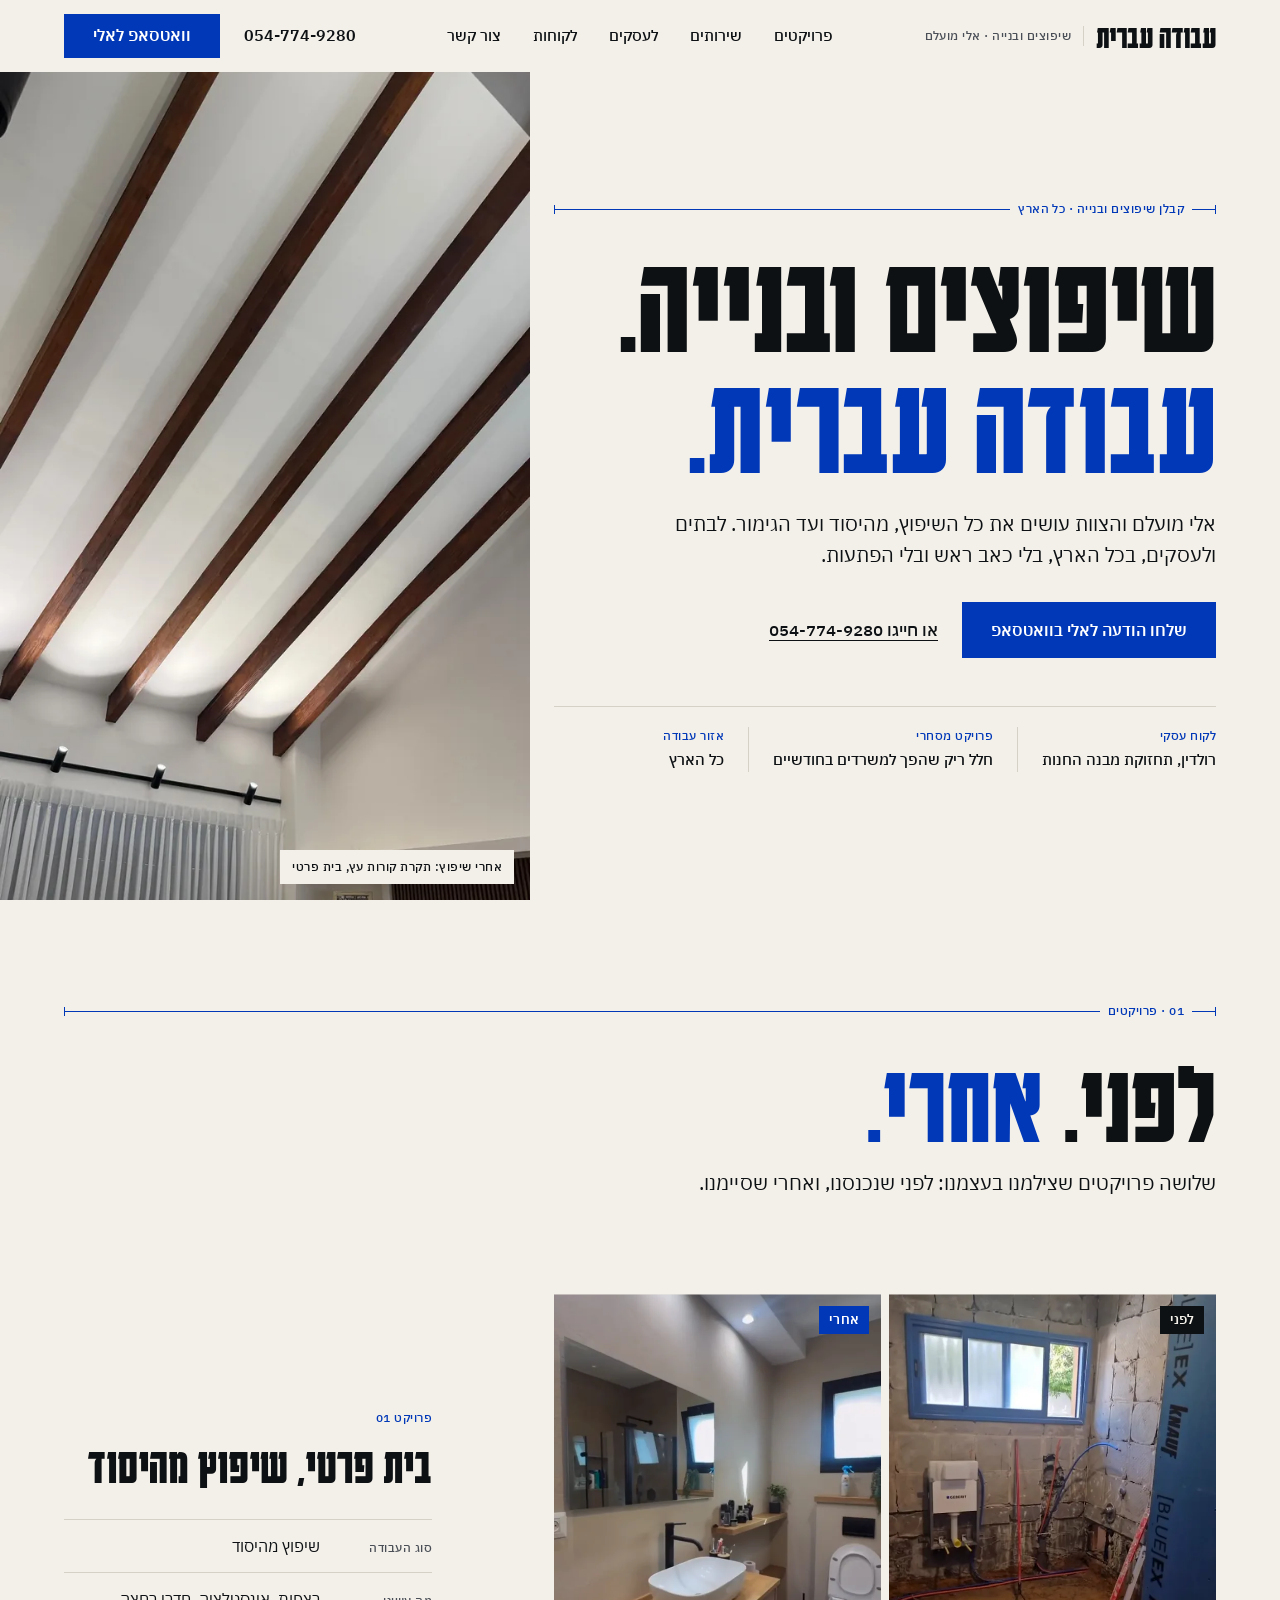
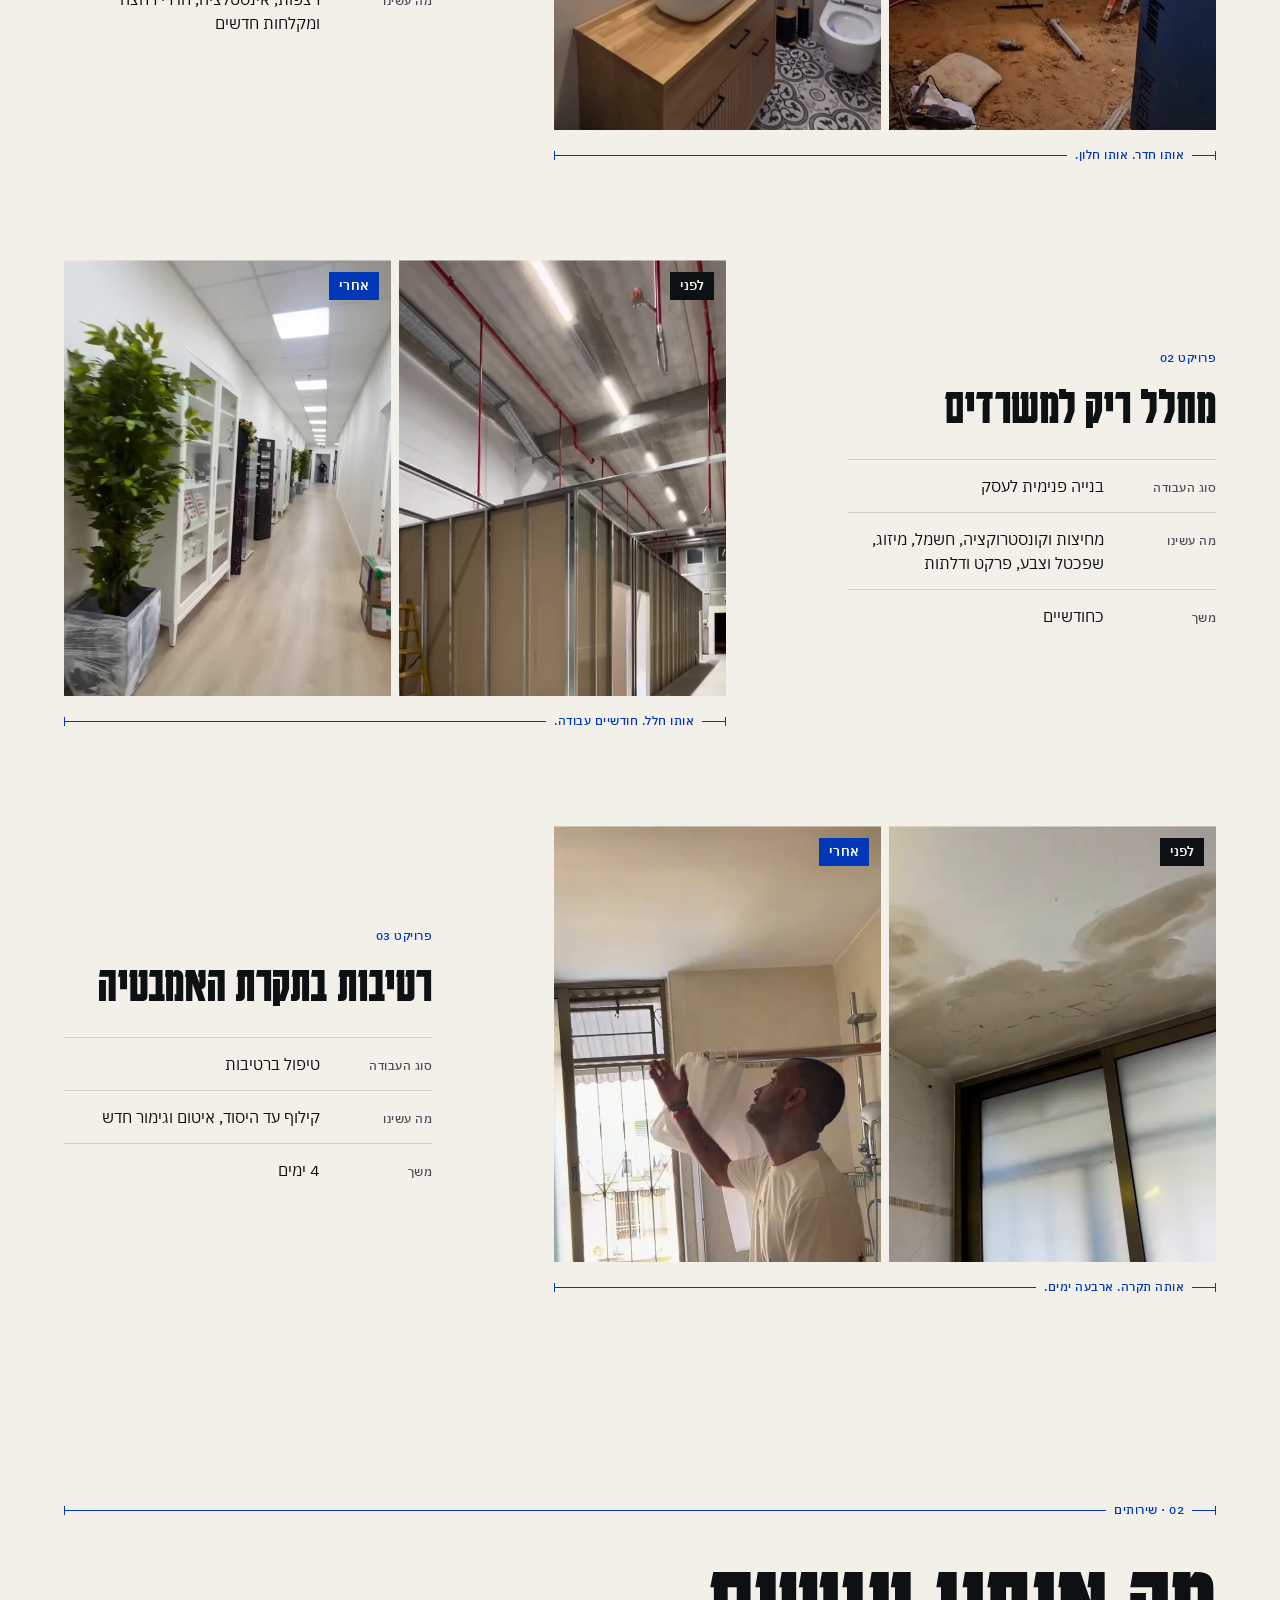
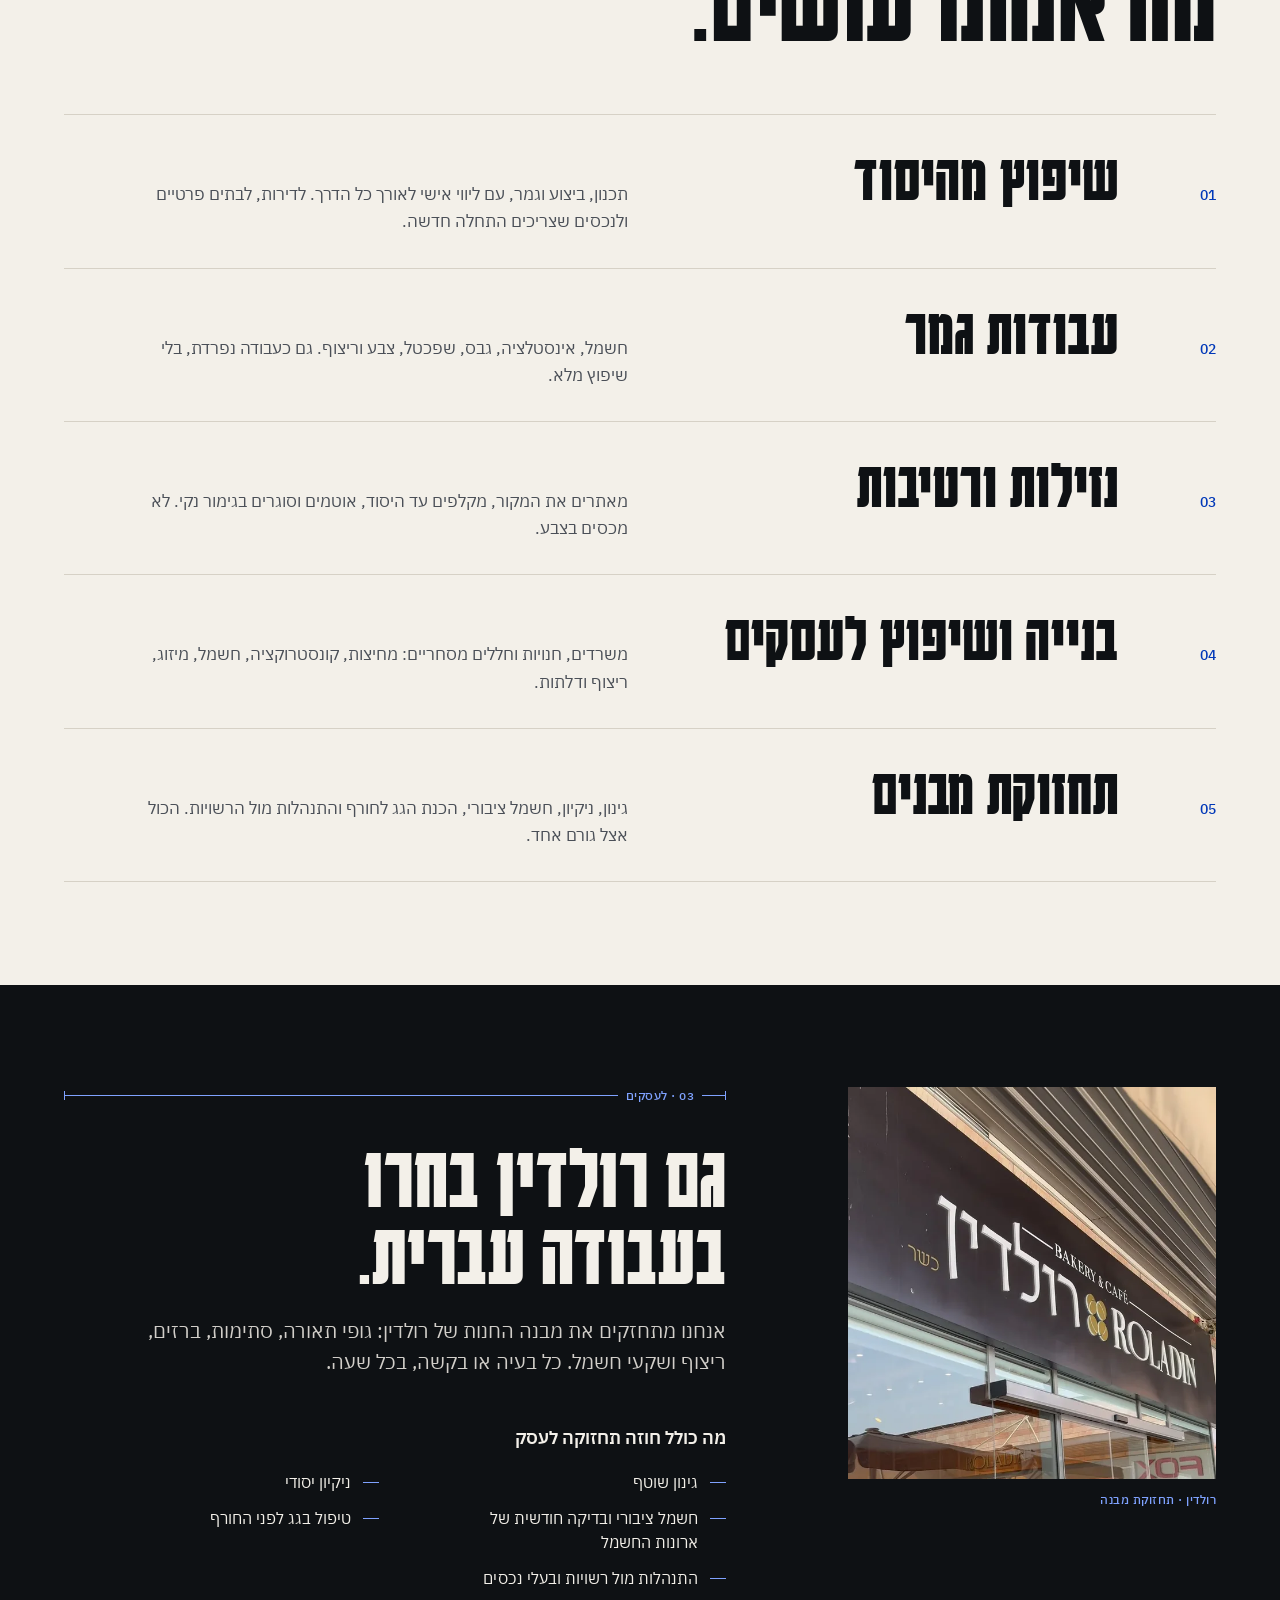
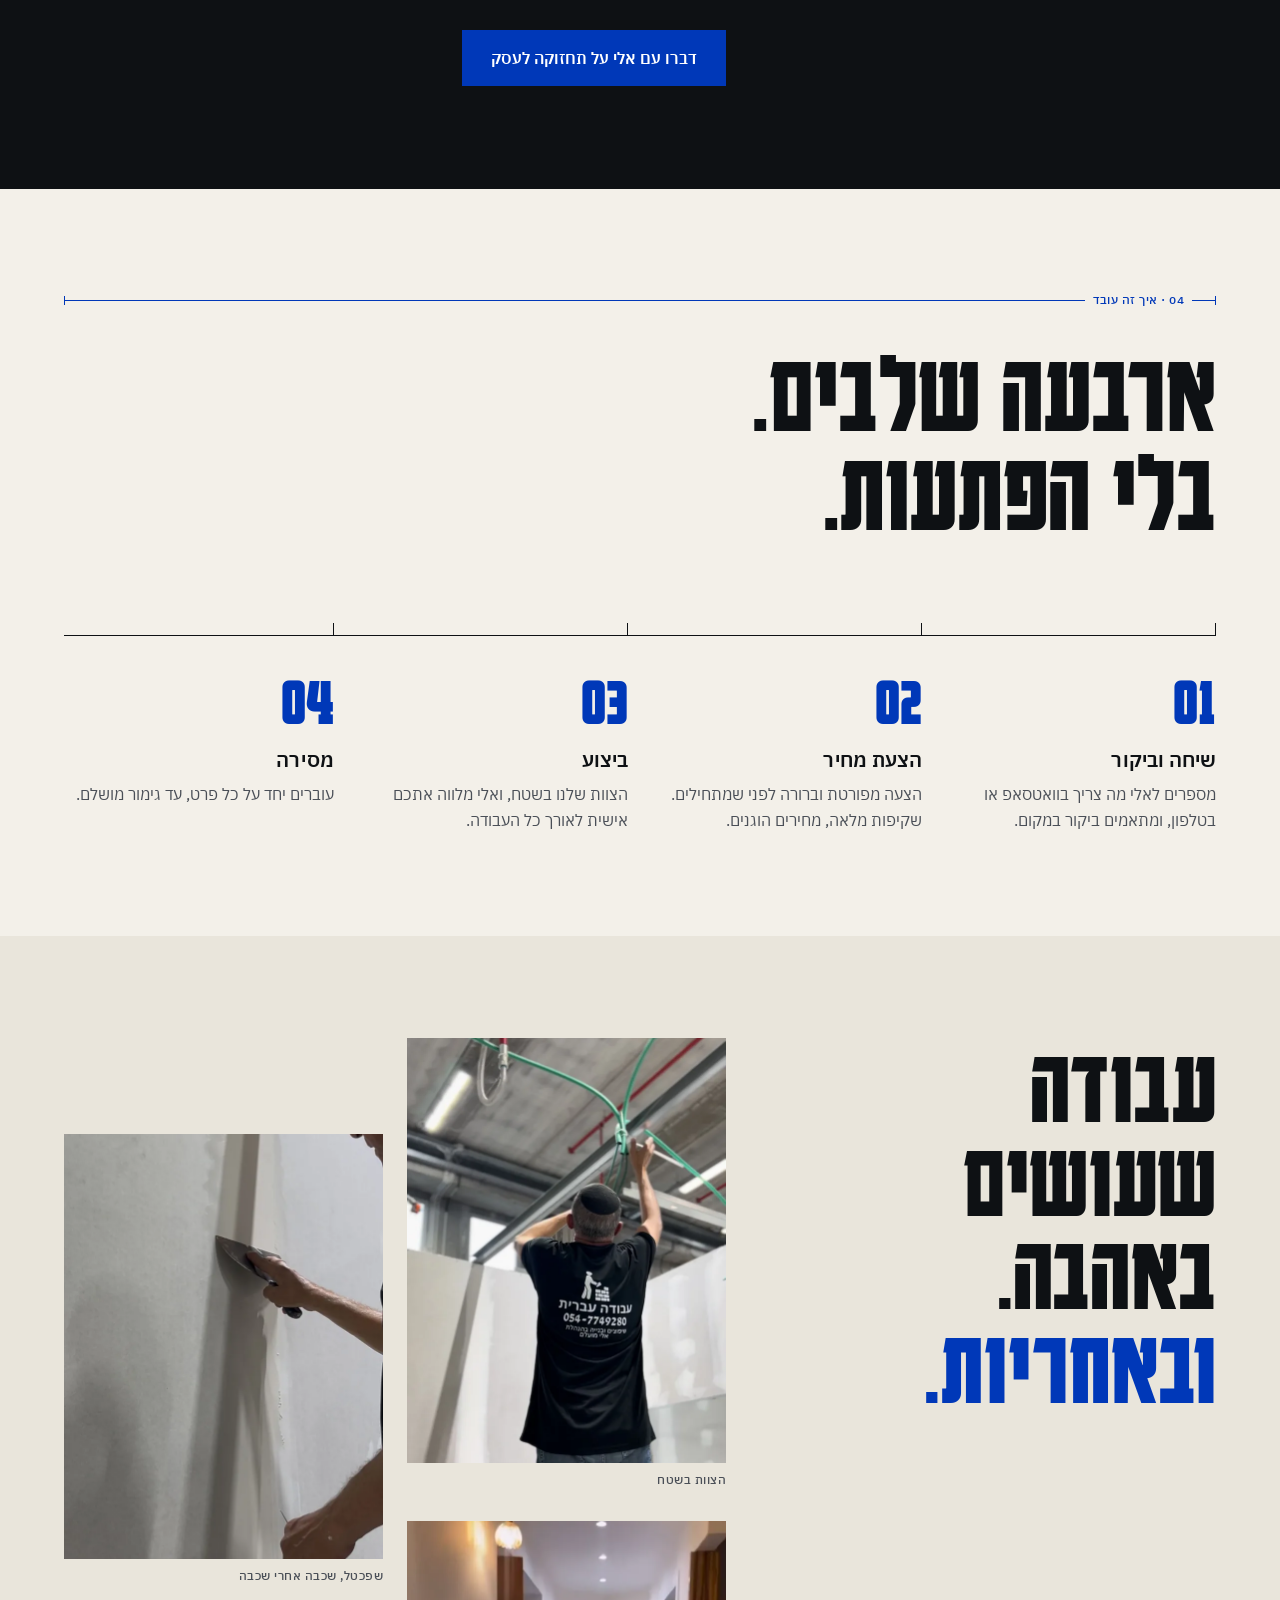
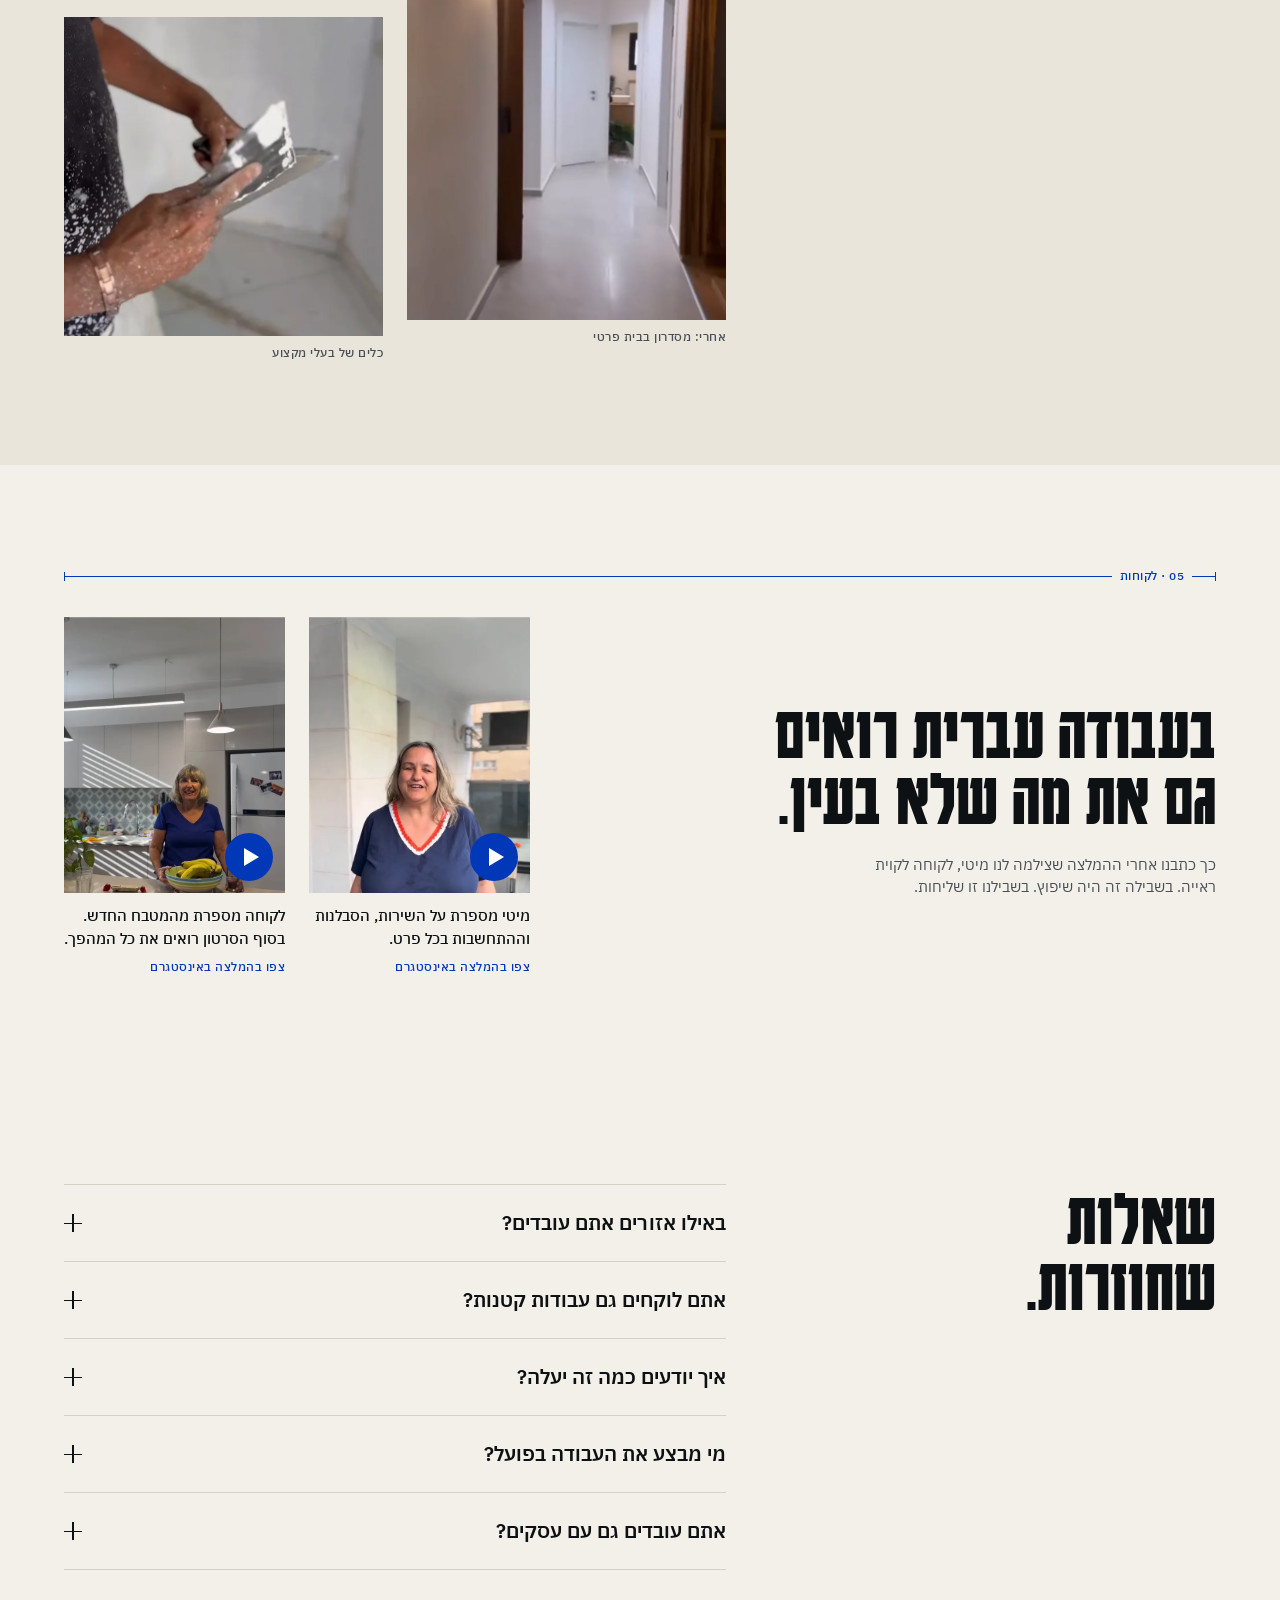
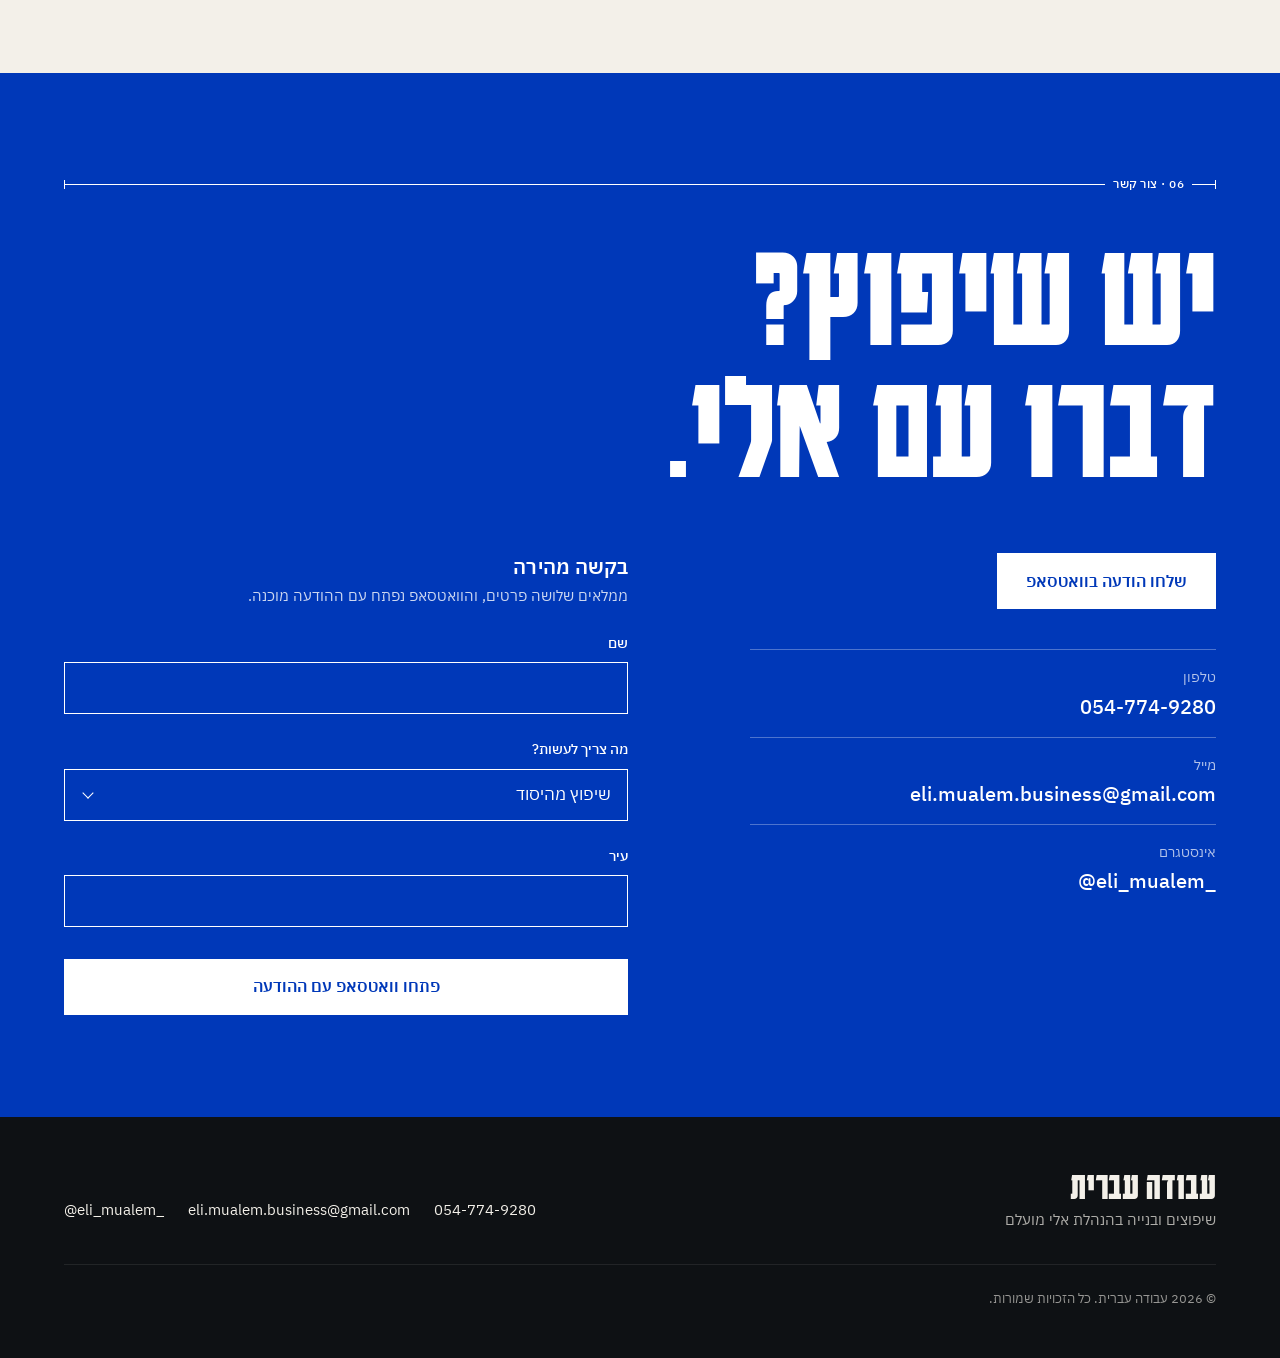
<file: sites/eli-mualem/index.html>
<!doctype html>
<html lang="he" dir="rtl">
<head>
<meta charset="utf-8">
<meta name="viewport" content="width=device-width, initial-scale=1">
<title>עבודה עברית | שיפוצים ובנייה, אלי מועלם</title>
<meta name="description" content="אלי מועלם והצוות: שיפוץ מהיסוד, עבודות גמר, טיפול ברטיבות ותחזוקת מבנים לעסקים. עבודה עברית, בכל הארץ. שלחו הודעה בוואטסאפ: 054-774-9280.">
<meta name="theme-color" content="#F3F0E9">
<meta property="og:title" content="עבודה עברית | שיפוצים ובנייה, אלי מועלם">
<meta property="og:description" content="אלי מועלם והצוות: שיפוץ מהיסוד, עבודות גמר, טיפול ברטיבות ותחזוקת מבנים לעסקים. עבודה עברית, בכל הארץ. שלחו הודעה בוואטסאפ: 054-774-9280.">
<meta property="og:type" content="website">
<meta property="og:locale" content="he_IL">
<meta property="og:image" content="assets/img/hero-beams-1200.webp">
<link rel="icon" href="data:image/svg+xml,%3Csvg xmlns='http://www.w3.org/2000/svg' viewBox='0 0 64 64'%3E%3Crect width='64' height='64' fill='%230038B8'/%3E%3Ctext x='32' y='47' font-family='Arial,Helvetica,sans-serif' font-weight='700' font-size='44' fill='%23FFFFFF' text-anchor='middle'%3E%D7%A2%3C/text%3E%3C/svg%3E">
<link rel="preload" href="assets/fonts/karantina-hebrew-700-normal.woff2" as="font" type="font/woff2" crossorigin>
<link rel="preload" href="assets/fonts/ibm-plex-sans-hebrew-hebrew-400-normal.woff2" as="font" type="font/woff2" crossorigin>
<link rel="stylesheet" href="assets/css/fonts.css">
<link rel="stylesheet" href="assets/css/styles.css">
<script>document.documentElement.classList.add('js');</script>
<script src="assets/js/main.js" defer></script>
<script type="application/ld+json">
{
  "@context": "https://schema.org",
  "@type": "GeneralContractor",
  "name": "עבודה עברית, אלי מועלם",
  "telephone": "+972-54-774-9280",
  "email": "eli.mualem.business@gmail.com",
  "areaServed": "IL",
  "sameAs": ["https://www.instagram.com/eli_mualem_/"]
}
</script>
</head>
<body>
<a class="skip-link" href="#main">דילוג לתוכן</a>

<header class="site-header" id="top">
  <div class="container site-header__inner">
    <a class="brand" href="#top">
      <span class="brand__mark">עבודה עברית</span>
      <span class="brand__rule" aria-hidden="true"></span>
      <span class="brand__desc label">שיפוצים ובנייה · אלי מועלם</span>
    </a>
    <nav class="site-nav" aria-label="ניווט ראשי">
      <ul>
        <li><a href="#projects">פרויקטים</a></li>
        <li><a href="#services">שירותים</a></li>
        <li><a href="#business">לעסקים</a></li>
        <li><a href="#customers">לקוחות</a></li>
        <li><a href="#contact">צור קשר</a></li>
      </ul>
    </nav>
    <div class="site-header__end">
      <a class="header-phone" href="tel:+972547749280"><bdi dir="ltr">054-774-9280</bdi></a>
      <a class="btn btn--primary btn--sm" href="https://wa.me/message/GBZJHR5WCKHVM1" target="_blank" rel="noopener">וואטסאפ לאלי</a>
    </div>
    <button class="menu-toggle" type="button" aria-expanded="false" aria-controls="mobile-menu">תפריט</button>
  </div>
</header>

<div class="mobile-menu" id="mobile-menu" hidden>
  <nav aria-label="ניווט במובייל">
    <ul class="mobile-menu__list">
      <li><a href="#projects">פרויקטים</a></li>
      <li><a href="#services">שירותים</a></li>
      <li><a href="#business">לעסקים</a></li>
      <li><a href="#customers">לקוחות</a></li>
      <li><a href="#contact">צור קשר</a></li>
    </ul>
  </nav>
  <div class="mobile-menu__end">
    <a class="mobile-menu__phone" href="tel:+972547749280"><bdi dir="ltr">054-774-9280</bdi></a>
    <a class="btn btn--primary btn--block" href="https://wa.me/message/GBZJHR5WCKHVM1" target="_blank" rel="noopener">וואטסאפ לאלי</a>
  </div>
</div>

<main id="main">

  <!-- 1. Hero -->
  <section class="hero" aria-labelledby="hero-title">
    <div class="container hero__grid">
      <div class="hero__text">
        <div class="dim hero__dim"><span class="dim__line"></span><span class="dim__label">קבלן שיפוצים ובנייה · כל הארץ</span></div>
        <h1 class="display hero__title" id="hero-title">
          <span class="line">שיפוצים ובנייה.</span>
          <span class="line is-blue">עבודה עברית.</span>
        </h1>
        <p class="lead hero__lead">אלי מועלם והצוות עושים את כל השיפוץ, מהיסוד ועד הגימור. לבתים ולעסקים, בכל הארץ, בלי כאב ראש ובלי הפתעות.</p>
        <div class="hero__cta">
          <a class="btn btn--primary" href="https://wa.me/message/GBZJHR5WCKHVM1" target="_blank" rel="noopener">שלחו הודעה לאלי בוואטסאפ</a>
          <a class="text-link" href="tel:+972547749280">או חייגו <bdi dir="ltr">054-774-9280</bdi></a>
        </div>
        <ul class="proof">
          <li><span class="label">לקוח עסקי</span><span class="proof__text">רולדין, תחזוקת מבנה החנות</span></li>
          <li><span class="label">פרויקט מסחרי</span><span class="proof__text">חלל ריק שהפך למשרדים בחודשיים</span></li>
          <li><span class="label">אזור עבודה</span><span class="proof__text">כל הארץ</span></li>
        </ul>
      </div>
      <figure class="hero__media">
        <img src="assets/img/hero-beams-1200.webp"
             srcset="assets/img/hero-beams-640.webp 640w, assets/img/hero-beams-1200.webp 1200w, assets/img/hero-beams-2000.webp 2000w"
             sizes="(min-width: 1024px) 42vw, 100vw"
             width="2000" height="3554" fetchpriority="high"
             alt="סלון אחרי שיפוץ: תקרה לבנה עם קורות עץ כהות">
        <figcaption class="hero__tag label">אחרי שיפוץ: תקרת קורות עץ, בית פרטי</figcaption>
      </figure>
    </div>
  </section>

  <!-- 2. Before / after -->
  <section class="section" id="projects" aria-labelledby="projects-title">
    <div class="container">
      <div class="dim"><span class="dim__line"></span><span class="dim__label">01 · פרויקטים</span></div>
      <h2 class="display h2-xl section-title" id="projects-title"><span class="line">לפני. <span class="is-blue">אחרי.</span></span></h2>
      <p class="lead section-lead section-lead--52">שלושה פרויקטים שצילמנו בעצמנו: לפני שנכנסנו, ואחרי שסיימנו.</p>

      <div class="projects">
        <article class="project">
          <div class="project__media">
            <div class="pair">
              <div class="shot wipe">
                <img src="assets/img/bath-before-720.webp" srcset="assets/img/bath-before-640.webp 640w, assets/img/bath-before-720.webp 720w" sizes="(min-width: 1024px) 380px, (min-width: 640px) 440px, calc(50vw - 24px)" width="720" height="1204" loading="lazy" decoding="async" style="object-position:center 40%" alt="חדר רחצה מפורק עד השלד לפני השיפוץ">
                <span class="shot__tag shot__tag--before">לפני</span>
              </div>
              <div class="shot wipe wipe--late">
                <img src="assets/img/vanity-720.webp" srcset="assets/img/vanity-640.webp 640w, assets/img/vanity-720.webp 720w" sizes="(min-width: 1024px) 380px, (min-width: 640px) 440px, calc(50vw - 24px)" width="720" height="1204" loading="lazy" decoding="async" style="object-position:center 55%" alt="אותו חדר רחצה אחרי: ארון עץ, כיור מונח וריצוף מצויר">
                <span class="shot__tag shot__tag--after">אחרי</span>
              </div>
            </div>
            <div class="dim project__dim"><span class="dim__line"></span><span class="dim__label">אותו חדר. אותו חלון.</span></div>
          </div>
          <div class="project__details">
            <p class="label is-blue">פרויקט 01</p>
            <h3 class="display project__title">בית פרטי, שיפוץ מהיסוד</h3>
            <dl class="specs">
              <div><dt>סוג העבודה</dt><dd>שיפוץ מהיסוד</dd></div>
              <div><dt>מה עשינו</dt><dd>רצפות, אינסטלציה, חדרי רחצה ומקלחות חדשים</dd></div>
            </dl>
          </div>
        </article>

        <article class="project project--mirror">
          <div class="project__media">
            <div class="pair">
              <div class="shot wipe">
                <img src="assets/img/office-before-720.webp" srcset="assets/img/office-before-640.webp 640w, assets/img/office-before-720.webp 720w" sizes="(min-width: 1024px) 380px, (min-width: 640px) 440px, calc(50vw - 24px)" width="720" height="768" loading="lazy" decoding="async" style="object-position:center" alt="אולם תעשייתי ריק עם שלד מחיצות גבס">
                <span class="shot__tag shot__tag--before">לפני</span>
              </div>
              <div class="shot wipe wipe--late">
                <img src="assets/img/office-after-720.webp" srcset="assets/img/office-after-640.webp 640w, assets/img/office-after-720.webp 720w" sizes="(min-width: 1024px) 380px, (min-width: 640px) 440px, calc(50vw - 24px)" width="720" height="1280" loading="lazy" decoding="async" style="object-position:center 45%" alt="מסדרון משרדים גמור עם פרקט ותאורה">
                <span class="shot__tag shot__tag--after">אחרי</span>
              </div>
            </div>
            <div class="dim project__dim"><span class="dim__line"></span><span class="dim__label">אותו חלל. חודשיים עבודה.</span></div>
          </div>
          <div class="project__details">
            <p class="label is-blue">פרויקט 02</p>
            <h3 class="display project__title">מחלל ריק למשרדים</h3>
            <dl class="specs">
              <div><dt>סוג העבודה</dt><dd>בנייה פנימית לעסק</dd></div>
              <div><dt>מה עשינו</dt><dd>מחיצות וקונסטרוקציה, חשמל, מיזוג, שפכטל וצבע, פרקט ודלתות</dd></div>
              <div><dt>משך</dt><dd>כחודשיים</dd></div>
            </dl>
          </div>
        </article>

        <article class="project">
          <div class="project__media">
            <div class="pair">
              <div class="shot wipe">
                <img src="assets/img/damp-before-720.webp" srcset="assets/img/damp-before-640.webp 640w, assets/img/damp-before-720.webp 720w" sizes="(min-width: 1024px) 380px, (min-width: 640px) 440px, calc(50vw - 24px)" width="720" height="1280" loading="lazy" decoding="async" style="object-position:center 35%" alt="כתמי רטיבות בתקרת אמבטיה">
                <span class="shot__tag shot__tag--before">לפני</span>
              </div>
              <div class="shot wipe wipe--late">
                <img src="assets/img/damp-after-720.webp" srcset="assets/img/damp-after-640.webp 640w, assets/img/damp-after-720.webp 720w" sizes="(min-width: 1024px) 380px, (min-width: 640px) 440px, calc(50vw - 24px)" width="720" height="921" loading="lazy" decoding="async" style="object-position:center 30%" alt="אותה תקרה אחרי הטיפול, נקייה וצבועה">
                <span class="shot__tag shot__tag--after">אחרי</span>
              </div>
            </div>
            <div class="dim project__dim"><span class="dim__line"></span><span class="dim__label">אותה תקרה. ארבעה ימים.</span></div>
          </div>
          <div class="project__details">
            <p class="label is-blue">פרויקט 03</p>
            <h3 class="display project__title">רטיבות בתקרת האמבטיה</h3>
            <dl class="specs">
              <div><dt>סוג העבודה</dt><dd>טיפול ברטיבות</dd></div>
              <div><dt>מה עשינו</dt><dd>קילוף עד היסוד, איטום וגימור חדש</dd></div>
              <div><dt>משך</dt><dd>4 ימים</dd></div>
            </dl>
          </div>
        </article>
      </div>
    </div>
  </section>

  <!-- 3. Services -->
  <section class="section" id="services" aria-labelledby="services-title">
    <div class="container">
      <div class="dim"><span class="dim__line"></span><span class="dim__label">02 · שירותים</span></div>
      <h2 class="display h2-xl section-title" id="services-title"><span class="line">מה אנחנו עושים.</span></h2>
      <ol class="services">
        <li class="service">
          <span class="service__num">01</span>
          <h3 class="display service__title">שיפוץ מהיסוד</h3>
          <p class="service__desc">תכנון, ביצוע וגמר, עם ליווי אישי לאורך כל הדרך. לדירות, לבתים פרטיים ולנכסים שצריכים התחלה חדשה.</p>
        </li>
        <li class="service">
          <span class="service__num">02</span>
          <h3 class="display service__title">עבודות גמר</h3>
          <p class="service__desc">חשמל, אינסטלציה, גבס, שפכטל, צבע וריצוף. גם כעבודה נפרדת, בלי שיפוץ מלא.</p>
        </li>
        <li class="service">
          <span class="service__num">03</span>
          <h3 class="display service__title">נזילות ורטיבות</h3>
          <p class="service__desc">מאתרים את המקור, מקלפים עד היסוד, אוטמים וסוגרים בגימור נקי. לא מכסים בצבע.</p>
        </li>
        <li class="service">
          <span class="service__num">04</span>
          <h3 class="display service__title">בנייה ושיפוץ לעסקים</h3>
          <p class="service__desc">משרדים, חנויות וחללים מסחריים: מחיצות, קונסטרוקציה, חשמל, מיזוג, ריצוף ודלתות.</p>
        </li>
        <li class="service">
          <span class="service__num">05</span>
          <h3 class="display service__title">תחזוקת מבנים</h3>
          <p class="service__desc">גינון, ניקיון, חשמל ציבורי, הכנת הגג לחורף והתנהלות מול הרשויות. הכול אצל גורם אחד.</p>
        </li>
      </ol>
    </div>
  </section>

  <!-- 4. For businesses -->
  <section class="section section--ink" id="business" aria-labelledby="business-title">
    <div class="container biz">
      <figure class="biz__media">
        <div class="shot shot--roladin wipe">
          <img src="assets/img/roladin-720.webp" srcset="assets/img/roladin-640.webp 640w, assets/img/roladin-720.webp 720w" sizes="(min-width: 640px) 420px, calc(100vw - 40px)" width="720" height="768" loading="lazy" decoding="async" alt="חזית חנות רולדין">
        </div>
        <figcaption class="label biz__caption">רולדין · תחזוקת מבנה</figcaption>
      </figure>
      <div class="biz__text">
        <div class="dim"><span class="dim__line"></span><span class="dim__label">03 · לעסקים</span></div>
        <h2 class="display biz__title section-title" id="business-title"><span class="line">גם רולדין בחרו</span><span class="line">בעבודה עברית.</span></h2>
        <p class="lead biz__lead">אנחנו מתחזקים את מבנה החנות של רולדין: גופי תאורה, סתימות, ברזים, ריצוף ושקעי חשמל. כל בעיה או בקשה, בכל שעה.</p>
        <div class="biz__contract">
          <h3 class="biz__h3">מה כולל חוזה תחזוקה לעסק</h3>
          <ul class="ticks">
            <li>גינון שוטף</li>
            <li>ניקיון יסודי</li>
            <li>חשמל ציבורי ובדיקה חודשית של ארונות החשמל</li>
            <li>טיפול בגג לפני החורף</li>
            <li>התנהלות מול רשויות ובעלי נכסים</li>
          </ul>
          <a class="btn btn--primary btn--on-ink biz__btn" href="https://wa.me/message/GBZJHR5WCKHVM1" target="_blank" rel="noopener">דברו עם אלי על תחזוקה לעסק</a>
        </div>
      </div>
    </div>
  </section>

  <!-- 5. Process -->
  <section class="section" aria-labelledby="process-title">
    <div class="container">
      <div class="dim"><span class="dim__line"></span><span class="dim__label">04 · איך זה עובד</span></div>
      <h2 class="display h2-xl section-title" id="process-title"><span class="line">ארבעה שלבים.</span><span class="line">בלי הפתעות.</span></h2>
      <ol class="steps">
        <li class="step">
          <span class="step__num display" aria-hidden="true">01</span>
          <h3 class="step__title">שיחה וביקור</h3>
          <p class="step__text">מספרים לאלי מה צריך בוואטסאפ או בטלפון, ומתאמים ביקור במקום.</p>
        </li>
        <li class="step">
          <span class="step__num display" aria-hidden="true">02</span>
          <h3 class="step__title">הצעת מחיר</h3>
          <p class="step__text">הצעה מפורטת וברורה לפני שמתחילים. שקיפות מלאה, מחירים הוגנים.</p>
        </li>
        <li class="step">
          <span class="step__num display" aria-hidden="true">03</span>
          <h3 class="step__title">ביצוע</h3>
          <p class="step__text">הצוות שלנו בשטח, ואלי מלווה אתכם אישית לאורך כל העבודה.</p>
        </li>
        <li class="step">
          <span class="step__num display" aria-hidden="true">04</span>
          <h3 class="step__title">מסירה</h3>
          <p class="step__text">עוברים יחד על כל פרט, עד גימור מושלם.</p>
        </li>
      </ol>
    </div>
  </section>

  <!-- 6. Craft band -->
  <section class="section section--alt" aria-labelledby="craft-title">
    <div class="container craft">
      <div class="craft__statement">
        <h2 class="display craft__title" id="craft-title"><span class="line">עבודה</span><span class="line">שעושים</span><span class="line">באהבה.</span><span class="line is-blue">ובאחריות.</span></h2>
      </div>
      <div class="collage">
        <div class="collage__col">
          <figure class="collage__item">
            <div class="shot wipe" style="aspect-ratio:3/4">
              <img src="assets/img/team-shirt-640.webp" srcset="assets/img/team-shirt-640.webp 640w, assets/img/team-shirt-1200.webp 1200w, assets/img/team-shirt-1320.webp 1320w" sizes="(min-width: 1024px) 370px, (min-width: 640px) 440px, calc(50vw - 26px)" width="1320" height="2348" loading="lazy" decoding="async" style="object-position:center 30%" alt="איש צוות בחולצת עבודה עברית מתקין תשתית בתקרה">
            </div>
            <figcaption class="label collage__cap">הצוות בשטח</figcaption>
          </figure>
          <figure class="collage__item">
            <div class="shot wipe" style="aspect-ratio:4/5">
              <img src="assets/img/hallway-720.webp" srcset="assets/img/hallway-640.webp 640w, assets/img/hallway-720.webp 720w" sizes="(min-width: 1024px) 370px, (min-width: 640px) 440px, calc(50vw - 26px)" width="720" height="1204" loading="lazy" decoding="async" alt="מסדרון בבית פרטי אחרי שיפוץ">
            </div>
            <figcaption class="label collage__cap">אחרי: מסדרון בבית פרטי</figcaption>
          </figure>
        </div>
        <div class="collage__col collage__col--offset">
          <figure class="collage__item">
            <div class="shot wipe" style="aspect-ratio:3/4">
              <img src="assets/img/craft-plaster-640.webp" srcset="assets/img/craft-plaster-640.webp 640w, assets/img/craft-plaster-1200.webp 1200w, assets/img/craft-plaster-1320.webp 1320w" sizes="(min-width: 1024px) 370px, (min-width: 640px) 440px, calc(50vw - 26px)" width="1320" height="2348" loading="lazy" decoding="async" alt="יד מורחת שפכטל על קיר">
            </div>
            <figcaption class="label collage__cap">שפכטל, שכבה אחרי שכבה</figcaption>
          </figure>
          <figure class="collage__item">
            <div class="shot wipe" style="aspect-ratio:1/1">
              <img src="assets/img/trowel-720.webp" srcset="assets/img/trowel-640.webp 640w, assets/img/trowel-720.webp 720w" sizes="(min-width: 1024px) 370px, (min-width: 640px) 440px, calc(50vw - 26px)" width="720" height="1280" loading="lazy" decoding="async" style="object-position:center 60%" alt="ידיים מחזיקות מלג׳ ומגש טיח">
            </div>
            <figcaption class="label collage__cap">כלים של בעלי מקצוע</figcaption>
          </figure>
        </div>
      </div>
    </div>
  </section>

  <!-- 7. Customers -->
  <section class="section" id="customers" aria-labelledby="customers-title">
    <div class="container">
      <div class="dim"><span class="dim__line"></span><span class="dim__label">05 · לקוחות</span></div>
      <div class="customers">
        <div class="customers__quote">
          <h2 class="display customers__title" id="customers-title">בעבודה עברית רואים גם את מה שלא בעין.</h2>
          <p class="customers__note">כך כתבנו אחרי ההמלצה שצילמה לנו מיטי, לקוחה לקוית ראייה. בשבילה זה היה שיפוץ. בשבילנו זו שליחות.</p>
        </div>
        <div class="videos">
          <a class="video" href="https://www.instagram.com/reel/DKreQvEMrpu/" target="_blank" rel="noopener">
            <span class="shot wipe video__poster">
              <img src="assets/img/testimonial-miti-720.webp" srcset="assets/img/testimonial-miti-640.webp 640w, assets/img/testimonial-miti-720.webp 720w" sizes="(min-width: 1024px) 270px, (min-width: 640px) 440px, calc(50vw - 26px)" width="720" height="806" loading="lazy" decoding="async" alt="מיטי, לקוחה, מצולמת במרפסת ביתה">
              <span class="video__play" aria-hidden="true"></span>
            </span>
            <span class="video__text">מיטי מספרת על השירות, הסבלנות וההתחשבות בכל פרט.</span>
            <span class="label video__cta">צפו בהמלצה באינסטגרם</span>
          </a>
          <a class="video" href="https://www.instagram.com/reel/DdRNa7LMDyl/" target="_blank" rel="noopener">
            <span class="shot wipe wipe--late video__poster">
              <img src="assets/img/testimonial-kitchen-720.webp" srcset="assets/img/testimonial-kitchen-640.webp 640w, assets/img/testimonial-kitchen-720.webp 720w" sizes="(min-width: 1024px) 270px, (min-width: 640px) 440px, calc(50vw - 26px)" width="720" height="896" loading="lazy" decoding="async" alt="לקוחה במטבח המשופץ שלה">
              <span class="video__play" aria-hidden="true"></span>
            </span>
            <span class="video__text">לקוחה מספרת מהמטבח החדש. בסוף הסרטון רואים את כל המהפך.</span>
            <span class="label video__cta">צפו בהמלצה באינסטגרם</span>
          </a>
        </div>
      </div>
    </div>
  </section>

  <!-- 8. FAQ -->
  <section class="section" aria-labelledby="faq-title">
    <div class="container faq">
      <h2 class="display faq__title" id="faq-title"><span class="line">שאלות</span><span class="line">שחוזרות.</span></h2>
      <div class="faq__list">
        <details>
          <summary><span>באילו אזורים אתם עובדים?</span><span class="faq__plus" aria-hidden="true"></span></summary>
          <p>בכל הארץ. שלחו הודעה עם המיקום וסוג העבודה, ואלי יחזור אליכם.</p>
        </details>
        <details>
          <summary><span>אתם לוקחים גם עבודות קטנות?</span><span class="faq__plus" aria-hidden="true"></span></summary>
          <p>כן. מתיקון נזילה או צביעה ועד שיפוץ מהיסוד.</p>
        </details>
        <details>
          <summary><span>איך יודעים כמה זה יעלה?</span><span class="faq__plus" aria-hidden="true"></span></summary>
          <p>מקבלים הצעת מחיר מפורטת וברורה לפני שמתחילים. שקיפות מלאה ומחירים הוגנים, בלי הפתעות באמצע.</p>
        </details>
        <details>
          <summary><span>מי מבצע את העבודה בפועל?</span><span class="faq__plus" aria-hidden="true"></span></summary>
          <p>הצוות של עבודה עברית, בהנהלת אלי מועלם. אלי מלווה כל פרויקט אישית.</p>
        </details>
        <details>
          <summary><span>אתם עובדים גם עם עסקים?</span><span class="faq__plus" aria-hidden="true"></span></summary>
          <p>כן. בנייה ושיפוץ של משרדים וחנויות, וגם חוזי תחזוקה שוטפת למבנים מסחריים.</p>
        </details>
      </div>
    </div>
  </section>

  <!-- 9. Contact -->
  <section class="section section--blue" id="contact" aria-labelledby="contact-title">
    <div class="container">
      <div class="dim"><span class="dim__line"></span><span class="dim__label">06 · צור קשר</span></div>
      <h2 class="display contact__title section-title" id="contact-title"><span class="line">יש שיפוץ?</span><span class="line">דברו עם אלי.</span></h2>
      <div class="contact">
        <div class="contact__direct">
          <a class="btn btn--white" href="https://wa.me/message/GBZJHR5WCKHVM1" target="_blank" rel="noopener">שלחו הודעה בוואטסאפ</a>
          <ul class="contact__rows">
            <li><span class="contact__label">טלפון</span><a class="contact__value" href="tel:+972547749280"><bdi dir="ltr">054-774-9280</bdi></a></li>
            <li><span class="contact__label">מייל</span><a class="contact__value" href="mailto:eli.mualem.business@gmail.com"><bdi dir="ltr">eli.mualem.business@gmail.com</bdi></a></li>
            <li><span class="contact__label">אינסטגרם</span><a class="contact__value" href="https://www.instagram.com/eli_mualem_/" target="_blank" rel="noopener"><bdi dir="ltr">@eli_mualem_</bdi></a></li>
          </ul>
        </div>
        <form class="quick-form" id="quick-form" novalidate>
          <h3 class="quick-form__title">בקשה מהירה</h3>
          <p class="quick-form__sub">ממלאים שלושה פרטים, והוואטסאפ נפתח עם ההודעה מוכנה.</p>
          <div class="field">
            <label for="f-name">שם</label>
            <input id="f-name" name="name" type="text" required autocomplete="name" aria-describedby="f-name-error">
            <p class="field__error" id="f-name-error" aria-live="polite"></p>
          </div>
          <div class="field">
            <label for="f-type">מה צריך לעשות?</label>
            <div class="select">
              <select id="f-type" name="type">
                <option>שיפוץ מהיסוד</option>
                <option>עבודות גמר</option>
                <option>נזילה או רטיבות</option>
                <option>בנייה או שיפוץ לעסק</option>
                <option>תחזוקה שוטפת לעסק</option>
                <option>משהו אחר</option>
              </select>
            </div>
          </div>
          <div class="field">
            <label for="f-city">עיר</label>
            <input id="f-city" name="city" type="text" autocomplete="address-level2">
          </div>
          <button class="btn btn--white btn--block" type="submit">פתחו וואטסאפ עם ההודעה</button>
        </form>
      </div>
    </div>
  </section>
</main>

<footer class="site-footer">
  <div class="container">
    <div class="site-footer__row">
      <div>
        <p class="site-footer__mark">עבודה עברית</p>
        <p class="site-footer__sub">שיפוצים ובנייה בהנהלת אלי מועלם</p>
      </div>
      <ul class="site-footer__links">
        <li><a href="tel:+972547749280"><bdi dir="ltr">054-774-9280</bdi></a></li>
        <li><a href="mailto:eli.mualem.business@gmail.com"><bdi dir="ltr">eli.mualem.business@gmail.com</bdi></a></li>
        <li><a href="https://www.instagram.com/eli_mualem_/" target="_blank" rel="noopener"><bdi dir="ltr">@eli_mualem_</bdi></a></li>
      </ul>
    </div>
    <p class="site-footer__legal">© 2026 עבודה עברית. כל הזכויות שמורות.</p>
  </div>
</footer>

<div class="sticky-bar" id="sticky-bar">
  <a class="btn btn--primary sticky-bar__main" href="https://wa.me/message/GBZJHR5WCKHVM1" target="_blank" rel="noopener">וואטסאפ לאלי</a>
  <a class="btn btn--secondary sticky-bar__call" href="tel:+972547749280">חיוג</a>
</div>
</body>
</html>
</file>
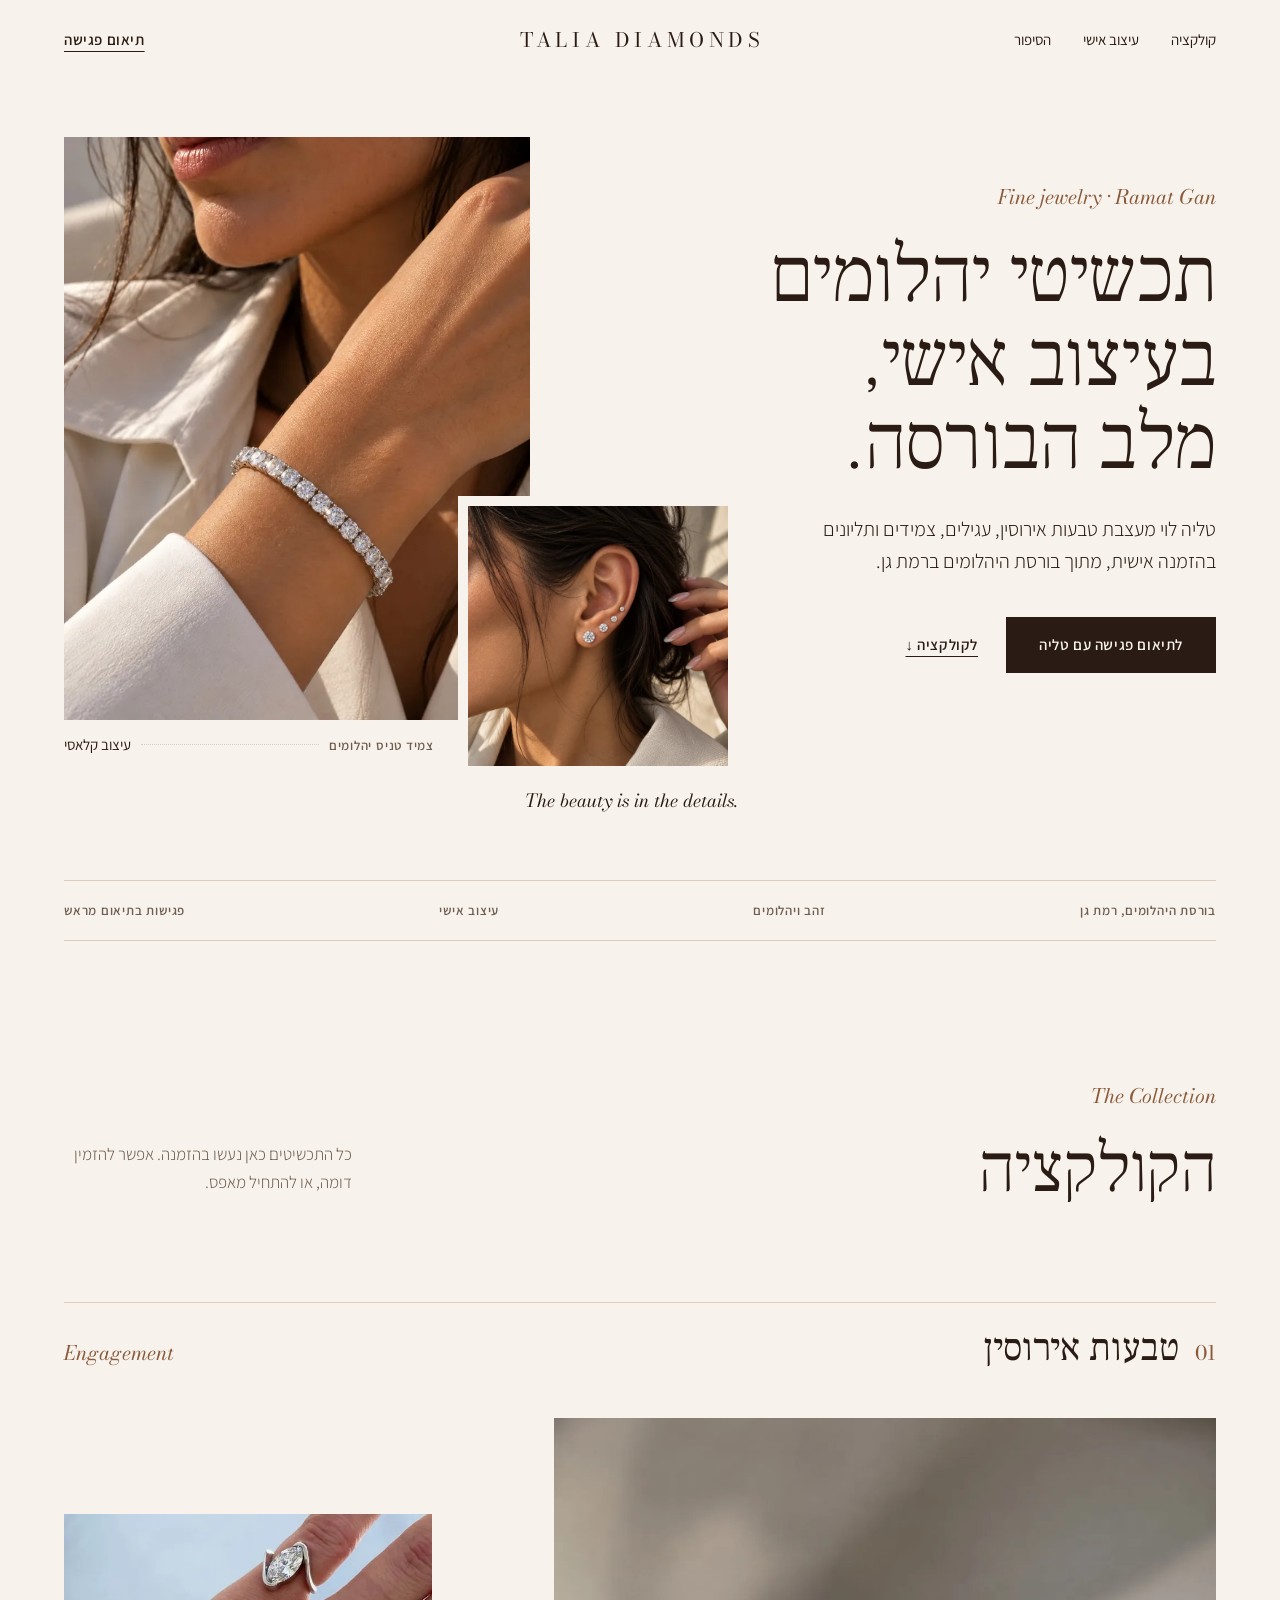
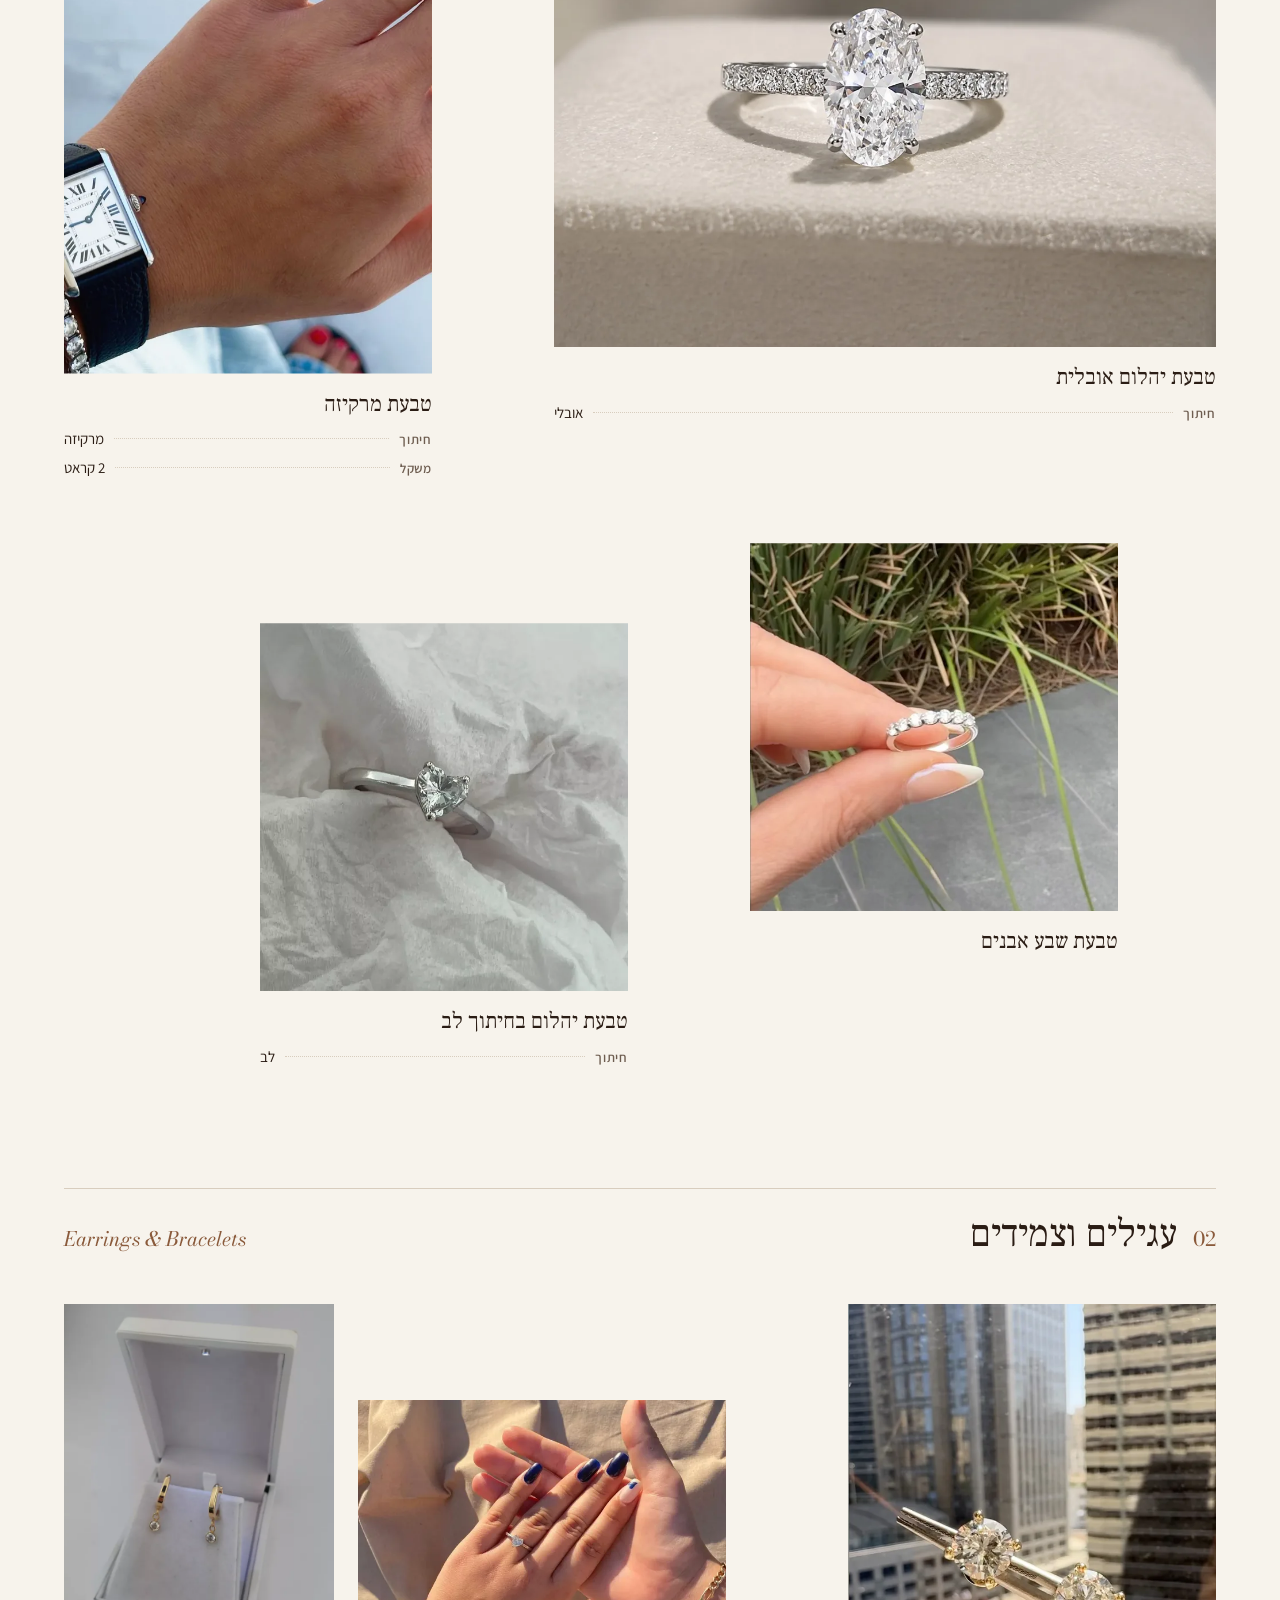
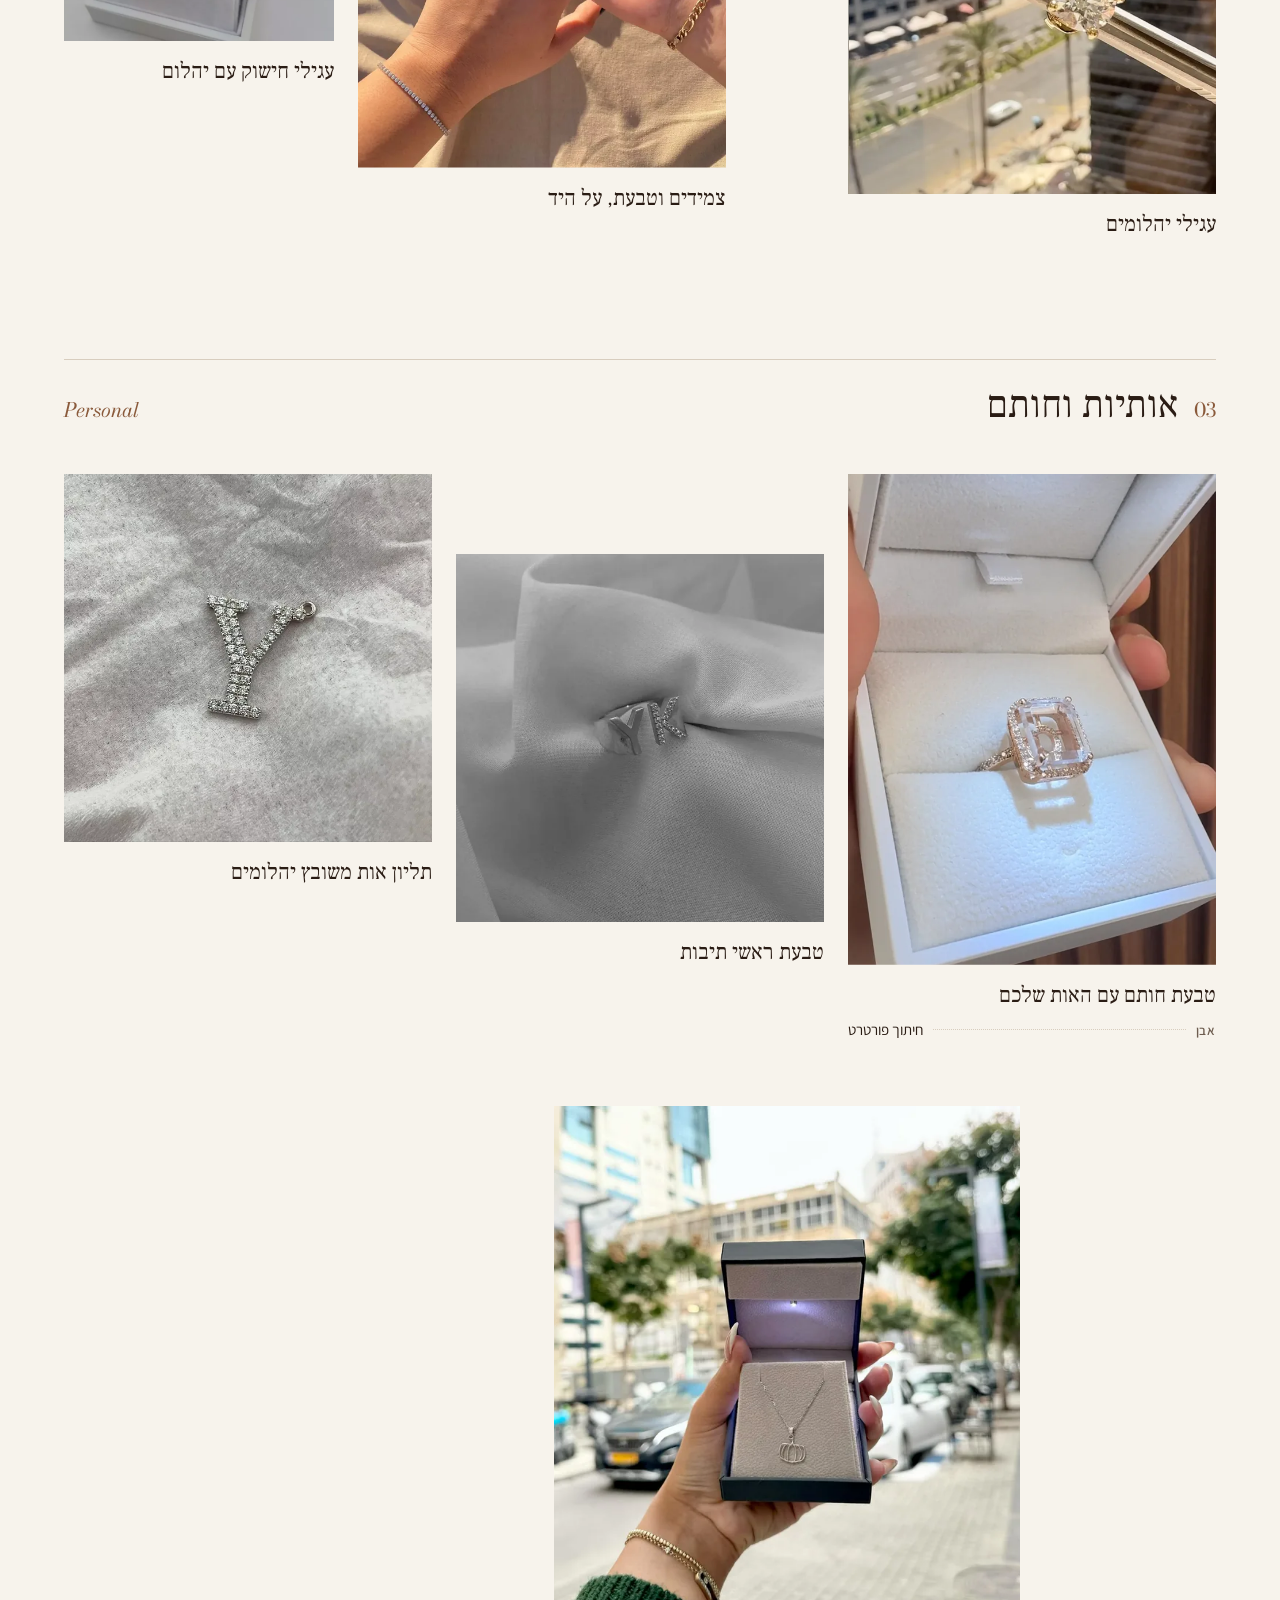
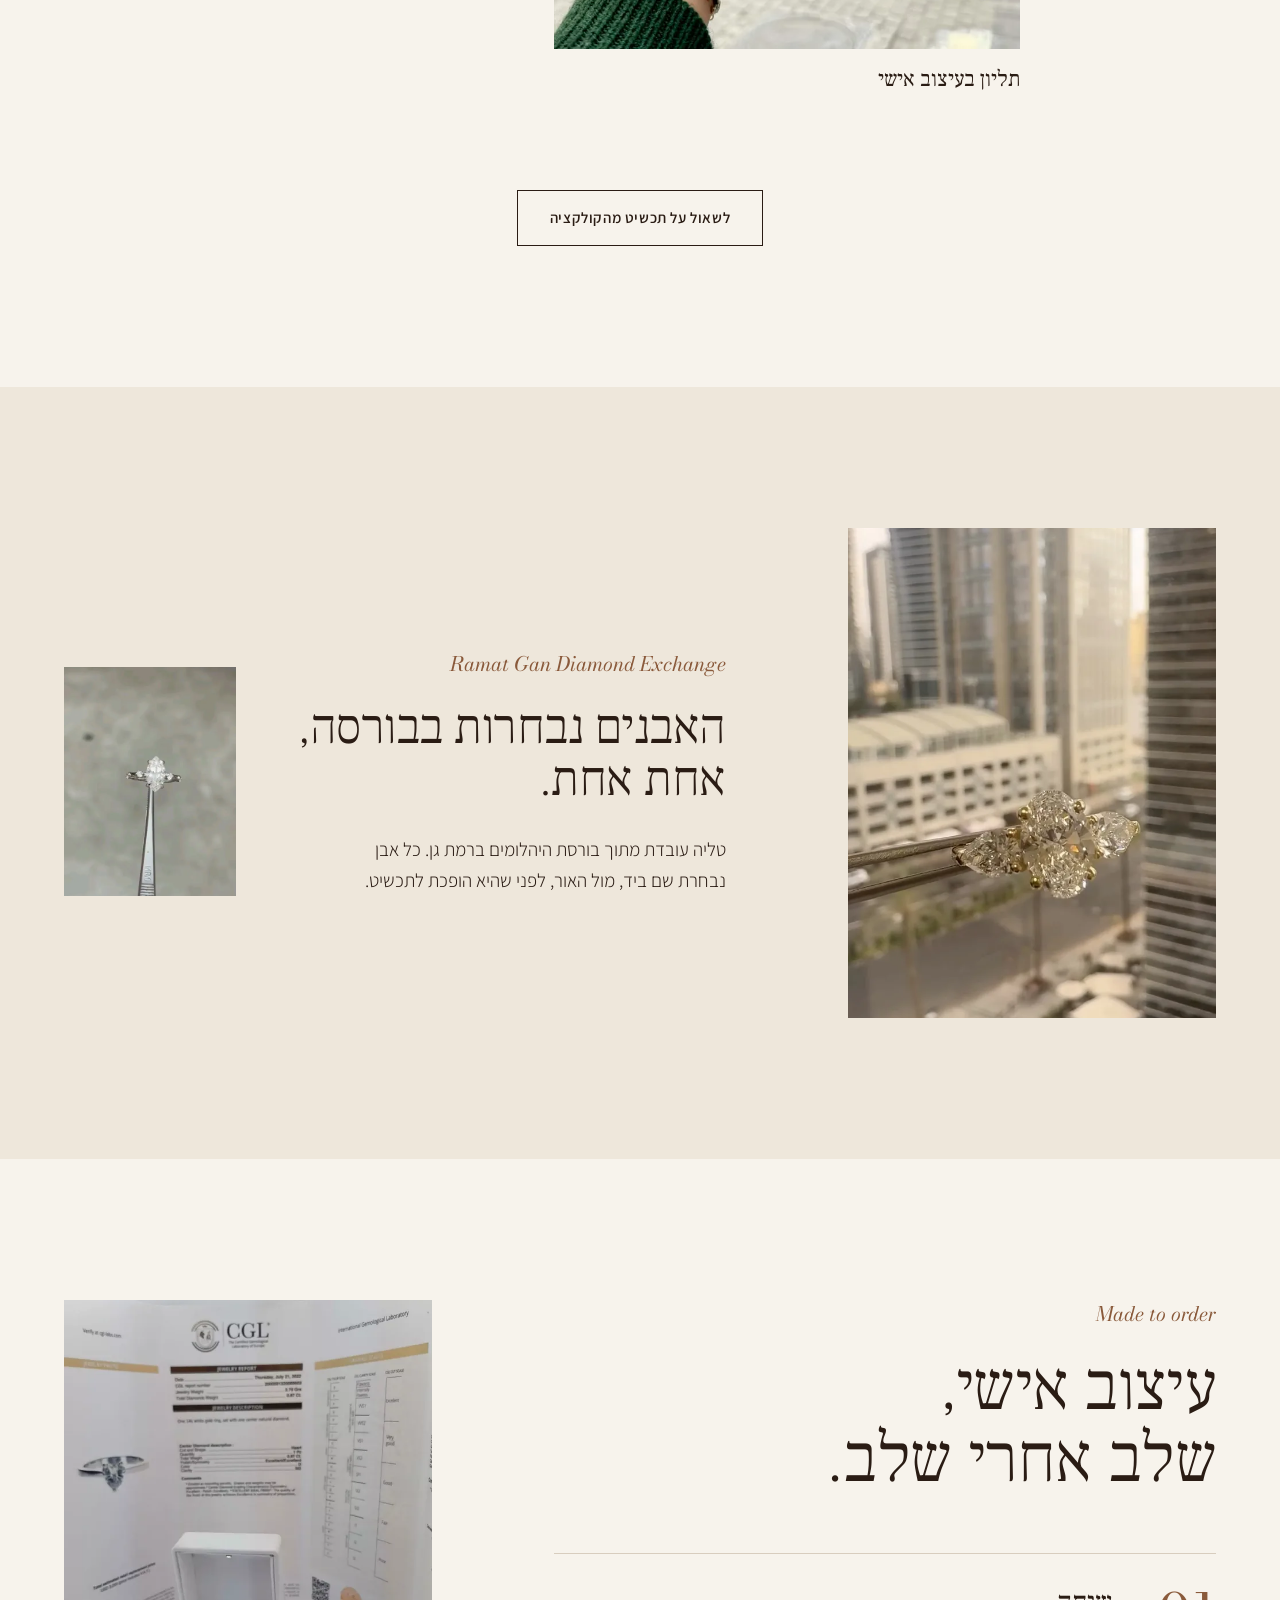
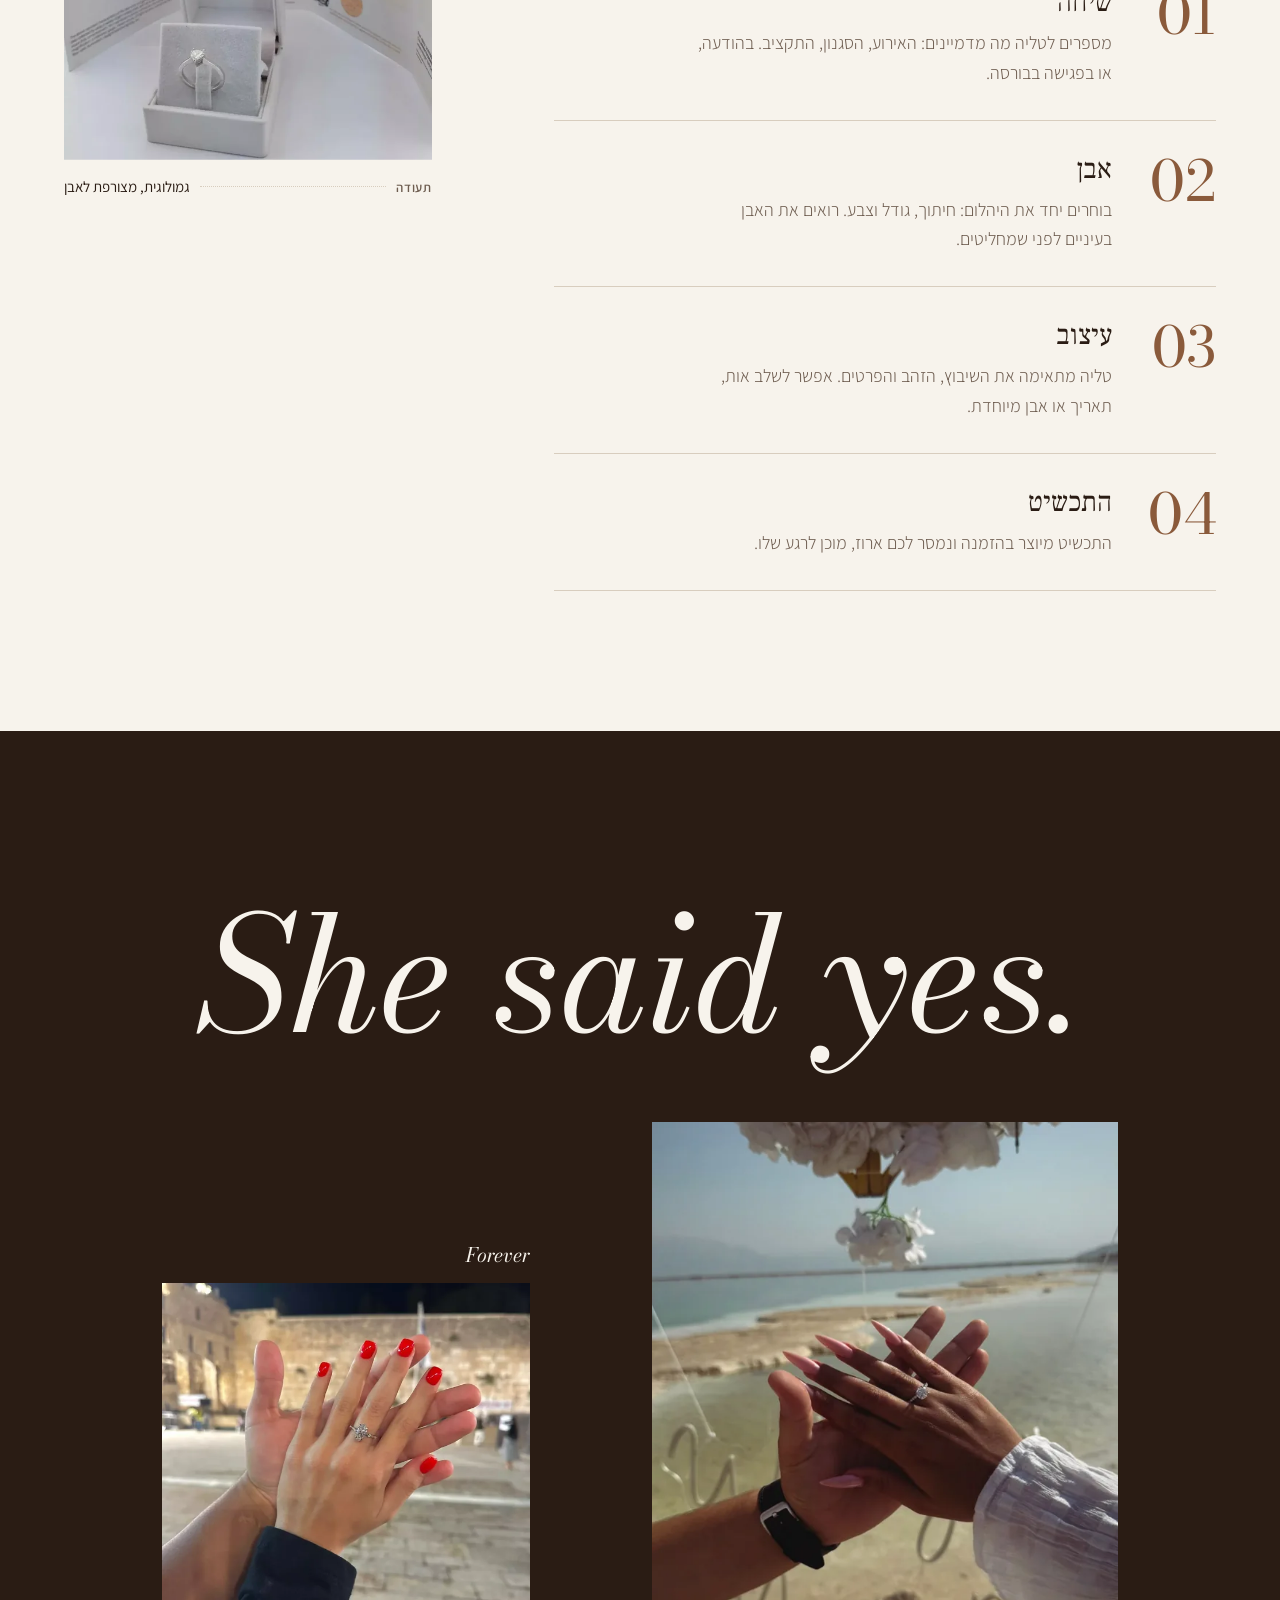
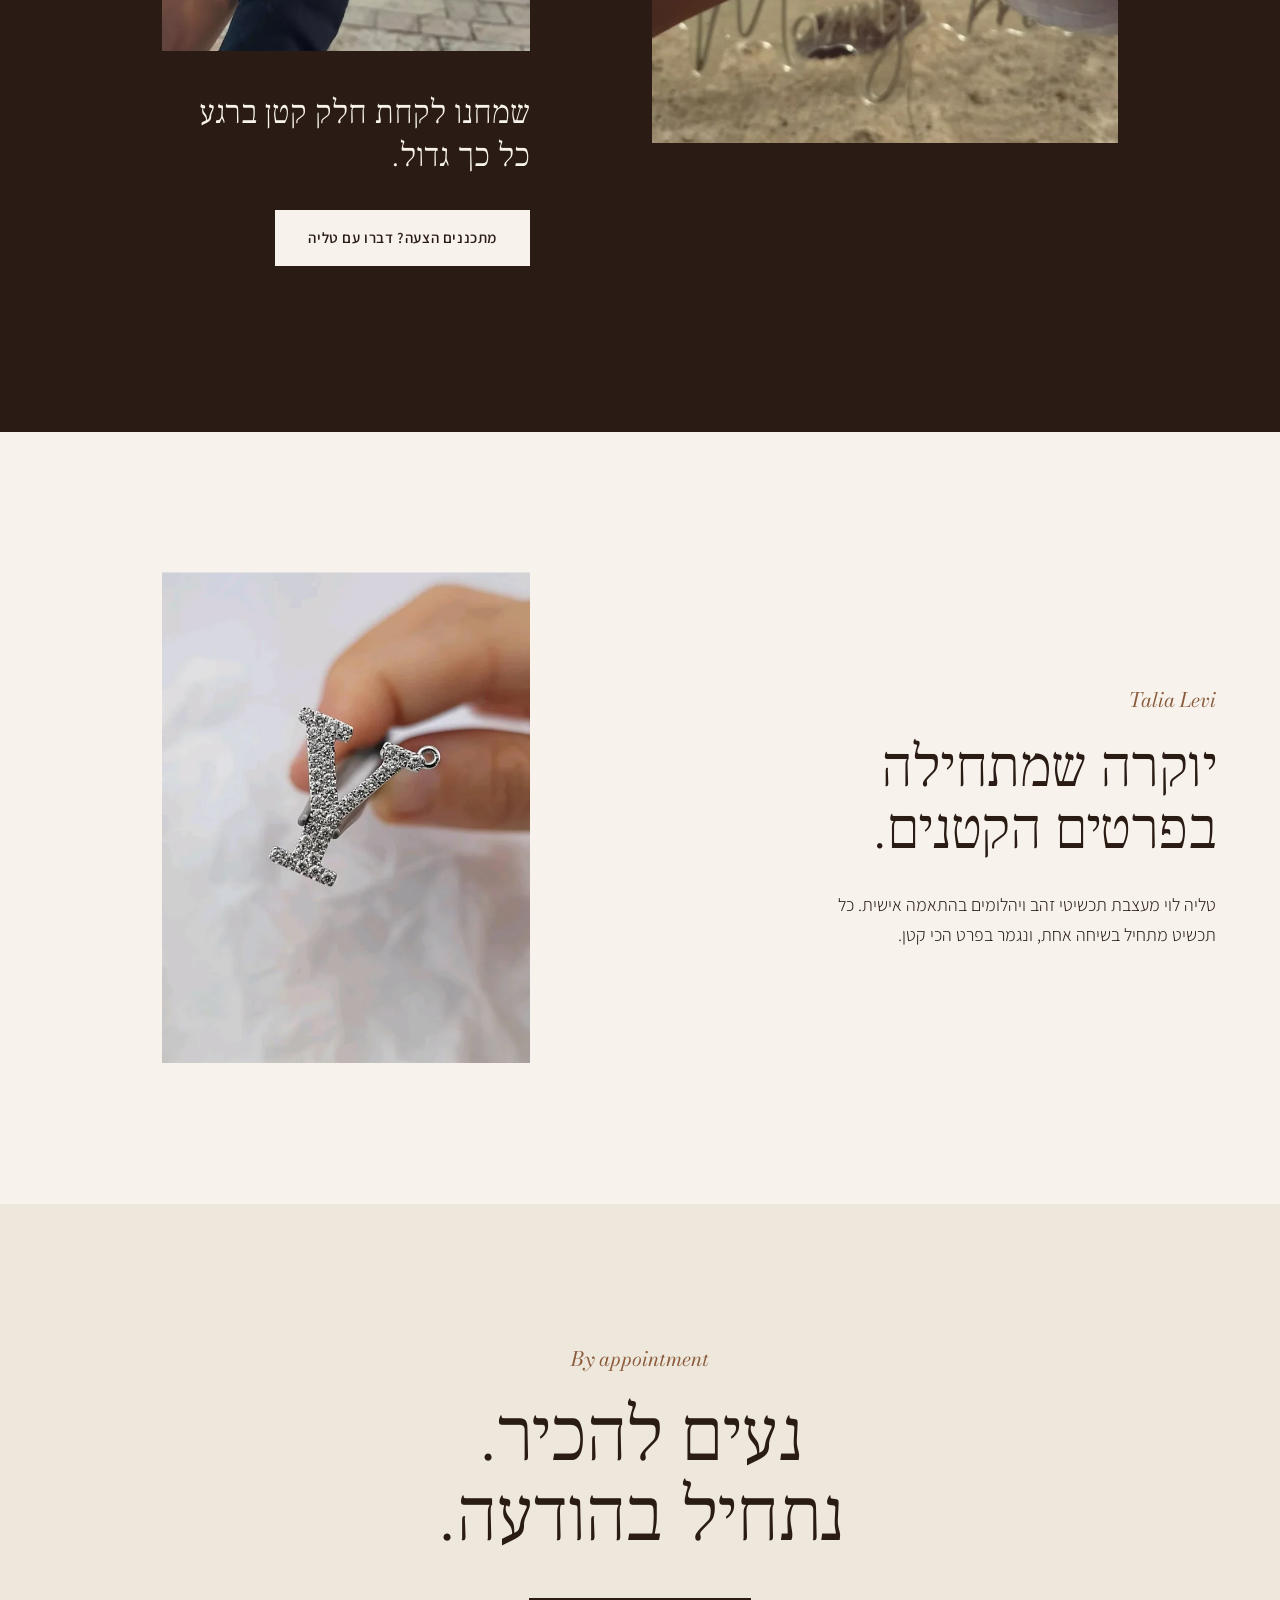
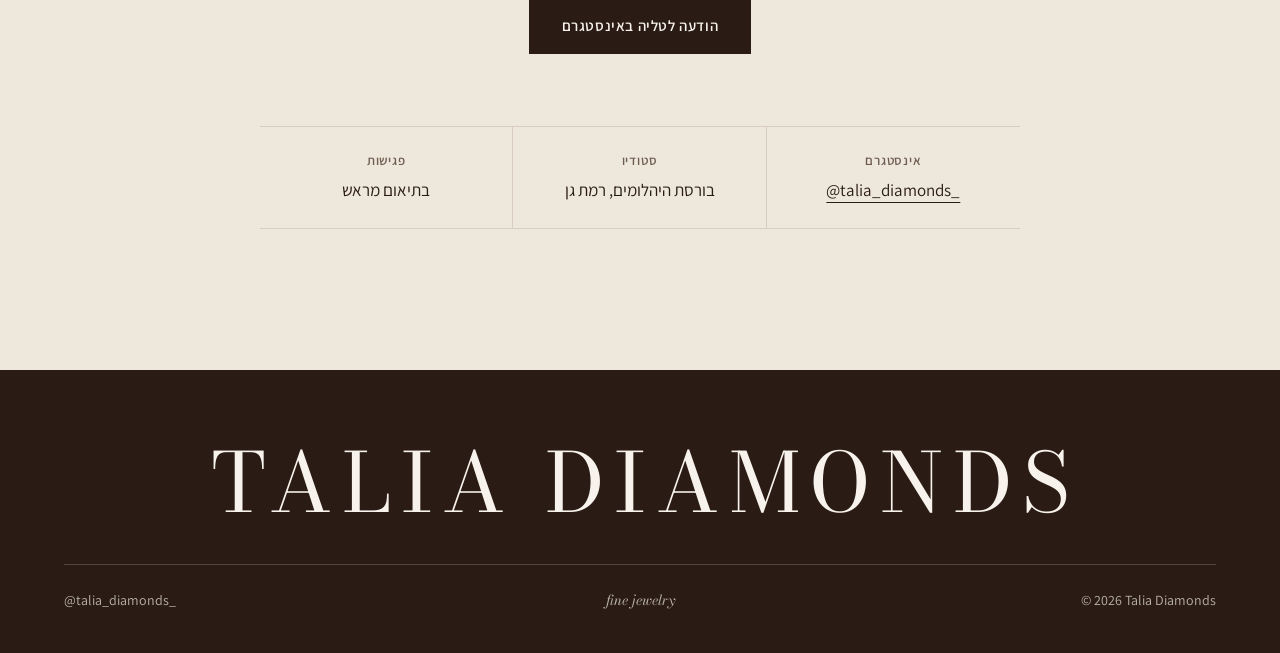
<file: sites/talia-diamonds/index.html>
<!doctype html>
<html lang="he" dir="rtl">
<head>
<meta charset="utf-8">
<meta name="viewport" content="width=device-width, initial-scale=1">
<title>Talia Diamonds | תכשיטי יהלומים בעיצוב אישי, רמת גן</title>
<meta name="description" content="טבעות אירוסין, עגילים, צמידי טניס ותליונים בעיצוב אישי. טליה לוי, בורסת היהלומים ברמת גן. לתיאום פגישה שלחו הודעה.">
<meta name="theme-color" content="#F7F3EC">
<meta property="og:title" content="Talia Diamonds | תכשיטי יהלומים בעיצוב אישי, רמת גן">
<meta property="og:description" content="טבעות אירוסין, עגילים, צמידי טניס ותליונים בעיצוב אישי. טליה לוי, בורסת היהלומים ברמת גן. לתיאום פגישה שלחו הודעה.">
<meta property="og:type" content="website">
<meta property="og:locale" content="he_IL">
<meta property="og:image" content="assets/img/bracelet-1200.webp">
<link rel="icon" href="data:image/svg+xml,%3Csvg xmlns='http://www.w3.org/2000/svg' viewBox='0 0 32 32'%3E%3Crect width='32' height='32' fill='%232A1C14'/%3E%3Ctext x='16' y='23.5' text-anchor='middle' font-family='Georgia,serif' font-size='22' fill='%23F7F3EC'%3ET%3C/text%3E%3C/svg%3E">
<link rel="preload" href="assets/fonts/frank-ruhl-libre-hebrew-300-normal.woff2" as="font" type="font/woff2" crossorigin>
<link rel="preload" href="assets/fonts/assistant-hebrew-300-normal.woff2" as="font" type="font/woff2" crossorigin>
<link rel="stylesheet" href="assets/css/fonts.css">
<link rel="stylesheet" href="assets/css/styles.css">
<script>document.documentElement.classList.add('js');</script>
<script type="application/ld+json">
{
  "@context": "https://schema.org",
  "@type": "JewelryStore",
  "name": "Talia Diamonds",
  "address": {
    "@type": "PostalAddress",
    "addressLocality": "רמת גן",
    "addressCountry": "IL"
  },
  "sameAs": ["https://www.instagram.com/talia_diamonds_/"]
}
</script>
<script src="assets/js/main.js" defer></script>
</head>
<body>
<a class="skip-link" href="#main">דילוג לתוכן</a>

<header class="site-header" id="top">
  <div class="container site-header__inner">
    <nav class="site-nav" aria-label="ניווט ראשי">
      <ul>
        <li><a href="#collection">קולקציה</a></li>
        <li><a href="#custom">עיצוב אישי</a></li>
        <li><a href="#story">הסיפור</a></li>
      </ul>
    </nav>
    <button class="menu-toggle" type="button" aria-expanded="false" aria-controls="menu">תפריט</button>
    <a class="wordmark" href="#top" aria-label="Talia Diamonds, לראש העמוד"><span lang="en" dir="ltr">TALIA DIAMONDS</span></a>
    <a class="site-header__cta text-link" href="https://ig.me/m/talia_diamonds_" target="_blank" rel="noopener">תיאום פגישה</a>
  </div>
  <div class="menu" id="menu" hidden>
    <nav class="menu__nav" aria-label="תפריט נייד">
      <ul>
        <li><a href="#collection">קולקציה</a></li>
        <li><a href="#custom">עיצוב אישי</a></li>
        <li><a href="#story">הסיפור</a></li>
      </ul>
    </nav>
    <a class="btn btn--primary btn--block" href="https://ig.me/m/talia_diamonds_" target="_blank" rel="noopener">הודעה לטליה</a>
  </div>
</header>

<main id="main">

  <!-- 1. Hero -->
  <section class="hero container" id="hero" aria-labelledby="hero-title">
    <div class="hero__text">
      <p class="latin-label"><span lang="en" dir="ltr">Fine jewelry · Ramat Gan</span></p>
      <h1 class="display hero__title" id="hero-title">תכשיטי יהלומים<br>בעיצוב אישי,<br>מלב הבורסה.</h1>
      <p class="lead">טליה לוי מעצבת טבעות אירוסין, עגילים, צמידים ותליונים בהזמנה אישית, מתוך בורסת היהלומים ברמת גן.</p>
      <div class="hero__actions">
        <a class="btn btn--primary" href="https://ig.me/m/talia_diamonds_" target="_blank" rel="noopener">לתיאום פגישה עם טליה</a>
        <a class="text-link" href="#collection">לקולקציה ↓</a>
      </div>
    </div>
    <div class="hero__media">
      <div class="hero__main">
        <img src="assets/img/bracelet-1200.webp" srcset="assets/img/bracelet-640.webp 640w, assets/img/bracelet-1200.webp 1200w, assets/img/bracelet-1402.webp 1402w" sizes="(min-width: 1024px) min(37vw, 540px), 100vw" width="1402" height="1753" alt="צמיד טניס יהלומים על פרק יד" fetchpriority="high">
      </div>
      <div class="hero__small">
        <img src="assets/img/ear-studs-640.webp" srcset="assets/img/ear-studs-640.webp 640w, assets/img/ear-studs-1200.webp 1200w, assets/img/ear-studs-1254.webp 1254w" sizes="(min-width: 1024px) 260px, 46vw" width="1254" height="1254" alt="ארבעה עגילי יהלומים באוזן אחת" loading="lazy" decoding="async">
      </div>
      <dl class="cert hero__cert">
        <div><dt>צמיד טניס יהלומים</dt><dd>עיצוב קלאסי</dd></div>
      </dl>
      <p class="hero__note"><span lang="en" dir="ltr">The beauty is in the details.</span></p>
    </div>
  </section>

  <!-- 2. Ledger strip -->
  <div class="container">
    <ul class="ledger">
      <li>בורסת היהלומים, רמת גן</li>
      <li>זהב ויהלומים</li>
      <li>עיצוב אישי</li>
      <li>פגישות בתיאום מראש</li>
    </ul>
  </div>

  <!-- 3. Collection -->
  <section class="section collection" id="collection" aria-labelledby="collection-title">
    <div class="container">
      <div class="collection__head">
        <div>
          <p class="latin-label"><span lang="en" dir="ltr">The Collection</span></p>
          <h2 class="display h-xl" id="collection-title">הקולקציה</h2>
        </div>
        <p class="collection__note">כל התכשיטים כאן נעשו בהזמנה. אפשר להזמין דומה, או להתחיל מאפס.</p>
      </div>

      <article class="chapter chapter--1" aria-labelledby="ch1-title">
        <div class="chapter__head">
          <span class="chapter__num">01</span>
          <h3 class="chapter__title" id="ch1-title">טבעות אירוסין</h3>
          <p class="latin-label chapter__latin"><span lang="en" dir="ltr">Engagement</span></p>
        </div>
        <div class="chapter__grid">
          <figure class="piece">
            <div class="unveil ar-5-4"><img src="assets/img/ring-oval-640.webp" srcset="assets/img/ring-oval-640.webp 640w, assets/img/ring-oval-1200.webp 1200w, assets/img/ring-oval-1408.webp 1408w" sizes="(min-width: 1024px) min(52vw, 760px), 100vw" width="1408" height="1136" alt="טבעת אירוסין עם יהלום אובלי על מעמד לבן" loading="lazy" decoding="async"></div>
            <figcaption>
              <p class="piece__name">טבעת יהלום אובלית</p>
              <dl class="cert"><div><dt>חיתוך</dt><dd>אובלי</dd></div></dl>
            </figcaption>
          </figure>
          <figure class="piece">
            <div class="unveil ar-4-5"><img src="assets/img/ring-marquise-640.webp" srcset="assets/img/ring-marquise-640.webp 640w, assets/img/ring-marquise-1126.webp 1126w" sizes="(min-width: 1024px) min(29vw, 420px), 50vw" width="1126" height="1408" alt="טבעת יהלום בחיתוך מרקיזה על יד" loading="lazy" decoding="async"></div>
            <figcaption>
              <p class="piece__name">טבעת מרקיזה</p>
              <dl class="cert">
                <div><dt>חיתוך</dt><dd>מרקיזה</dd></div>
                <div><dt>משקל</dt><dd>2 קראט</dd></div>
              </dl>
            </figcaption>
          </figure>
          <figure class="piece">
            <div class="unveil ar-1-1"><img src="assets/img/seven-stone-640.webp" srcset="assets/img/seven-stone-640.webp 640w, assets/img/seven-stone-952.webp 952w" sizes="(min-width: 1024px) min(29vw, 420px), 50vw" width="952" height="1049" alt="טבעת שבע אבנים מוחזקת בין אצבעות" loading="lazy" decoding="async"></div>
            <figcaption><p class="piece__name">טבעת שבע אבנים</p></figcaption>
          </figure>
          <figure class="piece">
            <div class="unveil ar-1-1"><img src="assets/img/ring-heart-640.webp" srcset="assets/img/ring-heart-640.webp 640w, assets/img/ring-heart-1080.webp 1080w" sizes="(min-width: 1024px) min(29vw, 420px), 50vw" width="1080" height="1080" alt="טבעת עם יהלום בצורת לב על נייר לבן" loading="lazy" decoding="async"></div>
            <figcaption>
              <p class="piece__name">טבעת יהלום בחיתוך לב</p>
              <dl class="cert"><div><dt>חיתוך</dt><dd>לב</dd></div></dl>
            </figcaption>
          </figure>
        </div>
      </article>

      <article class="chapter chapter--2" aria-labelledby="ch2-title">
        <div class="chapter__head">
          <span class="chapter__num">02</span>
          <h3 class="chapter__title" id="ch2-title">עגילים וצמידים</h3>
          <p class="latin-label chapter__latin"><span lang="en" dir="ltr">Earrings &amp; Bracelets</span></p>
        </div>
        <div class="chapter__grid">
          <figure class="piece piece--narrow-src">
            <div class="unveil ar-3-4 pos-35"><img src="assets/img/bursa-earrings-640.webp" srcset="assets/img/bursa-earrings-640.webp 640w, assets/img/bursa-earrings-720.webp 720w" sizes="(min-width: 1024px) min(29vw, 420px), min(100vw, 440px)" width="720" height="1280" alt="זוג עגילי יהלומים מול חלון עם נוף עירוני" loading="lazy" decoding="async"></div>
            <figcaption><p class="piece__name">עגילי יהלומים</p></figcaption>
          </figure>
          <figure class="piece">
            <div class="unveil ar-1-1"><img src="assets/img/hands-640.webp" srcset="assets/img/hands-640.webp 640w, assets/img/hands-1080.webp 1080w" sizes="(min-width: 1024px) min(29vw, 420px), 50vw" width="1080" height="1080" alt="שתי ידיים עם צמידים וטבעת יהלום" loading="lazy" decoding="async"></div>
            <figcaption><p class="piece__name">צמידים וטבעת, על היד</p></figcaption>
          </figure>
          <figure class="piece">
            <div class="unveil ar-4-5"><img src="assets/img/earrings-box-640.webp" srcset="assets/img/earrings-box-640.webp 640w, assets/img/earrings-box-1080.webp 1080w" sizes="(min-width: 1024px) min(22vw, 320px), 50vw" width="1080" height="1350" alt="עגילי זהב עם יהלום תלוי בקופסה לבנה" loading="lazy" decoding="async"></div>
            <figcaption><p class="piece__name">עגילי חישוק עם יהלום</p></figcaption>
          </figure>
        </div>
      </article>

      <article class="chapter chapter--3" aria-labelledby="ch3-title">
        <div class="chapter__head">
          <span class="chapter__num">03</span>
          <h3 class="chapter__title" id="ch3-title">אותיות וחותם</h3>
          <p class="latin-label chapter__latin"><span lang="en" dir="ltr">Personal</span></p>
        </div>
        <div class="chapter__grid">
          <figure class="piece">
            <div class="unveil ar-3-4 pos-55"><img src="assets/img/signet-portrait-640.webp" srcset="assets/img/signet-portrait-640.webp 640w, assets/img/signet-portrait-1179.webp 1179w" sizes="(min-width: 1024px) min(29vw, 420px), 100vw" width="1179" height="2096" alt="טבעת חותם עם אבן שקופה בקופסה" loading="lazy" decoding="async"></div>
            <figcaption>
              <p class="piece__name">טבעת חותם עם האות שלכם</p>
              <dl class="cert"><div><dt>אבן</dt><dd>חיתוך פורטרט</dd></div></dl>
            </figcaption>
          </figure>
          <figure class="piece">
            <div class="unveil ar-1-1"><img src="assets/img/signet-yk-640.webp" srcset="assets/img/signet-yk-640.webp 640w, assets/img/signet-yk-1080.webp 1080w" sizes="(min-width: 1024px) min(29vw, 420px), 50vw" width="1080" height="1080" alt="טבעת עם ראשי תיבות משובצים" loading="lazy" decoding="async"></div>
            <figcaption><p class="piece__name">טבעת ראשי תיבות</p></figcaption>
          </figure>
          <figure class="piece">
            <div class="unveil ar-1-1"><img src="assets/img/pendant-y-640.webp" srcset="assets/img/pendant-y-640.webp 640w, assets/img/pendant-y-1080.webp 1080w" sizes="(min-width: 1024px) min(29vw, 420px), 50vw" width="1080" height="1080" alt="תליון בצורת האות Y משובץ יהלומים" loading="lazy" decoding="async"></div>
            <figcaption><p class="piece__name">תליון אות משובץ יהלומים</p></figcaption>
          </figure>
          <figure class="piece">
            <div class="unveil ar-6-7"><img src="assets/img/necklace-box-640.webp" srcset="assets/img/necklace-box-640.webp 640w, assets/img/necklace-box-1200.webp 1200w, assets/img/necklace-box-1440.webp 1440w" sizes="(min-width: 1024px) min(37vw, 540px), 50vw" width="1440" height="1674" alt="שרשרת עם תליון בקופסת תכשיטים מוארת" loading="lazy" decoding="async"></div>
            <figcaption><p class="piece__name">תליון בעיצוב אישי</p></figcaption>
          </figure>
        </div>
      </article>

      <div class="collection__cta">
        <a class="btn btn--outline" href="https://ig.me/m/talia_diamonds_" target="_blank" rel="noopener">לשאול על תכשיט מהקולקציה</a>
      </div>
    </div>
  </section>

  <!-- 4. Story -->
  <section class="section story band" id="story" aria-labelledby="story-title">
    <div class="container story__grid">
      <div class="story__img unveil ar-3-4"><img src="assets/img/bursa-stones-640.webp" srcset="assets/img/bursa-stones-640.webp 640w, assets/img/bursa-stones-720.webp 720w" sizes="(min-width: 1024px) min(29vw, 420px), min(62vw, 440px)" width="720" height="1280" alt="יהלומים מוחזקים מול חלון עם נוף מתחם הבורסה ברמת גן" loading="lazy" decoding="async"></div>
      <div class="story__side">
        <div class="story__text">
          <p class="latin-label"><span lang="en" dir="ltr">Ramat Gan Diamond Exchange</span></p>
          <h2 class="display h-lg" id="story-title">האבנים נבחרות בבורסה,<br>אחת אחת.</h2>
          <p class="body-copy">טליה עובדת מתוך בורסת היהלומים ברמת גן. כל אבן נבחרת שם ביד, מול האור, לפני שהיא הופכת לתכשיט.</p>
        </div>
        <div class="story__inset unveil ar-3-4"><img src="assets/img/tweezers-448.webp" srcset="assets/img/tweezers-448.webp 448w" sizes="200px" width="448" height="792" alt="יהלום מרקיזה מוחזק בפינצטה" loading="lazy" decoding="async"></div>
      </div>
    </div>
  </section>

  <!-- 5. Custom process -->
  <section class="section custom" id="custom" aria-labelledby="custom-title">
    <div class="container custom__grid">
      <div class="custom__main">
        <p class="latin-label"><span lang="en" dir="ltr">Made to order</span></p>
        <h2 class="display h-xl" id="custom-title">עיצוב אישי,<br>שלב אחרי שלב.</h2>
        <ol class="steps">
          <li class="step">
            <span class="step__num">01</span>
            <div><h3 class="step__title">שיחה</h3><p class="step__text">מספרים לטליה מה מדמיינים: האירוע, הסגנון, התקציב. בהודעה, או בפגישה בבורסה.</p></div>
          </li>
          <li class="step">
            <span class="step__num">02</span>
            <div><h3 class="step__title">אבן</h3><p class="step__text">בוחרים יחד את היהלום: חיתוך, גודל וצבע. רואים את האבן בעיניים לפני שמחליטים.</p></div>
          </li>
          <li class="step">
            <span class="step__num">03</span>
            <div><h3 class="step__title">עיצוב</h3><p class="step__text">טליה מתאימה את השיבוץ, הזהב והפרטים. אפשר לשלב אות, תאריך או אבן מיוחדת.</p></div>
          </li>
          <li class="step">
            <span class="step__num">04</span>
            <div><h3 class="step__title">התכשיט</h3><p class="step__text">התכשיט מיוצר בהזמנה ונמסר לכם ארוז, מוכן לרגע שלו.</p></div>
          </li>
        </ol>
      </div>
      <figure class="custom__figure">
        <div class="unveil ar-4-5"><img src="assets/img/certificate-640.webp" srcset="assets/img/certificate-640.webp 640w, assets/img/certificate-1080.webp 1080w" sizes="(min-width: 1024px) min(29vw, 420px), 72vw" width="1080" height="1350" alt="טבעת יהלום בקופסה לצד תעודה גמולוגית" loading="lazy" decoding="async"></div>
        <figcaption>
          <dl class="cert"><div><dt>תעודה</dt><dd>גמולוגית, מצורפת לאבן</dd></div></dl>
        </figcaption>
      </figure>
    </div>
  </section>

  <!-- 6. Moments -->
  <section class="moments" aria-label="רגעים">
    <div class="container moments__inner">
      <p class="moments__line" lang="en" dir="ltr">She said yes.</p>
      <div class="moments__grid">
        <div class="moments__said unveil ar-3-4"><img src="assets/img/said-yes-640.webp" srcset="assets/img/said-yes-640.webp 640w, assets/img/said-yes-1200.webp 1200w, assets/img/said-yes-1567.webp 1567w" sizes="(min-width: 1024px) min(37vw, 540px), 78vw" width="1567" height="2089" alt="ידיים משולבות עם טבעת אירוסין, ברקע ים המלח" loading="lazy" decoding="async"></div>
        <div class="moments__side">
          <p class="latin-label moments__label"><span lang="en" dir="ltr">Forever</span></p>
          <div class="moments__forever unveil ar-1-1"><img src="assets/img/forever-640.webp" srcset="assets/img/forever-640.webp 640w, assets/img/forever-1080.webp 1080w" sizes="(min-width: 1024px) min(29vw, 420px), 60vw" width="1080" height="1080" alt="יד עם טבעת אירוסין מול הכותל המערבי" loading="lazy" decoding="async"></div>
          <p class="moments__text">שמחנו לקחת חלק קטן ברגע כל כך גדול.</p>
          <a class="btn btn--paper" href="https://ig.me/m/talia_diamonds_" target="_blank" rel="noopener">מתכננים הצעה? דברו עם טליה</a>
        </div>
      </div>
    </div>
  </section>

  <!-- 7. About -->
  <section class="section about" aria-labelledby="about-title">
    <div class="container about__grid">
      <div class="about__text">
        <p class="latin-label"><span lang="en" dir="ltr">Talia Levi</span></p>
        <h2 class="display h-lg" id="about-title">יוקרה שמתחילה<br>בפרטים הקטנים.</h2>
        <p class="body-copy">טליה לוי מעצבת תכשיטי זהב ויהלומים בהתאמה אישית. כל תכשיט מתחיל בשיחה אחת, ונגמר בפרט הכי קטן.</p>
      </div>
      <div class="about__img unveil ar-3-4 pos-45"><img src="assets/img/pendant-hand-640.webp" srcset="assets/img/pendant-hand-640.webp 640w, assets/img/pendant-hand-1080.webp 1080w" sizes="(min-width: 1024px) min(29vw, 420px), 72vw" width="1080" height="1920" alt="יד מחזיקה תליון אות משובץ יהלומים" loading="lazy" decoding="async"></div>
    </div>
  </section>

  <!-- 8. Contact -->
  <section class="section contact band" id="contact" aria-labelledby="contact-title">
    <div class="container">
      <div class="contact__inner">
        <p class="latin-label"><span lang="en" dir="ltr">By appointment</span></p>
        <h2 class="display h-contact" id="contact-title">נעים להכיר.<br>נתחיל בהודעה.</h2>
        <a class="btn btn--primary contact__btn" href="https://ig.me/m/talia_diamonds_" target="_blank" rel="noopener">הודעה לטליה באינסטגרם</a>
        <ul class="contact__info">
          <li><span class="h-label">אינסטגרם</span><a class="contact__value" href="https://www.instagram.com/talia_diamonds_/" target="_blank" rel="noopener"><bdi dir="ltr">@talia_diamonds_</bdi></a></li>
          <li><span class="h-label">סטודיו</span><span class="contact__value">בורסת היהלומים, רמת גן</span></li>
          <li><span class="h-label">פגישות</span><span class="contact__value">בתיאום מראש</span></li>
        </ul>
      </div>
    </div>
  </section>

</main>

<footer class="site-footer">
  <div class="container site-footer__inner">
    <p class="site-footer__mark" lang="en" dir="ltr">TALIA DIAMONDS</p>
    <div class="site-footer__row">
      <span lang="en" dir="ltr">© 2026 Talia Diamonds</span>
      <span class="site-footer__fine" lang="en" dir="ltr">fine jewelry</span>
      <a href="https://www.instagram.com/talia_diamonds_/" target="_blank" rel="noopener"><bdi dir="ltr">@talia_diamonds_</bdi></a>
    </div>
  </div>
</footer>

<div class="sticky-bar" id="sticky-bar">
  <a class="btn btn--primary btn--block" href="https://ig.me/m/talia_diamonds_" target="_blank" rel="noopener">הודעה לטליה</a>
</div>
</body>
</html>
</file>
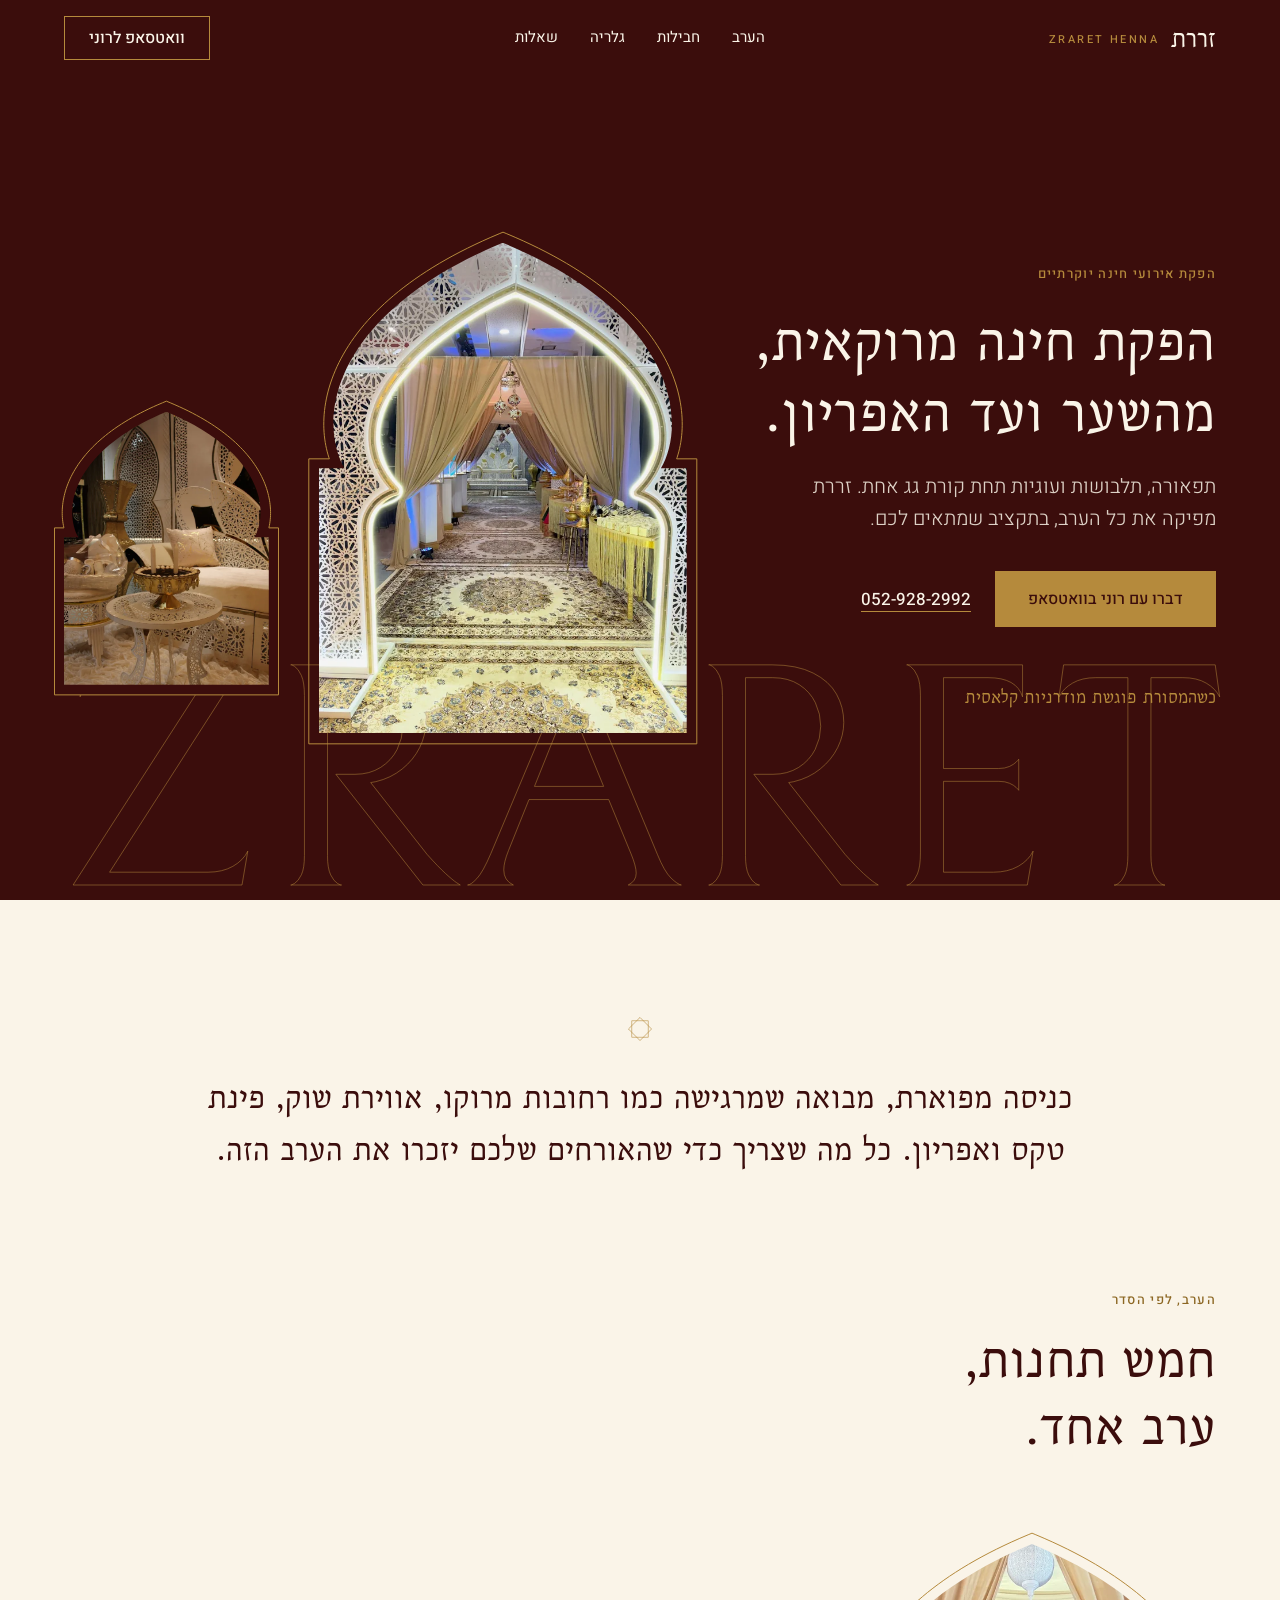
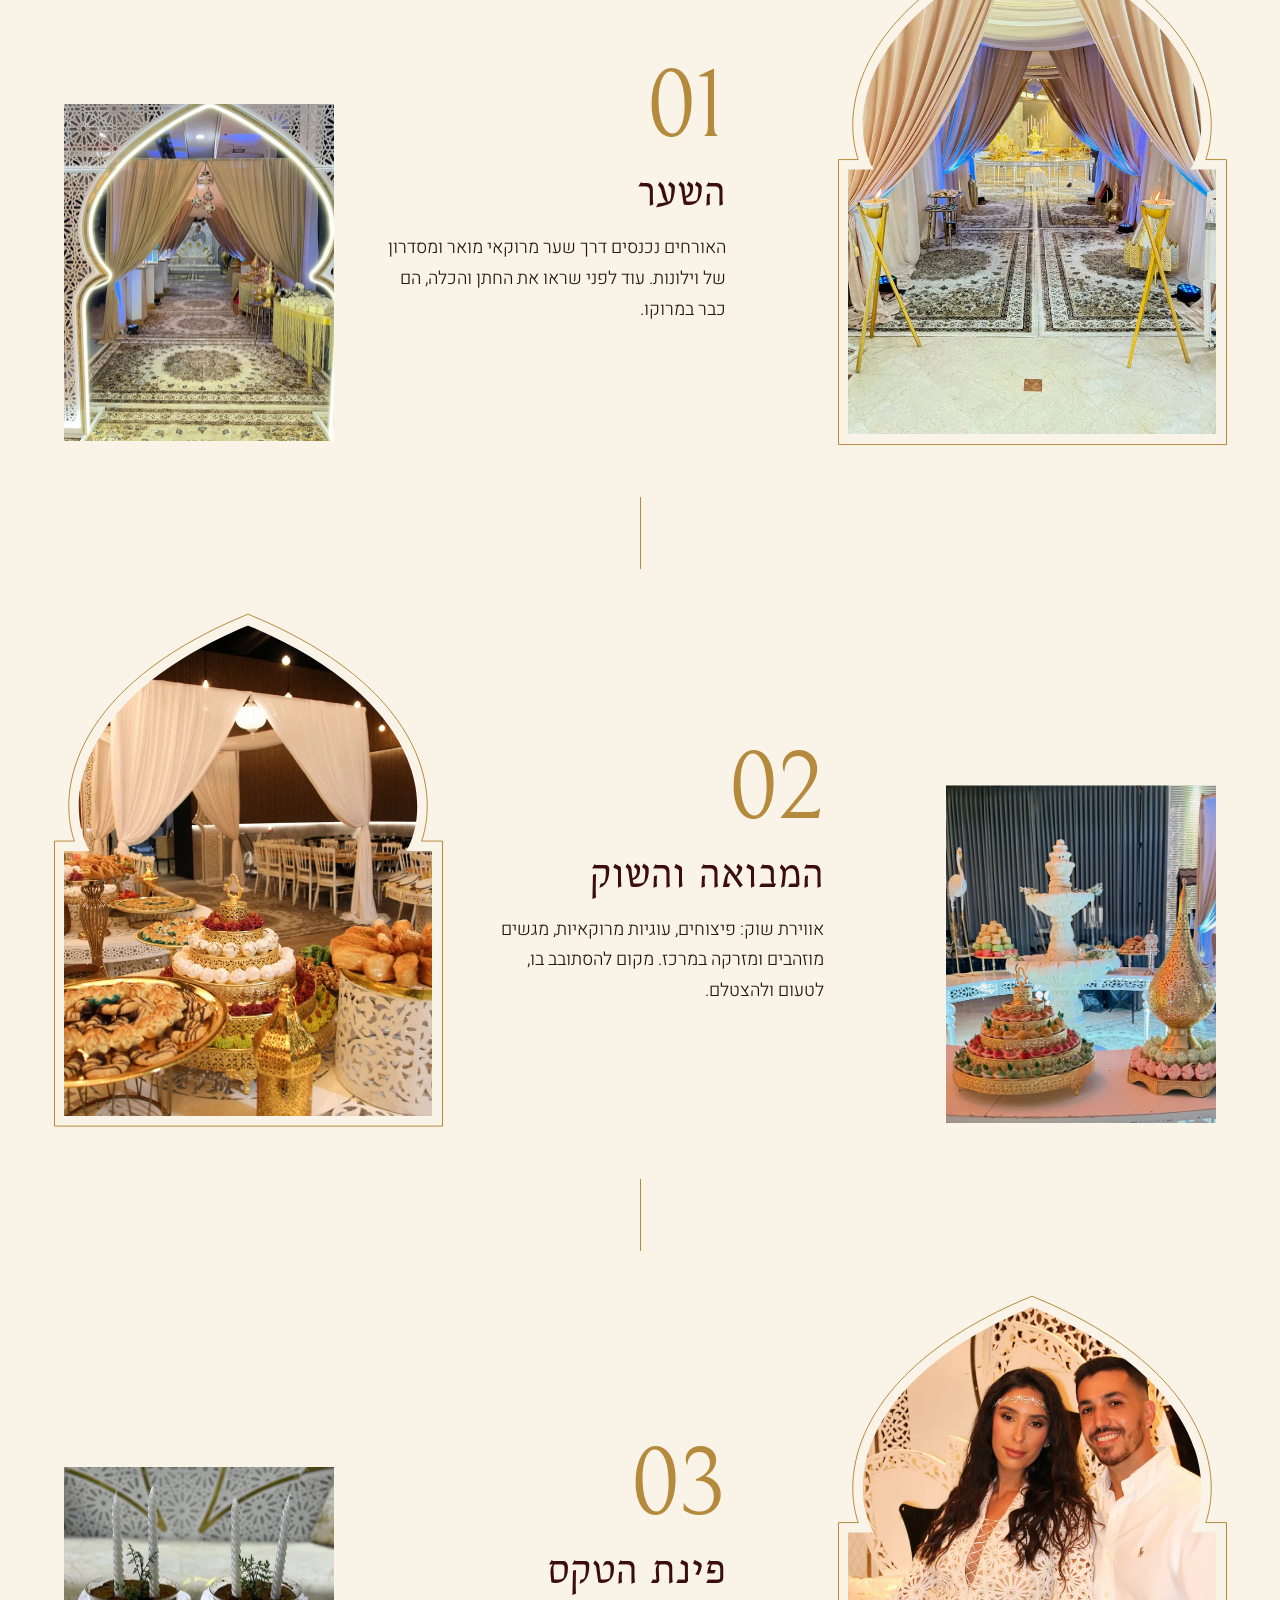
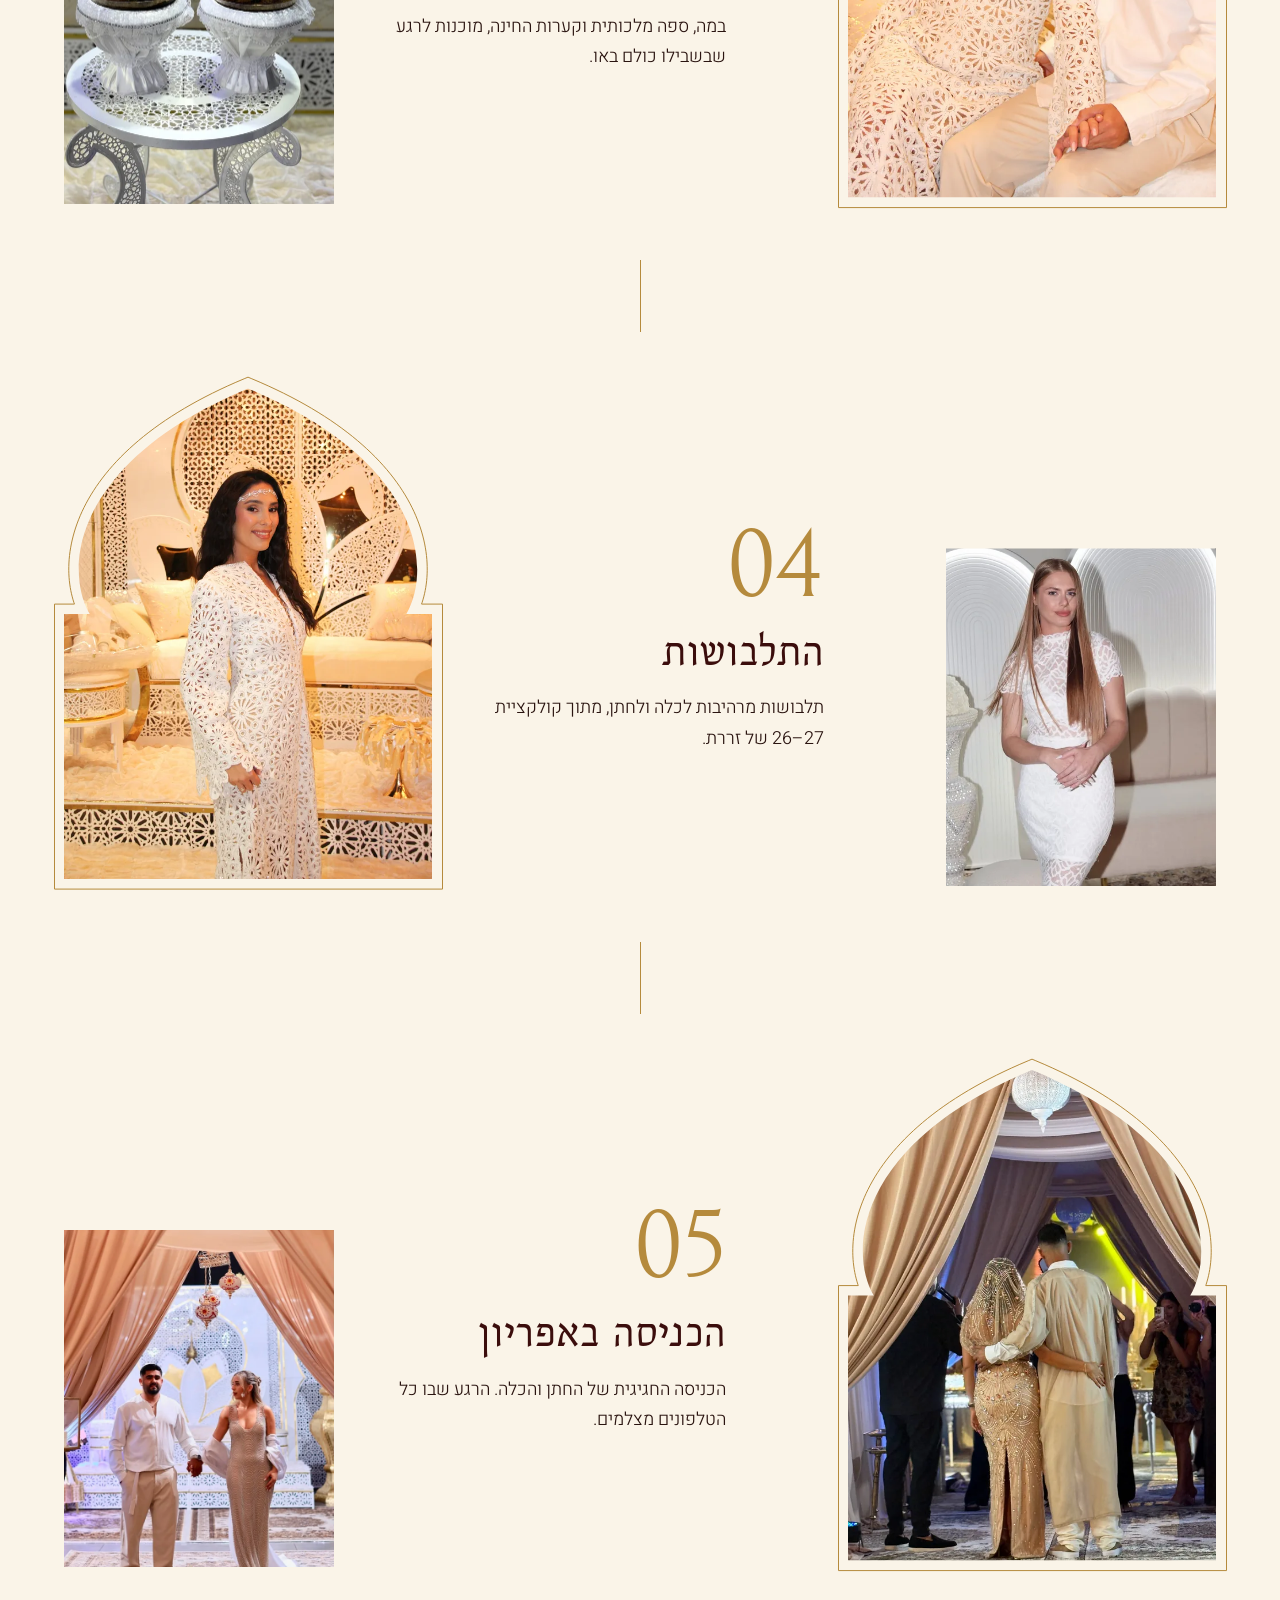
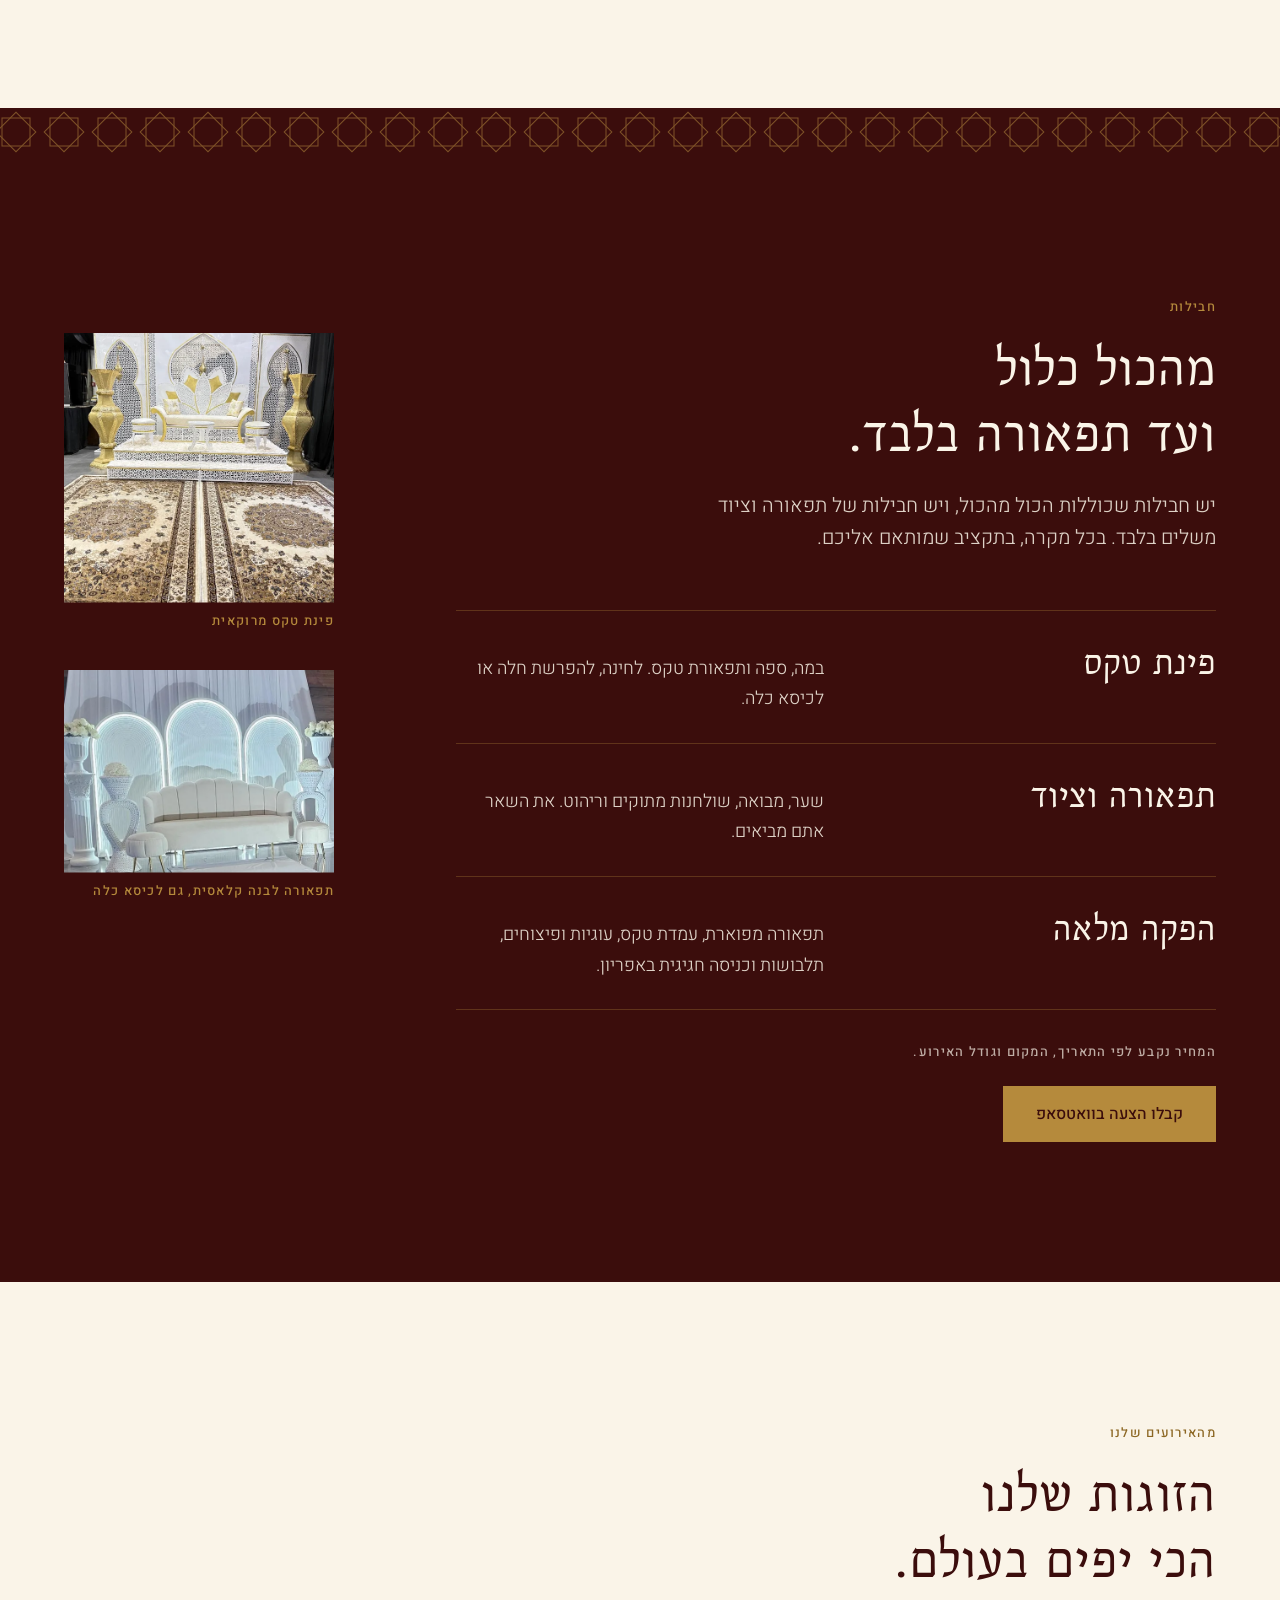
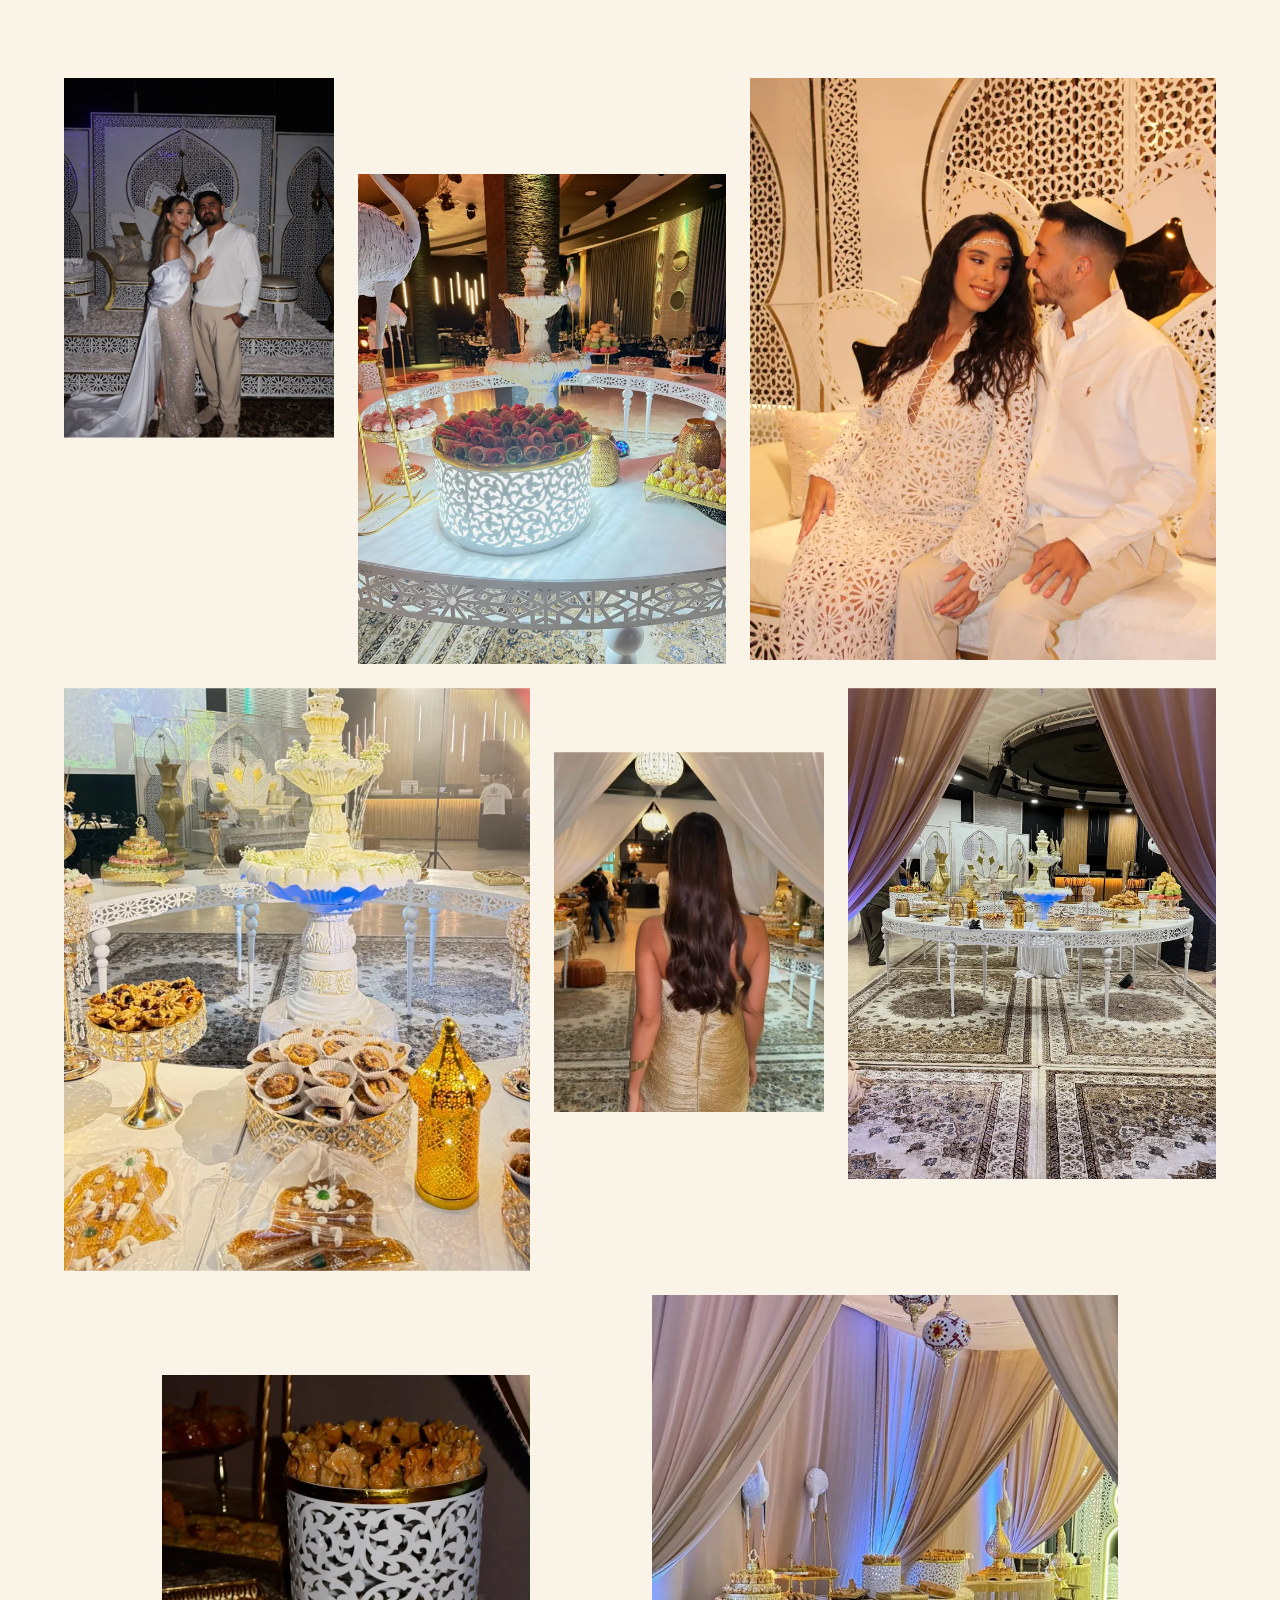
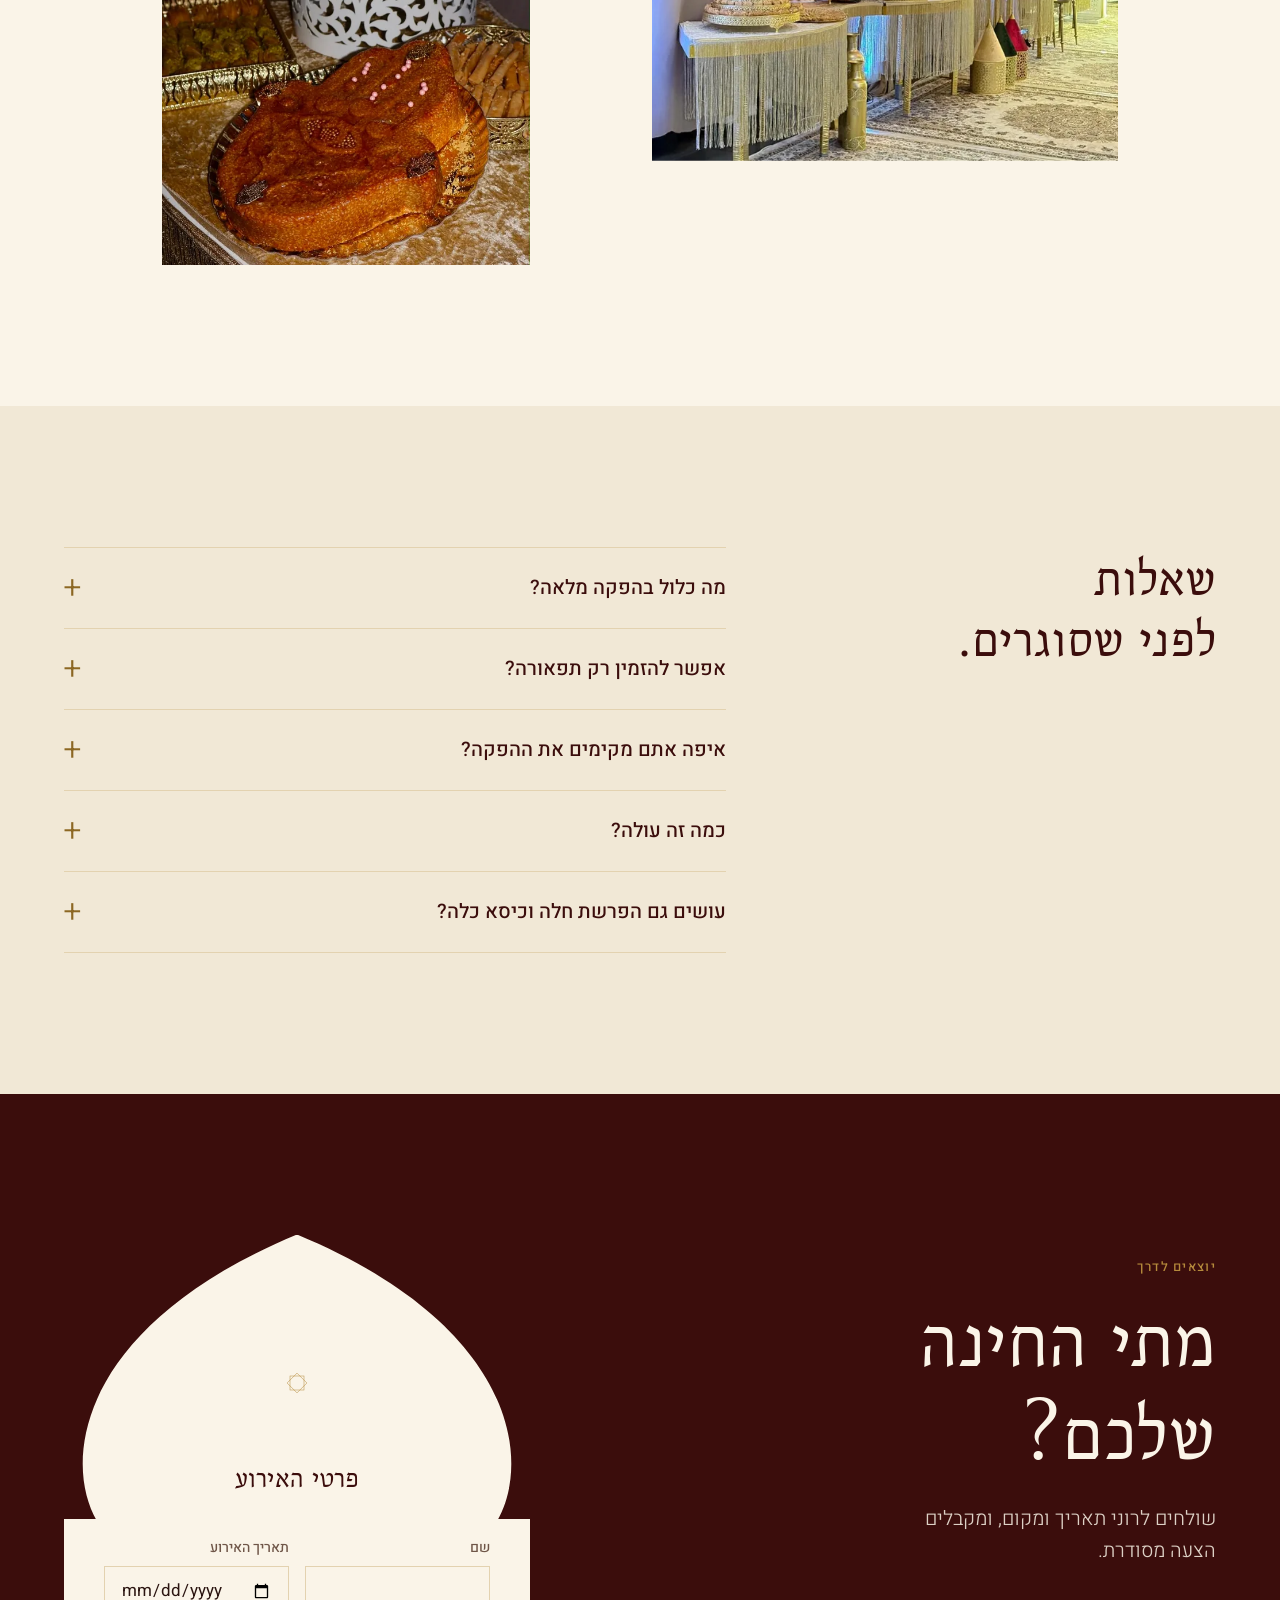
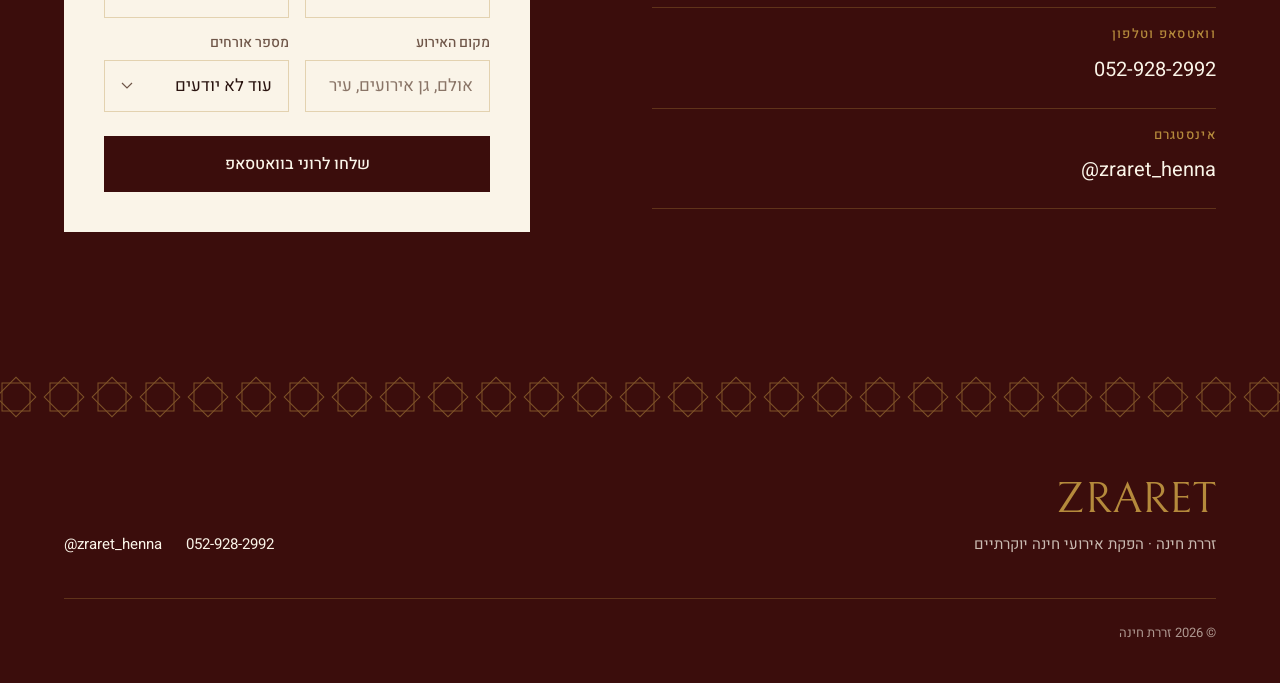
<file: sites/zraret-henna/index.html>
<!doctype html>
<html lang="he" dir="rtl">
<head>
  <meta charset="utf-8">
  <meta name="viewport" content="width=device-width, initial-scale=1">
  <title>זררת חינה | הפקת אירועי חינה מרוקאית יוקרתיים</title>
  <meta name="description" content="הפקת חינה מרוקאית מהשער ועד האפריון: תפאורה, תלבושות ועוגיות. חבילות בתקציב שמתאים לכם. דברו עם רוני: 052-928-2992.">
  <meta name="theme-color" content="#3B0D0C">
  <meta property="og:title" content="זררת חינה | הפקת אירועי חינה מרוקאית יוקרתיים">
  <meta property="og:description" content="הפקת חינה מרוקאית מהשער ועד האפריון: תפאורה, תלבושות ועוגיות. חבילות בתקציב שמתאים לכם. דברו עם רוני: 052-928-2992.">
  <meta property="og:type" content="website">
  <meta property="og:locale" content="he_IL">
  <meta property="og:image" content="assets/img/arch-entrance-1200.webp">
  <link rel="icon" href="data:image/svg+xml,%3Csvg xmlns='http://www.w3.org/2000/svg' viewBox='0 0 64 64'%3E%3Crect width='64' height='64' fill='%233B0D0C'/%3E%3Cpath transform='translate(15.5 10) scale(0.11)' d='M0,400 L0,184 L21,184 C0,148 6,60 150,0 C294,60 300,148 279,184 L300,184 L300,400 Z' fill='%23B58A3C'/%3E%3C/svg%3E">
  <link rel="preload" href="assets/fonts/bellefair-hebrew-400-normal.woff2" as="font" type="font/woff2" crossorigin>
  <link rel="preload" href="assets/fonts/heebo-hebrew-300-normal.woff2" as="font" type="font/woff2" crossorigin>
  <link rel="stylesheet" href="assets/css/fonts.css">
  <link rel="stylesheet" href="assets/css/styles.css">
  <script>document.documentElement.classList.add('js');</script>
  <script type="application/ld+json">{"@context": "https://schema.org", "@type": "LocalBusiness", "name": "זררת חינה", "telephone": "+972-52-928-2992", "areaServed": "IL", "sameAs": ["https://www.instagram.com/zraret_henna/"]}</script>
  <script src="assets/js/main.js" defer></script>
</head>
<body>
  <svg width="0" height="0" aria-hidden="true" style="position:absolute"><defs>
   <clipPath id="arch" clipPathUnits="objectBoundingBox"><path d="M0,1 L0,0.46 L0.07,0.46 C0,0.37 0.02,0.15 0.5,0 C0.98,0.15 1,0.37 0.93,0.46 L1,0.46 L1,1 Z"/></clipPath>
   <clipPath id="arch-top" clipPathUnits="objectBoundingBox"><path d="M0,1 L0.07,1 C0,0.804 0.02,0.326 0.5,0 C0.98,0.326 1,0.804 0.93,1 L1,1 Z"/></clipPath>
  </defs></svg>
  <a class="skip" href="#main">דילוג לתוכן</a>

  <header class="header" id="top">
    <div class="container header__bar">
      <a class="brand" href="#top" aria-label="זררת חינה, לראש העמוד">
        <span class="brand__he">זררת</span>
        <span class="brand__en" dir="ltr">ZRARET HENNA</span>
      </a>
      <nav class="nav" aria-label="ניווט ראשי">
        <ul>
          <li><a href="#evening">הערב</a></li>
          <li><a href="#packages">חבילות</a></li>
          <li><a href="#gallery">גלריה</a></li>
          <li><a href="#faq">שאלות</a></li>
        </ul>
      </nav>
      <a class="btn btn--outline btn--sm header__cta" href="https://wa.me/972529282992?text=%D7%94%D7%99%D7%99%20%D7%A8%D7%95%D7%A0%D7%99%2C%20%D7%94%D7%92%D7%A2%D7%AA%D7%99%20%D7%9E%D7%94%D7%90%D7%AA%D7%A8%20%D7%95%D7%90%D7%A9%D7%9E%D7%97%20%D7%9C%D7%A4%D7%A8%D7%98%D7%99%D7%9D%20%D7%A2%D7%9C%20%D7%94%D7%A4%D7%A7%D7%AA%20%D7%97%D7%99%D7%A0%D7%94." target="_blank" rel="noopener">וואטסאפ לרוני</a>
      <button class="header__toggle" type="button" aria-expanded="false" aria-controls="menu">תפריט</button>
    </div>
  </header>

  <div class="menu-overlay" id="menu" hidden>
    <div class="container menu-overlay__bar">
      <span class="brand__he">זררת</span>
      <button class="header__toggle menu-overlay__close" type="button">סגירה</button>
    </div>
    <nav class="container menu-overlay__nav" aria-label="ניווט במובייל">
      <ul>
        <li><a href="#evening">הערב</a></li>
        <li><a href="#packages">חבילות</a></li>
        <li><a href="#gallery">גלריה</a></li>
        <li><a href="#faq">שאלות</a></li>
      </ul>
    </nav>
    <div class="container menu-overlay__foot">
      <a class="btn btn--gold" href="https://wa.me/972529282992?text=%D7%94%D7%99%D7%99%20%D7%A8%D7%95%D7%A0%D7%99%2C%20%D7%94%D7%92%D7%A2%D7%AA%D7%99%20%D7%9E%D7%94%D7%90%D7%AA%D7%A8%20%D7%95%D7%90%D7%A9%D7%9E%D7%97%20%D7%9C%D7%A4%D7%A8%D7%98%D7%99%D7%9D%20%D7%A2%D7%9C%20%D7%94%D7%A4%D7%A7%D7%AA%20%D7%97%D7%99%D7%A0%D7%94." target="_blank" rel="noopener">וואטסאפ לרוני</a>
      <a class="menu-overlay__phone" href="tel:+972529282992"><bdi dir="ltr">052-928-2992</bdi></a>
    </div>
  </div>

  <main id="main">
    <section class="hero" aria-labelledby="hero-title">
      <span class="hero__backdrop" aria-hidden="true" dir="ltr">ZRARET</span>
      <div class="container hero__grid">
        <div class="hero__text">
          <p class="label label--gold">הפקת אירועי חינה יוקרתיים</p>
          <h1 class="hero__title" id="hero-title"><span>הפקת חינה מרוקאית,</span> <span>מהשער ועד האפריון.</span></h1>
          <p class="hero__lead">תפאורה, תלבושות ועוגיות תחת קורת גג אחת. זררת מפיקה את כל הערב, בתקציב שמתאים לכם.</p>
          <div class="hero__actions">
            <a class="btn btn--gold" href="https://wa.me/972529282992?text=%D7%94%D7%99%D7%99%20%D7%A8%D7%95%D7%A0%D7%99%2C%20%D7%94%D7%92%D7%A2%D7%AA%D7%99%20%D7%9E%D7%94%D7%90%D7%AA%D7%A8%20%D7%95%D7%90%D7%A9%D7%9E%D7%97%20%D7%9C%D7%A4%D7%A8%D7%98%D7%99%D7%9D%20%D7%A2%D7%9C%20%D7%94%D7%A4%D7%A7%D7%AA%20%D7%97%D7%99%D7%A0%D7%94." target="_blank" rel="noopener">דברו עם רוני בוואטסאפ</a>
            <a class="hero__phone" href="tel:+972529282992"><bdi dir="ltr">052-928-2992</bdi></a>
          </div>
          <p class="hero__motto">כשהמסורת פוגשת מודרניות קלאסית</p>
        </div>
        <div class="hero__art">
          <div class="arch hero__arch-a"><div class="arch__img"><img src="assets/img/arch-entrance-1200.webp" srcset="assets/img/arch-entrance-640.webp 640w, assets/img/arch-entrance-1200.webp 1200w, assets/img/arch-entrance-2000.webp 2000w" sizes="(min-width: 1024px) min(29vw, 416px), (min-width: 640px) 56vw, 74vw" width="2000" height="2667" alt="שער מרוקאי מואר ומאחוריו מסדרון וילונות ושטיחים" fetchpriority="high"></div><svg class="arch__rim" viewBox="0 0 300 400" preserveAspectRatio="none" aria-hidden="true" focusable="false"><path d="M0,400 L0,184 L21,184 C0,148 6,60 150,0 C294,60 300,148 279,184 L300,184 L300,400 Z" fill="none" stroke="#B58A3C" stroke-width="1" vector-effect="non-scaling-stroke"/></svg></div>
          <div class="arch hero__arch-b arch--front"><svg class="arch__moat" viewBox="0 0 300 400" preserveAspectRatio="none" aria-hidden="true" focusable="false"><path d="M0,400 L0,184 L21,184 C0,148 6,60 150,0 C294,60 300,148 279,184 L300,184 L300,400 Z" fill="currentColor"/></svg><div class="arch__img"><img src="assets/img/stage-bowl-1200.webp" srcset="assets/img/stage-bowl-640.webp 640w, assets/img/stage-bowl-1200.webp 1200w, assets/img/stage-bowl-2000.webp 2000w" sizes="(min-width: 1024px) 230px, (min-width: 640px) 30vw, 40vw" width="2000" height="2667" alt="קערת חינה מוזהבת על שולחן מול במת הטקס" style="object-position: center 60%" fetchpriority="high"></div><svg class="arch__rim" viewBox="0 0 300 400" preserveAspectRatio="none" aria-hidden="true" focusable="false"><path d="M0,400 L0,184 L21,184 C0,148 6,60 150,0 C294,60 300,148 279,184 L300,184 L300,400 Z" fill="none" stroke="#B58A3C" stroke-width="1" vector-effect="non-scaling-stroke"/></svg></div>
        </div>
      </div>
    </section>

    <section class="intro" aria-label="על זררת">
      <div class="container intro__inner">
        <svg class="star" viewBox="0 0 48 48" aria-hidden="true" focusable="false"><g fill="none" stroke="#B58A3C" stroke-width="1" vector-effect="non-scaling-stroke"><rect x="10" y="10" width="28" height="28"/><rect x="10" y="10" width="28" height="28" transform="rotate(45 24 24)"/></g></svg>
        <p class="intro__text">כניסה מפוארת, מבואה שמרגישה כמו רחובות מרוקו, אווירת שוק, פינת טקס ואפריון. כל מה שצריך כדי שהאורחים שלכם יזכרו את הערב הזה.</p>
      </div>
    </section>

    <section class="evening section" id="evening" aria-labelledby="evening-title">
      <div class="container">
        <header class="section-head">
          <p class="label label--deep">הערב, לפי הסדר</p>
          <h2 class="h2" id="evening-title"><span>חמש תחנות,</span> <span>ערב אחד.</span></h2>
        </header>
        <div class="stations">
        <article class="station station--odd" data-rise aria-labelledby="st-01">
          <div class="station__head">
            <span class="station__num" aria-hidden="true">01</span>
            <h3 class="station__title" id="st-01">השער</h3>
          </div>
          <div class="station__arch"><div class="arch"><div class="arch__img"><div class="arch__rise rise"><img src="assets/img/corridor-1200.webp" srcset="assets/img/corridor-640.webp 640w, assets/img/corridor-1200.webp 1200w, assets/img/corridor-1320.webp 1320w" sizes="(min-width: 1024px) min(29vw, 416px), (min-width: 640px) 60vw, 78vw" width="1320" height="1760" alt="מסדרון וילונות ושטיחים שמוביל אל האירוע" style="object-position: center" loading="lazy" decoding="async"></div></div><svg class="arch__rim" viewBox="0 0 300 400" preserveAspectRatio="none" aria-hidden="true" focusable="false"><path d="M0,400 L0,184 L21,184 C0,148 6,60 150,0 C294,60 300,148 279,184 L300,184 L300,400 Z" fill="none" stroke="#B58A3C" stroke-width="1" vector-effect="non-scaling-stroke"/></svg></div></div>
          <div class="station__support"><div class="frame rise rise--late"><img src="assets/img/arch-corridor-1200.webp" srcset="assets/img/arch-corridor-640.webp 640w, assets/img/arch-corridor-1200.webp 1200w" sizes="(min-width: 1024px) min(21vw, 306px), (min-width: 640px) 34vw, 44vw" width="1200" height="1266" alt="שער מרוקאי מואר בכניסה לאירוע" loading="lazy" decoding="async"></div></div>
          <p class="station__body">האורחים נכנסים דרך שער מרוקאי מואר ומסדרון של וילונות. עוד לפני שראו את החתן והכלה, הם כבר במרוקו.</p>
        </article>
        <div class="station-line" aria-hidden="true"></div>
        <article class="station station--even" data-rise aria-labelledby="st-02">
          <div class="station__head">
            <span class="station__num" aria-hidden="true">02</span>
            <h3 class="station__title" id="st-02">המבואה והשוק</h3>
          </div>
          <div class="station__arch"><div class="arch"><div class="arch__img"><div class="arch__rise rise"><img src="assets/img/sweets-tent-1200.webp" srcset="assets/img/sweets-tent-640.webp 640w, assets/img/sweets-tent-1200.webp 1200w, assets/img/sweets-tent-2000.webp 2000w" sizes="(min-width: 1024px) min(29vw, 416px), (min-width: 640px) 60vw, 78vw" width="2000" height="2666" alt="שולחן מתוקים עמוס מגשים מוזהבים מול אוהל וילונות לבן" style="object-position: center 55%" loading="lazy" decoding="async"></div></div><svg class="arch__rim" viewBox="0 0 300 400" preserveAspectRatio="none" aria-hidden="true" focusable="false"><path d="M0,400 L0,184 L21,184 C0,148 6,60 150,0 C294,60 300,148 279,184 L300,184 L300,400 Z" fill="none" stroke="#B58A3C" stroke-width="1" vector-effect="non-scaling-stroke"/></svg></div></div>
          <div class="station__support"><div class="frame rise rise--late"><img src="assets/img/fountain-1200.webp" srcset="assets/img/fountain-640.webp 640w, assets/img/fountain-1200.webp 1200w, assets/img/fountain-2000.webp 2000w" sizes="(min-width: 1024px) min(21vw, 306px), (min-width: 640px) 34vw, 44vw" width="2000" height="2667" alt="מזרקה לבנה מוקפת מגדלי מתוקים" loading="lazy" decoding="async"></div></div>
          <p class="station__body">אווירת שוק: פיצוחים, עוגיות מרוקאיות, מגשים מוזהבים ומזרקה במרכז. מקום להסתובב בו, לטעום ולהצטלם.</p>
        </article>
        <div class="station-line" aria-hidden="true"></div>
        <article class="station station--odd" data-rise aria-labelledby="st-03">
          <div class="station__head">
            <span class="station__num" aria-hidden="true">03</span>
            <h3 class="station__title" id="st-03">פינת הטקס</h3>
          </div>
          <div class="station__arch"><div class="arch"><div class="arch__img"><div class="arch__rise rise"><img src="assets/img/couple-stage-1200.webp" srcset="assets/img/couple-stage-640.webp 640w, assets/img/couple-stage-1200.webp 1200w, assets/img/couple-stage-2000.webp 2000w" sizes="(min-width: 1024px) min(29vw, 416px), (min-width: 640px) 60vw, 78vw" width="2000" height="2667" alt="חתן וכלה יושבים על במת הטקס מול תפאורה לבנה מחוררת" style="object-position: center 35%" loading="lazy" decoding="async"></div></div><svg class="arch__rim" viewBox="0 0 300 400" preserveAspectRatio="none" aria-hidden="true" focusable="false"><path d="M0,400 L0,184 L21,184 C0,148 6,60 150,0 C294,60 300,148 279,184 L300,184 L300,400 Z" fill="none" stroke="#B58A3C" stroke-width="1" vector-effect="non-scaling-stroke"/></svg></div></div>
          <div class="station__support"><div class="frame rise rise--late"><img src="assets/img/henna-bowls-1200.webp" srcset="assets/img/henna-bowls-640.webp 640w, assets/img/henna-bowls-1200.webp 1200w" sizes="(min-width: 1024px) min(21vw, 306px), (min-width: 640px) 34vw, 44vw" width="1200" height="1266" alt="קערות חינה לבנות עם נרות על שולחן מעוטר" loading="lazy" decoding="async"></div></div>
          <p class="station__body">במה, ספה מלכותית וקערות החינה, מוכנות לרגע שבשבילו כולם באו.</p>
        </article>
        <div class="station-line" aria-hidden="true"></div>
        <article class="station station--even" data-rise aria-labelledby="st-04">
          <div class="station__head">
            <span class="station__num" aria-hidden="true">04</span>
            <h3 class="station__title" id="st-04">התלבושות</h3>
          </div>
          <div class="station__arch"><div class="arch"><div class="arch__img"><div class="arch__rise rise"><img src="assets/img/bride-1200.webp" srcset="assets/img/bride-640.webp 640w, assets/img/bride-1200.webp 1200w, assets/img/bride-2000.webp 2000w" sizes="(min-width: 1024px) min(29vw, 416px), (min-width: 640px) 60vw, 78vw" width="2000" height="2667" alt="כלה בשמלת תחרה לבנה מול במת הטקס" style="object-position: center 30%" loading="lazy" decoding="async"></div></div><svg class="arch__rim" viewBox="0 0 300 400" preserveAspectRatio="none" aria-hidden="true" focusable="false"><path d="M0,400 L0,184 L21,184 C0,148 6,60 150,0 C294,60 300,148 279,184 L300,184 L300,400 Z" fill="none" stroke="#B58A3C" stroke-width="1" vector-effect="non-scaling-stroke"/></svg></div></div>
          <div class="station__support"><div class="frame rise rise--late"><img src="assets/img/outfit-1-1200.webp" srcset="assets/img/outfit-1-640.webp 640w, assets/img/outfit-1-1200.webp 1200w, assets/img/outfit-1-1366.webp 1366w" sizes="(min-width: 1024px) min(21vw, 306px), (min-width: 640px) 34vw, 44vw" width="1366" height="1341" alt="דוגמנית בשמלת תחרה לבנה מקולקציית זררת" loading="lazy" decoding="async"></div></div>
          <p class="station__body">תלבושות מרהיבות לכלה ולחתן, מתוך קולקציית <bdi dir="ltr">26–27</bdi> של זררת.</p>
        </article>
        <div class="station-line" aria-hidden="true"></div>
        <article class="station station--odd" data-rise aria-labelledby="st-05">
          <div class="station__head">
            <span class="station__num" aria-hidden="true">05</span>
            <h3 class="station__title" id="st-05">הכניסה באפריון</h3>
          </div>
          <div class="station__arch"><div class="arch"><div class="arch__img"><div class="arch__rise rise"><img src="assets/img/entrance-couple-1200.webp" srcset="assets/img/entrance-couple-640.webp 640w, assets/img/entrance-couple-1200.webp 1200w, assets/img/entrance-couple-1320.webp 1320w" sizes="(min-width: 1024px) min(29vw, 416px), (min-width: 640px) 60vw, 78vw" width="1320" height="1760" alt="חתן וכלה נכנסים דרך הווילונות והאורחים מצלמים" style="object-position: center 40%" loading="lazy" decoding="async"></div></div><svg class="arch__rim" viewBox="0 0 300 400" preserveAspectRatio="none" aria-hidden="true" focusable="false"><path d="M0,400 L0,184 L21,184 C0,148 6,60 150,0 C294,60 300,148 279,184 L300,184 L300,400 Z" fill="none" stroke="#B58A3C" stroke-width="1" vector-effect="non-scaling-stroke"/></svg></div></div>
          <div class="station__support"><div class="frame rise rise--late"><img src="assets/img/night-walk-947.webp" srcset="assets/img/night-walk-640.webp 640w, assets/img/night-walk-947.webp 947w" sizes="(min-width: 1024px) min(21vw, 306px), (min-width: 640px) 34vw, 44vw" width="947" height="1262" alt="חתן וכלה צועדים יד ביד בכניסה לאירוע" loading="lazy" decoding="async"></div></div>
          <p class="station__body">הכניסה החגיגית של החתן והכלה. הרגע שבו כל הטלפונים מצלמים.</p>
        </article>
        </div>
      </div>
    </section>

    <div class="khatam" aria-hidden="true"></div>
    <section class="packages section" id="packages" aria-labelledby="packages-title">
      <div class="container packages__grid">
        <p class="label label--gold packages__label">חבילות</p>
        <div class="packages__main">
          <h2 class="h2" id="packages-title"><span>מהכול כלול</span> <span>ועד תפאורה בלבד.</span></h2>
          <p class="packages__lead">יש חבילות שכוללות הכול מהכול, ויש חבילות של תפאורה וציוד משלים בלבד. בכל מקרה, בתקציב שמותאם אליכם.</p>
          <ul class="menu">
            <li class="menu__row">
              <h3 class="menu__name">פינת טקס</h3>
              <p class="menu__desc">במה, ספה ותפאורת טקס. לחינה, להפרשת חלה או לכיסא כלה.</p>
            </li>
            <li class="menu__row">
              <h3 class="menu__name">תפאורה וציוד</h3>
              <p class="menu__desc">שער, מבואה, שולחנות מתוקים וריהוט. את השאר אתם מביאים.</p>
            </li>
            <li class="menu__row">
              <h3 class="menu__name">הפקה מלאה</h3>
              <p class="menu__desc">תפאורה מפוארת, עמדת טקס, עוגיות ופיצוחים, תלבושות וכניסה חגיגית באפריון.</p>
            </li>
          </ul>
          <p class="label packages__note">המחיר נקבע לפי התאריך, המקום וגודל האירוע.</p>
          <a class="btn btn--gold packages__cta" href="https://wa.me/972529282992?text=%D7%94%D7%99%D7%99%20%D7%A8%D7%95%D7%A0%D7%99%2C%20%D7%94%D7%92%D7%A2%D7%AA%D7%99%20%D7%9E%D7%94%D7%90%D7%AA%D7%A8%20%D7%95%D7%90%D7%A9%D7%9E%D7%97%20%D7%9C%D7%A4%D7%A8%D7%98%D7%99%D7%9D%20%D7%A2%D7%9C%20%D7%94%D7%A4%D7%A7%D7%AA%20%D7%97%D7%99%D7%A0%D7%94." target="_blank" rel="noopener">קבלו הצעה בוואטסאפ</a>
        </div>
        <div class="packages__media" data-rise>
          <figure class="packages__fig">
            <div class="frame rise" style="aspect-ratio: 1/1"><img src="assets/img/stage-wide-1200.webp" srcset="assets/img/stage-wide-640.webp 640w, assets/img/stage-wide-1200.webp 1200w" sizes="(min-width: 1024px) min(21vw, 306px), 45vw" width="1200" height="1266" alt="במת טקס מרוקאית עם ספה מוזהבת, כדים ושטיחים" loading="lazy" decoding="async"></div>
            <figcaption class="label label--gold">פינת טקס מרוקאית</figcaption>
          </figure>
          <figure class="packages__fig">
            <div class="frame rise rise--late" style="aspect-ratio: 4/3"><img src="assets/img/white-set-1200.webp" srcset="assets/img/white-set-640.webp 640w, assets/img/white-set-1200.webp 1200w, assets/img/white-set-1546.webp 1546w" sizes="(min-width: 1024px) min(21vw, 306px), 45vw" width="1546" height="1516" alt="תפאורה לבנה קלאסית עם קשתות מוארות וספה" loading="lazy" decoding="async"></div>
            <figcaption class="label label--gold">תפאורה לבנה קלאסית, גם לכיסא כלה</figcaption>
          </figure>
        </div>
      </div>
    </section>

    <section class="gallery section" id="gallery" aria-labelledby="gallery-title">
      <div class="container">
        <header class="section-head">
          <p class="label label--deep">מהאירועים שלנו</p>
          <h2 class="h2" id="gallery-title"><span>הזוגות שלנו</span> <span>הכי יפים בעולם.</span></h2>
        </header>
        <div class="gallery__grid">
          <figure class="gallery__item gallery__item--couple-close" data-rise><div class="frame rise" style="aspect-ratio: 4/5"><img src="assets/img/couple-close-1200.webp" srcset="assets/img/couple-close-640.webp 640w, assets/img/couple-close-1200.webp 1200w, assets/img/couple-close-2000.webp 2000w" sizes="(min-width: 1024px) min(37vw, 526px), (min-width: 640px) 46vw, 44vw" width="2000" height="2666" alt="חתן וכלה צוחקים על במת הטקס" loading="lazy" decoding="async"></div></figure>
          <figure class="gallery__item gallery__item--sweets-round" data-rise><div class="frame rise" style="aspect-ratio: 3/4"><img src="assets/img/sweets-round-1200.webp" srcset="assets/img/sweets-round-640.webp 640w, assets/img/sweets-round-1200.webp 1200w, assets/img/sweets-round-2000.webp 2000w" sizes="(min-width: 1024px) min(29vw, 416px), (min-width: 640px) 46vw, 44vw" width="2000" height="2667" alt="שולחן מתוקים עגול עם מגדל פירות ומזרקה" loading="lazy" decoding="async"></div></figure>
          <figure class="gallery__item gallery__item--night-couple" data-rise><div class="frame rise" style="aspect-ratio: 3/4"><img src="assets/img/night-couple-1066.webp" srcset="assets/img/night-couple-640.webp 640w, assets/img/night-couple-1066.webp 1066w" sizes="(min-width: 1024px) min(21vw, 306px), (min-width: 640px) 46vw, 44vw" width="1066" height="1421" alt="זוג מצטלם מול תפאורה מרוקאית בערב" loading="lazy" decoding="async"></div></figure>
          <figure class="gallery__item gallery__item--hall-round" data-rise><div class="frame rise" style="aspect-ratio: 3/4"><img src="assets/img/hall-round-1200.webp" srcset="assets/img/hall-round-640.webp 640w, assets/img/hall-round-1200.webp 1200w, assets/img/hall-round-2000.webp 2000w" sizes="(min-width: 1024px) min(29vw, 416px), (min-width: 640px) 46vw, 44vw" width="2000" height="2667" alt="אולם עם שולחן מתוקים עגול, שטיחים ווילונות" loading="lazy" decoding="async"></div></figure>
          <figure class="gallery__item gallery__item--gold-dress" data-rise><div class="frame rise" style="aspect-ratio: 3/4"><img src="assets/img/gold-dress-1080.webp" srcset="assets/img/gold-dress-640.webp 640w, assets/img/gold-dress-1080.webp 1080w" sizes="(min-width: 1024px) min(21vw, 306px), (min-width: 640px) 46vw, 44vw" width="1080" height="1920" alt="אורחת בשמלת זהב נכנסת אל המבואה" loading="lazy" decoding="async"></div></figure>
          <figure class="gallery__item gallery__item--sweets-gold" data-rise><div class="frame rise" style="aspect-ratio: 4/5"><img src="assets/img/sweets-gold-1200.webp" srcset="assets/img/sweets-gold-640.webp 640w, assets/img/sweets-gold-1200.webp 1200w, assets/img/sweets-gold-1320.webp 1320w" sizes="(min-width: 1024px) min(37vw, 526px), (min-width: 640px) 46vw, 44vw" width="1320" height="1760" alt="מגשי עוגיות מרוקאיות וכלים מוזהבים" loading="lazy" decoding="async"></div></figure>
          <figure class="gallery__item gallery__item--lounge" data-rise><div class="frame rise" style="aspect-ratio: 1/1"><img src="assets/img/lounge-1200.webp" srcset="assets/img/lounge-640.webp 640w, assets/img/lounge-1200.webp 1200w" sizes="(min-width: 1024px) min(37vw, 526px), (min-width: 640px) 46vw, 44vw" width="1200" height="1266" alt="פינת ישיבה עם וילונות ושולחן מתוקים" loading="lazy" decoding="async"></div></figure>
          <figure class="gallery__item gallery__item--cake" data-rise><div class="frame rise" style="aspect-ratio: 3/4"><img src="assets/img/cake-1066.webp" srcset="assets/img/cake-640.webp 640w, assets/img/cake-1066.webp 1066w" sizes="(min-width: 1024px) min(29vw, 416px), (min-width: 640px) 46vw, 44vw" width="1066" height="1421" alt="עוגות ומאפים מרוקאיים על מגשים מוזהבים" loading="lazy" decoding="async"></div></figure>
        </div>
      </div>
    </section>

    <section class="faq section" id="faq" aria-labelledby="faq-title">
      <div class="container faq__grid">
        <h2 class="faq__title" id="faq-title"><span>שאלות</span> <span>לפני שסוגרים.</span></h2>
        <div class="faq__list">
          <details class="faq__item">
            <summary><span>מה כלול בהפקה מלאה?</span><span class="faq__plus" aria-hidden="true">+</span></summary>
            <p>תפאורה מפוארת, עמדת טקס, עוגיות ופיצוחים, תלבושות וכניסה חגיגית באפריון.</p>
          </details>
          <details class="faq__item">
            <summary><span>אפשר להזמין רק תפאורה?</span><span class="faq__plus" aria-hidden="true">+</span></summary>
            <p>כן. יש חבילות שכוללות רק תפאורה וציוד משלים, ויש גם פינת טקס בלבד.</p>
          </details>
          <details class="faq__item">
            <summary><span>איפה אתם מקימים את ההפקה?</span><span class="faq__plus" aria-hidden="true">+</span></summary>
            <p>באולמות, בגני אירועים וגם בטבע. שלחו לנו את המקום, ונגיד מה אפשר לעשות בו.</p>
          </details>
          <details class="faq__item">
            <summary><span>כמה זה עולה?</span><span class="faq__plus" aria-hidden="true">+</span></summary>
            <p>זה תלוי בתאריך, במקום ובמה שבוחרים. יש חבילות בכמה רמות תקציב. שלחו הודעה ותקבלו הצעה מסודרת.</p>
          </details>
          <details class="faq__item">
            <summary><span>עושים גם הפרשת חלה וכיסא כלה?</span><span class="faq__plus" aria-hidden="true">+</span></summary>
            <p>כן. יש לנו תפאורה קלאסית ואלגנטית להפרשת חלה, לחינה ולכיסא כלה.</p>
          </details>
        </div>
      </div>
    </section>

    <section class="contact section" id="contact" aria-labelledby="contact-title">
      <div class="container contact__grid">
        <div class="contact__text">
          <p class="label label--gold">יוצאים לדרך</p>
          <h2 class="contact__title" id="contact-title"><span>מתי החינה</span> <span>שלכם?</span></h2>
          <p class="contact__lead">שולחים לרוני תאריך ומקום, ומקבלים הצעה מסודרת.</p>
          <dl class="contact__rows">
            <div class="contact__row"><dt class="label label--gold">וואטסאפ וטלפון</dt><dd><a href="tel:+972529282992"><bdi dir="ltr">052-928-2992</bdi></a></dd></div>
            <div class="contact__row"><dt class="label label--gold">אינסטגרם</dt><dd><a href="https://www.instagram.com/zraret_henna/" target="_blank" rel="noopener"><bdi dir="ltr">@zraret_henna</bdi></a></dd></div>
          </dl>
        </div>
        <div class="door">
          <div class="door__cap"><svg class="star" viewBox="0 0 48 48" aria-hidden="true" focusable="false"><g fill="none" stroke="#B58A3C" stroke-width="1" vector-effect="non-scaling-stroke"><rect x="10" y="10" width="28" height="28"/><rect x="10" y="10" width="28" height="28" transform="rotate(45 24 24)"/></g></svg><h3 class="door__title">פרטי האירוע</h3></div>
          <form class="door__body" id="lead-form" novalidate>
            <div class="door__fields">
              <div class="field">
                <label for="f-name">שם</label>
                <input id="f-name" name="name" type="text" autocomplete="name" required aria-describedby="f-name-err">
                <p class="field__error" id="f-name-err" hidden>נשמח לדעת איך קוראים לכם</p>
              </div>
              <div class="field">
                <label for="f-date">תאריך האירוע</label>
                <input id="f-date" name="date" type="date">
              </div>
              <div class="field">
                <label for="f-place">מקום האירוע</label>
                <input id="f-place" name="place" type="text" placeholder="אולם, גן אירועים, עיר">
              </div>
              <div class="field">
                <label for="f-guests">מספר אורחים</label>
                <select id="f-guests" name="guests">
                  <option>עוד לא יודעים</option>
                  <option>עד 100</option>
                  <option>100 עד 200</option>
                  <option>200 עד 300</option>
                  <option>מעל 300</option>
                </select>
              </div>
            </div>
            <button class="btn btn--henna door__submit" type="submit">שלחו לרוני בוואטסאפ</button>
          </form>
        </div>
      </div>
    </section>
  </main>

  <footer class="footer">
    <div class="khatam" aria-hidden="true"></div>
    <div class="container footer__inner">
      <div class="footer__top">
        <div class="footer__brand">
          <p class="footer__word" dir="ltr">ZRARET</p>
          <p class="footer__tag">זררת חינה · הפקת אירועי חינה יוקרתיים</p>
        </div>
        <ul class="footer__links">
          <li><a href="tel:+972529282992"><bdi dir="ltr">052-928-2992</bdi></a></li>
          <li><a href="https://www.instagram.com/zraret_henna/" target="_blank" rel="noopener"><bdi dir="ltr">@zraret_henna</bdi></a></li>
        </ul>
      </div>
      <p class="footer__copy">© 2026 זררת חינה</p>
    </div>
  </footer>

  <div class="sticky-bar">
    <a class="btn btn--gold sticky-bar__wa" href="https://wa.me/972529282992?text=%D7%94%D7%99%D7%99%20%D7%A8%D7%95%D7%A0%D7%99%2C%20%D7%94%D7%92%D7%A2%D7%AA%D7%99%20%D7%9E%D7%94%D7%90%D7%AA%D7%A8%20%D7%95%D7%90%D7%A9%D7%9E%D7%97%20%D7%9C%D7%A4%D7%A8%D7%98%D7%99%D7%9D%20%D7%A2%D7%9C%20%D7%94%D7%A4%D7%A7%D7%AA%20%D7%97%D7%99%D7%A0%D7%94." target="_blank" rel="noopener">וואטסאפ לרוני</a>
    <a class="btn btn--outline sticky-bar__call" href="tel:+972529282992">חיוג</a>
  </div>
</body>
</html>
</file>
<file: sites/eli-mualem/assets/css/fonts.css>
@font-face{font-family:'Karantina';font-style:normal;font-weight:400;font-display:swap;src:url('../fonts/karantina-hebrew-400-normal.woff2') format('woff2');unicode-range:U+0307-0308,U+0590-05FF,U+200C-2010,U+20AA,U+25CC,U+FB1D-FB4F}
@font-face{font-family:'Karantina';font-style:normal;font-weight:400;font-display:swap;src:url('../fonts/karantina-latin-400-normal.woff2') format('woff2');unicode-range:U+0000-00FF,U+0131,U+0152-0153,U+02BB-02BC,U+02C6,U+02DA,U+02DC,U+0304,U+0308,U+0329,U+2000-206F,U+20AC,U+2122,U+2191,U+2193,U+2212,U+2215,U+FEFF,U+FFFD}
@font-face{font-family:'Karantina';font-style:normal;font-weight:700;font-display:swap;src:url('../fonts/karantina-hebrew-700-normal.woff2') format('woff2');unicode-range:U+0307-0308,U+0590-05FF,U+200C-2010,U+20AA,U+25CC,U+FB1D-FB4F}
@font-face{font-family:'Karantina';font-style:normal;font-weight:700;font-display:swap;src:url('../fonts/karantina-latin-700-normal.woff2') format('woff2');unicode-range:U+0000-00FF,U+0131,U+0152-0153,U+02BB-02BC,U+02C6,U+02DA,U+02DC,U+0304,U+0308,U+0329,U+2000-206F,U+20AC,U+2122,U+2191,U+2193,U+2212,U+2215,U+FEFF,U+FFFD}
@font-face{font-family:'IBM Plex Sans Hebrew';font-style:normal;font-weight:400;font-display:swap;src:url('../fonts/ibm-plex-sans-hebrew-hebrew-400-normal.woff2') format('woff2');unicode-range:U+0307-0308,U+0590-05FF,U+200C-2010,U+20AA,U+25CC,U+FB1D-FB4F}
@font-face{font-family:'IBM Plex Sans Hebrew';font-style:normal;font-weight:400;font-display:swap;src:url('../fonts/ibm-plex-sans-hebrew-latin-400-normal.woff2') format('woff2');unicode-range:U+0000-00FF,U+0131,U+0152-0153,U+02BB-02BC,U+02C6,U+02DA,U+02DC,U+0304,U+0308,U+0329,U+2000-206F,U+20AC,U+2122,U+2191,U+2193,U+2212,U+2215,U+FEFF,U+FFFD}
@font-face{font-family:'IBM Plex Sans Hebrew';font-style:normal;font-weight:500;font-display:swap;src:url('../fonts/ibm-plex-sans-hebrew-hebrew-500-normal.woff2') format('woff2');unicode-range:U+0307-0308,U+0590-05FF,U+200C-2010,U+20AA,U+25CC,U+FB1D-FB4F}
@font-face{font-family:'IBM Plex Sans Hebrew';font-style:normal;font-weight:500;font-display:swap;src:url('../fonts/ibm-plex-sans-hebrew-latin-500-normal.woff2') format('woff2');unicode-range:U+0000-00FF,U+0131,U+0152-0153,U+02BB-02BC,U+02C6,U+02DA,U+02DC,U+0304,U+0308,U+0329,U+2000-206F,U+20AC,U+2122,U+2191,U+2193,U+2212,U+2215,U+FEFF,U+FFFD}
@font-face{font-family:'IBM Plex Sans Hebrew';font-style:normal;font-weight:600;font-display:swap;src:url('../fonts/ibm-plex-sans-hebrew-hebrew-600-normal.woff2') format('woff2');unicode-range:U+0307-0308,U+0590-05FF,U+200C-2010,U+20AA,U+25CC,U+FB1D-FB4F}
@font-face{font-family:'IBM Plex Sans Hebrew';font-style:normal;font-weight:600;font-display:swap;src:url('../fonts/ibm-plex-sans-hebrew-latin-600-normal.woff2') format('woff2');unicode-range:U+0000-00FF,U+0131,U+0152-0153,U+02BB-02BC,U+02C6,U+02DA,U+02DC,U+0304,U+0308,U+0329,U+2000-206F,U+20AC,U+2122,U+2191,U+2193,U+2212,U+2215,U+FEFF,U+FFFD}
</file>
<file: sites/eli-mualem/assets/css/styles.css>
/* עבודה עברית: the working drawing */
:root {
  --plaster: #F3F0E9;
  --plaster-2: #E9E5DB;
  --ink: #0E1114;
  --ink-2: #4A4F57;
  --line: #D6D1C6;
  --blue: #0038B8;
  --blue-light: #7FA2FF;
  --white: #FFFFFF;

  --font-display: 'Karantina', 'IBM Plex Sans Hebrew', sans-serif;
  --font-text: 'IBM Plex Sans Hebrew', Arial, sans-serif;
  --ease: cubic-bezier(.16, 1, .3, 1);

  --gutter: clamp(20px, 5vw, 72px);
  --container: min(1320px, 100% - 2 * var(--gutter));
  --section-pad: clamp(64px, 8vw, 112px);
  --header-h: 72px;

  /* per-section context */
  --bg: var(--plaster);
  --dim-color: var(--blue);
  --focus: var(--blue);
}

*, *::before, *::after { box-sizing: border-box; }
html { -webkit-text-size-adjust: 100%; text-size-adjust: 100%; background: var(--plaster); }
body {
  margin: 0;
  background: var(--plaster);
  color: var(--ink);
  font-family: var(--font-text);
  font-size: 17px;
  line-height: 1.6;
  font-weight: 400;
  -webkit-font-smoothing: antialiased;
  overflow-x: clip;
}
p, li, dd { text-wrap: pretty; }
img { display: block; max-width: 100%; height: auto; }
h1, h2, h3, p, ul, ol, dl, dd, figure { margin: 0; }
ul, ol { padding: 0; list-style: none; }
a { color: inherit; }
button, input, select { font: inherit; color: inherit; }
:focus-visible { outline: 2px solid var(--focus); outline-offset: 3px; }
[id] { scroll-margin-top: var(--header-h); }

.skip-link {
  position: absolute; inset-inline-start: 16px; inset-block-start: -100px; z-index: 100;
  background: var(--blue); color: var(--white); padding: 12px 16px; font-weight: 600; text-decoration: none;
}
.skip-link:focus { inset-block-start: 8px; }

.container { width: var(--container); margin-inline: auto; }

/* ---------- Type ---------- */
.display {
  font-family: var(--font-display);
  font-weight: 700;
  letter-spacing: 0;
  line-height: .86;
}
.line { display: block; white-space: nowrap; }
.is-blue { color: var(--blue); }
.lead { font-size: 20px; line-height: 1.55; }
.label {
  font-family: var(--font-text);
  font-weight: 500;
  font-size: 12px;
  line-height: 1.5;
  letter-spacing: .04em;
}
.h2-xl { font-size: clamp(56px, 9vw, 136px); }

/* ---------- Buttons ---------- */
.btn {
  display: inline-flex; align-items: center; justify-content: center;
  min-height: 56px; padding-inline: 28px;
  font-family: var(--font-text); font-weight: 600; font-size: 16px; line-height: 1.2;
  text-decoration: none; text-align: center;
  border: 1px solid transparent; border-radius: 0; cursor: pointer;
  transition: background-color .25s var(--ease), color .25s var(--ease), border-color .25s var(--ease);
}
.btn--sm { min-height: 44px; }
.btn--block { display: flex; width: 100%; }
.btn--primary { background: var(--blue); color: var(--white); }
.btn--primary:hover { background: var(--ink); }
.btn--secondary { border-color: var(--ink); color: var(--ink); background: transparent; }
.btn--secondary:hover { background: var(--ink); color: var(--plaster); }
.btn--on-ink:hover { background: var(--plaster); color: var(--ink); }
.btn--white { background: var(--white); color: var(--blue); }
.btn--white:hover { background: var(--ink); color: var(--white); }

.text-link {
  font-weight: 500; text-decoration: underline; text-underline-offset: 4px;
  text-decoration-thickness: 1px; display: inline-block; padding-block: 10px; line-height: 24px;
}
.text-link:hover { color: var(--blue); }

/* ---------- Dimension line ---------- */
.dim {
  position: relative;
  display: flex; align-items: center;
  min-height: 18px;
  color: var(--dim-color);
}
.dim__line {
  position: absolute; inset-inline: 0; top: 50%;
  height: 1px; margin-top: -.5px;
  background: currentColor;
  transform-origin: right;
}
.dim__line::before, .dim__line::after {
  content: ""; position: absolute; top: -4px; width: 1px; height: 9px; background: currentColor;
}
.dim__line::before { inset-inline-start: 0; }
.dim__line::after { inset-inline-end: 0; }
.dim__label {
  position: relative;
  margin-inline-start: 24px;
  padding-inline: 8px;
  background: var(--bg);
  font-weight: 500; font-size: 12px; line-height: 1.5; letter-spacing: .04em;
  white-space: nowrap;
}

/* ---------- Signature motion: the wipe ---------- */
html.js .wipe {
  clip-path: inset(0 0 0 100%);
  transition: clip-path .9s var(--ease);
}
html.js .wipe.is-in { clip-path: inset(0); }
html.js .wipe--late { transition-delay: .12s; }
html.js .dim .dim__line { transform: scaleX(0); transition: transform .7s var(--ease); }
html.js .dim.is-in .dim__line { transform: scaleX(1); }

/* ---------- Shots (image wrappers) ---------- */
.shot { position: relative; display: block; overflow: hidden; background: var(--plaster-2); }
.shot > img { position: absolute; inset: 0; width: 100%; height: 100%; object-fit: cover; object-position: center; }

/* ---------- Sections ---------- */
.section { background: var(--bg); padding-block: var(--section-pad); }
.section--ink { --bg: var(--ink); --dim-color: var(--blue-light); --focus: var(--blue-light); color: var(--plaster); }
.section--alt { --bg: var(--plaster-2); }
.section--blue { --bg: var(--blue); --dim-color: var(--white); --focus: var(--white); color: var(--white); }
.section-title { margin-top: 32px; }
.section-lead { margin-top: 16px; }
.section-lead--52 { max-width: 52ch; }

/* ---------- Header ---------- */
.site-header {
  position: sticky; top: 0; z-index: 60;
  height: var(--header-h);
  background: var(--plaster);
  border-bottom: 1px solid transparent;
}
.site-header.is-scrolled { border-bottom-color: var(--line); }
.site-header__inner { height: 100%; display: flex; align-items: center; gap: 32px; }
.brand { display: flex; align-items: center; gap: 12px; text-decoration: none; color: var(--ink); min-height: 44px; flex: none; }
.brand__mark { font-family: var(--font-display); font-weight: 700; font-size: 34px; line-height: 1; white-space: nowrap; }
.brand__rule { width: 1px; height: 20px; background: var(--line); }
.brand__desc { color: var(--ink-2); white-space: nowrap; }
.site-nav { flex: 1; display: flex; justify-content: center; }
.site-nav ul { display: flex; gap: 32px; }
.site-nav a {
  display: inline-flex; align-items: center; min-height: 44px;
  font-size: 15px; font-weight: 500; text-decoration: none; white-space: nowrap;
  transition: color .25s var(--ease);
}
.site-nav a:hover { color: var(--blue); }
.site-header__end { display: flex; align-items: center; gap: 24px; flex: none; }
.header-phone {
  font-weight: 600; font-size: 16px; text-decoration: none; white-space: nowrap;
  min-height: 44px; display: inline-flex; align-items: center;
}
.header-phone:hover { color: var(--blue); }
.menu-toggle {
  display: none;
  min-height: 44px; min-width: 44px; padding-inline: 12px; margin-inline-end: -12px;
  background: none; border: 0; cursor: pointer;
  font-weight: 600; font-size: 16px; color: var(--ink);
}

.mobile-menu {
  position: fixed; inset: 60px 0 0 0; z-index: 55;
  background: var(--plaster);
  display: flex; flex-direction: column;
  padding: 32px var(--gutter) calc(24px + env(safe-area-inset-bottom));
  overflow-y: auto;
}
.mobile-menu[hidden] { display: none; }
.mobile-menu__list a {
  display: block; padding-block: 8px;
  font-family: var(--font-display); font-weight: 700; font-size: 56px; line-height: .86;
  text-decoration: none; color: var(--ink);
}
.mobile-menu__list a:hover { color: var(--blue); }
.mobile-menu__end { margin-top: auto; padding-top: 32px; display: flex; flex-direction: column; gap: 16px; }
.mobile-menu__phone {
  align-self: center; font-weight: 600; font-size: 16px; text-decoration: none;
  min-height: 44px; display: inline-flex; align-items: center;
}
html.menu-open { overflow: hidden; }
html.menu-open body { overflow: hidden; }

/* ---------- Hero ---------- */
.hero { position: relative; background: var(--plaster); }
.hero__grid {
  display: grid; grid-template-columns: repeat(12, minmax(0, 1fr)); column-gap: 24px;
  min-height: clamp(640px, calc(100svh - 72px), 900px);
}
.hero__text {
  grid-column: 1 / 8;
  display: flex; flex-direction: column; justify-content: center;
  padding-block: 48px;
}
.hero__title { margin-top: 24px; font-size: clamp(64px, 11vw, 168px); }
.hero__lead { margin-top: 24px; max-width: 46ch; }
.hero__cta { margin-top: 32px; display: flex; align-items: center; gap: 24px; flex-wrap: wrap; }
.proof {
  margin-top: 48px; padding-top: 20px; border-top: 1px solid var(--line);
  display: grid; grid-template-columns: repeat(3, auto); justify-content: start;
}
.proof li { display: flex; flex-direction: column; gap: 4px; padding-inline: 24px; border-inline-start: 1px solid var(--line); }
.proof li:first-child { padding-inline-start: 0; border-inline-start: 0; }
.proof li:last-child { padding-inline-end: 0; }
.proof .label { color: var(--blue); }
.proof__text { font-size: 15px; font-weight: 500; line-height: 1.5; }
.hero__media {
  position: absolute; inset-block: 0; inset-inline-end: 0;
  width: calc((100% - var(--container)) / 2 + (var(--container) - 264px) * 5 / 12 + 96px);
  overflow: hidden; background: var(--plaster-2);
}
.hero__media img { width: 100%; height: 100%; object-fit: cover; object-position: center 22%; }
.hero__tag {
  position: absolute; inset-block-end: 16px; inset-inline-start: 16px;
  background: var(--plaster); color: var(--ink); padding: 8px 12px;
}

/* ---------- Projects ---------- */
.projects { margin-top: 96px; display: flex; flex-direction: column; gap: 96px; }
.project {
  display: grid; grid-template-columns: repeat(12, minmax(0, 1fr)); column-gap: 24px;
  align-items: center;
}
.project__media { grid-column: 1 / 8; grid-row: 1; }
.project__details { grid-column: 9 / 13; grid-row: 1; }
.project--mirror .project__media { grid-column: 6 / 13; }
.project--mirror .project__details { grid-column: 1 / 5; }
.pair { display: grid; grid-template-columns: 1fr 1fr; gap: 8px; }
.pair .shot { aspect-ratio: 3 / 4; }
.shot__tag {
  position: absolute; inset-block-start: 12px; inset-inline-start: 12px;
  font-weight: 600; font-size: 13px; line-height: 1.2; padding: 6px 10px;
}
.shot__tag--before { background: var(--ink); color: var(--plaster); }
.shot__tag--after { background: var(--blue); color: var(--white); }
.project__dim { margin-top: 16px; }
.project__title { margin-top: 16px; font-size: clamp(36px, 4vw, 56px); color: var(--ink); white-space: nowrap; }
.specs { margin-top: 32px; }
.specs > div {
  display: grid; grid-template-columns: 96px minmax(0, 1fr); column-gap: 16px; align-items: baseline;
  border-top: 1px solid var(--line); padding-block: 14px;
}
.specs dt { font-weight: 500; font-size: 12px; line-height: 1.5; letter-spacing: .04em; color: var(--ink-2); }
.specs dd { font-size: 16px; line-height: 1.5; }

/* ---------- Services ---------- */
.services { margin-top: 64px; }
.service {
  display: grid; grid-template-columns: repeat(12, minmax(0, 1fr)); column-gap: 24px;
  align-items: baseline;
  border-top: 1px solid var(--line); padding-block: 32px;
}
.service:last-child { border-bottom: 1px solid var(--line); }
.service__num { grid-column: 1; font-weight: 500; font-size: 14px; color: var(--blue); }
.service__title {
  grid-column: 2 / 7; font-size: clamp(40px, 5.2vw, 76px); line-height: .9; white-space: nowrap;
  transition: color .25s var(--ease);
}
.service:hover .service__title { color: var(--blue); }
.service__desc { grid-column: 7 / 13; color: var(--ink-2); max-width: 48ch; }

/* ---------- Business ---------- */
.biz { display: grid; grid-template-columns: repeat(12, minmax(0, 1fr)); column-gap: 24px; align-items: start; }
.biz__media { grid-column: 1 / 5; grid-row: 1; max-width: 420px; }
.shot--roladin { aspect-ratio: 15 / 16; background: #1d2126; }
.biz__caption { margin-top: 12px; color: var(--blue-light); }
.biz__text { grid-column: 6 / 13; grid-row: 1; }
.biz__title { font-size: clamp(48px, 7vw, 112px); }
.biz__lead { margin-top: 24px; max-width: 50ch; color: rgba(243, 240, 233, .85); }
.biz__contract { margin-top: 48px; }
.biz__h3 { font-weight: 600; font-size: 18px; line-height: 1.4; }
.ticks { margin-top: 20px; display: grid; grid-template-columns: 1fr 1fr; gap: 12px 32px; }
.ticks li { display: flex; align-items: flex-start; gap: 12px; font-size: 16px; line-height: 1.5; }
.ticks li::before { content: ""; flex: none; width: 16px; height: 1px; margin-top: 12px; background: var(--blue-light); }
.biz__btn { margin-top: 40px; }

/* ---------- Process ---------- */
.steps {
  margin-top: 96px;
  display: grid; grid-template-columns: repeat(4, minmax(0, 1fr)); column-gap: 24px;
  border-top: 1px solid var(--ink);
}
.step { position: relative; padding-top: 32px; }
.step::before {
  content: ""; position: absolute; inset-inline-start: 0; top: -13px; width: 1px; height: 12px; background: var(--ink);
}
.step__num { display: block; font-size: 72px; color: var(--blue); }
.step__title { margin-top: 16px; font-weight: 600; font-size: 20px; line-height: 1.4; }
.step__text { margin-top: 8px; font-size: 16px; line-height: 1.6; color: var(--ink-2); max-width: 26ch; }

/* ---------- Craft band ---------- */
.craft { display: grid; grid-template-columns: repeat(12, minmax(0, 1fr)); column-gap: 24px; align-items: start; }
.craft__statement { grid-column: 1 / 6; position: sticky; top: 120px; }
.craft__title { font-size: clamp(56px, 8.5vw, 136px); }
.collage { grid-column: 6 / 13; display: grid; grid-template-columns: 1fr 1fr; gap: 24px; }
.collage__col--offset { padding-top: 96px; }
.collage__item + .collage__item { margin-top: 32px; }
.collage__cap { margin-top: 8px; color: var(--ink-2); }

/* ---------- Customers ---------- */
.customers {
  margin-top: 32px;
  display: grid; grid-template-columns: repeat(12, minmax(0, 1fr)); column-gap: 24px; align-items: center;
}
.customers__quote { grid-column: 1 / 7; }
.customers__title { font-size: clamp(44px, 6vw, 96px); text-wrap: balance; }
.customers__note { margin-top: 24px; font-size: 15px; line-height: 1.5; color: var(--ink-2); max-width: 40ch; }
.videos { grid-column: 8 / 13; display: grid; grid-template-columns: 1fr 1fr; gap: 24px; align-items: start; }
.video { display: block; text-decoration: none; color: var(--ink); }
.video__poster { aspect-ratio: 4 / 5; }
.video__play {
  position: absolute; inset-block-end: 12px; inset-inline-start: 12px;
  width: 48px; height: 48px;
  border-radius: 50%; background: var(--blue);
}
.video__play::after {
  /* physical: the triangle points left-to-right */
  content: ""; position: absolute; top: 50%; left: 50%;
  margin: -9px 0 0 -5px;
  border-top: 9px solid transparent; border-bottom: 9px solid transparent; border-left: 15px solid var(--white);
}
.video:hover .video__play { background: var(--ink); }
.video__text { display: block; margin-top: 12px; font-size: 15px; font-weight: 500; line-height: 1.5; }
.video__cta { display: inline-block; margin-top: 8px; color: var(--blue); text-underline-offset: 4px; }
.video:hover .video__cta { text-decoration: underline; }

/* ---------- FAQ ---------- */
.faq { display: grid; grid-template-columns: repeat(12, minmax(0, 1fr)); column-gap: 24px; align-items: start; }
.faq__title { grid-column: 1 / 5; font-size: clamp(48px, 6vw, 96px); }
.faq__list { grid-column: 6 / 13; }
.faq details { border-top: 1px solid var(--line); }
.faq details:last-child { border-bottom: 1px solid var(--line); }
.faq summary {
  display: flex; align-items: center; justify-content: space-between; gap: 24px;
  padding-block: 24px; min-height: 44px;
  font-size: 20px; font-weight: 600; line-height: 1.4;
  cursor: pointer; list-style: none;
}
.faq summary::-webkit-details-marker { display: none; }
.faq summary:hover { color: var(--blue); }
.faq__plus { position: relative; flex: none; width: 18px; height: 18px; transition: transform .25s var(--ease); }
.faq__plus::before, .faq__plus::after { content: ""; position: absolute; background: currentColor; }
.faq__plus::before { inset-inline: 0; top: 8.5px; height: 1.5px; }
.faq__plus::after { inset-block: 0; inset-inline-start: 8.25px; width: 1.5px; }
.faq details[open] .faq__plus { transform: rotate(45deg); }
.faq details p { padding-bottom: 24px; font-size: 17px; color: var(--ink-2); max-width: 60ch; }

/* ---------- Contact ---------- */
.contact__title { font-size: clamp(72px, 12vw, 200px); }
.contact {
  margin-top: 64px;
  display: grid; grid-template-columns: repeat(12, minmax(0, 1fr)); column-gap: 24px; align-items: start;
}
.contact__direct { grid-column: 1 / 6; }
.contact__rows { margin-top: 40px; }
.contact__rows li { display: flex; flex-direction: column; gap: 4px; border-top: 1px solid rgba(255, 255, 255, .3); padding-block: 16px; }
.contact__label { font-size: 14px; color: rgba(255, 255, 255, .7); }
.contact__value { font-size: 20px; font-weight: 500; line-height: 1.4; text-decoration: none; align-self: flex-start; overflow-wrap: anywhere; }
.contact__value:hover { text-decoration: underline; text-underline-offset: 4px; }
.quick-form { grid-column: 7 / 13; }
.quick-form__title { font-weight: 600; font-size: 20px; line-height: 1.4; }
.quick-form__sub { margin-top: 4px; font-size: 15px; line-height: 1.5; color: rgba(255, 255, 255, .8); }
.field { margin-top: 24px; }
.field label { display: block; margin-bottom: 8px; font-size: 14px; font-weight: 500; }
.field input, .field select {
  display: block; width: 100%; height: 52px; padding-inline: 16px;
  background: transparent; border: 1px solid var(--white); border-radius: 0;
  color: var(--white); font-size: 17px; appearance: none; -webkit-appearance: none;
}
.field input:focus-visible, .field select:focus-visible { outline: 2px solid var(--white); outline-offset: 3px; }
.field input[aria-invalid="true"] { border-width: 2px; }
.field select option { color: var(--ink); background: var(--white); }
.select { position: relative; }
.select select { padding-inline-end: 48px; cursor: pointer; }
.select::after {
  content: ""; position: absolute; inset-inline-end: 20px; top: 50%;
  width: 8px; height: 8px; margin-top: -6px;
  /* physical borders: a down-pointing chevron, independent of direction */
  border-bottom: 1.5px solid var(--white); border-right: 1.5px solid var(--white);
  transform: rotate(45deg); pointer-events: none;
}
.field__error { margin-top: 8px; font-size: 14px; font-weight: 600; min-height: 0; }
.field__error:empty { display: none; }
.quick-form .btn { margin-top: 32px; }

/* ---------- Footer ---------- */
.site-footer { background: var(--ink); color: var(--plaster); padding-block: 48px; --focus: var(--blue-light); }
.site-footer__row { display: flex; align-items: flex-end; justify-content: space-between; gap: 24px 48px; flex-wrap: wrap; }
.site-footer__mark { font-family: var(--font-display); font-weight: 700; font-size: 40px; line-height: 1; }
.site-footer__sub { margin-top: 4px; font-size: 15px; line-height: 1.5; opacity: .7; }
.site-footer__links { display: flex; flex-wrap: wrap; gap: 0 24px; }
.site-footer__links a { display: inline-flex; align-items: center; min-height: 44px; font-size: 15px; text-decoration: none; }
.site-footer__links a:hover { text-decoration: underline; text-underline-offset: 4px; }
.site-footer__legal { margin-top: 32px; padding-top: 24px; border-top: 1px solid rgba(243, 240, 233, .15); font-size: 13px; opacity: .6; }

/* ---------- Sticky bar ---------- */
.sticky-bar { display: none; }

/* ================= Tablet and mobile (< 1024) ================= */
@media (max-width: 1023.98px) {
  :root { --header-h: 60px; }
  body { background: var(--ink); padding-bottom: calc(65px + env(safe-area-inset-bottom)); }
  .site-nav, .brand__rule, .brand__desc, .site-header__end { display: none; }
  .site-header__inner { justify-content: space-between; }
  .menu-toggle { display: inline-flex; align-items: center; justify-content: center; }
  html:not(.js) .menu-toggle { display: none; }

  .sticky-bar {
    display: flex; gap: 8px;
    position: fixed; inset-inline: 0; bottom: 0; z-index: 50;
    background: var(--plaster); border-top: 1px solid var(--line);
    padding: 8px 12px calc(8px + env(safe-area-inset-bottom));
  }
  .sticky-bar .btn { min-height: 48px; padding-inline: 12px; }
  .sticky-bar__main { flex: 2; }
  .sticky-bar__call { flex: 1; }
  html.js .sticky-bar:not(.is-visible) { visibility: hidden; transform: translateY(100%); }

  /* hero */
  .hero__grid { display: flex; flex-direction: column; min-height: 0; padding-top: 40px; }
  .hero__text { display: contents; }
  .hero__dim, .hero__title, .hero__lead, .hero__cta { order: 1; }
  .hero__media {
    order: 2; position: relative; inset: auto; width: auto;
    margin-top: 40px; margin-inline: calc(-1 * var(--gutter));
    aspect-ratio: 4 / 3;
  }
  .proof { order: 3; margin-top: 24px; padding-top: 0; border-top: 0; grid-template-columns: 1fr; }
  .proof li, .proof li:first-child { padding: 16px 0; border-inline-start: 0; border-top: 1px solid var(--line); }
  .proof li:last-child { border-bottom: 1px solid var(--line); }

  /* projects */
  .projects { margin-top: 64px; gap: 72px; }
  .project, .project--mirror { display: block; }
  .pair { max-width: 888px; }
  .project__details { margin-top: 32px; }

  /* business */
  .biz { display: flex; flex-direction: column; }
  .biz__text { display: contents; }
  .biz__text > .dim, .biz__title, .biz__lead { order: 1; }
  .biz__media { order: 2; margin-top: 48px; width: 100%; }
  .biz__contract { order: 3; }

  /* process */
  .steps {
    margin-top: 64px; grid-template-columns: 1fr; row-gap: 32px;
    border-top: 0; border-inline-start: 1px solid var(--ink); padding-inline-start: 24px;
  }
  .step { padding-top: 0; }
  .step::before { top: 22px; inset-inline-start: -24px; width: 12px; height: 1px; }

  /* craft */
  .craft { display: block; }
  .craft__statement { position: static; }
  .collage { margin-top: 64px; max-width: 904px; }

  /* customers */
  .customers { display: block; }
  .videos { margin-top: 48px; max-width: 904px; }

  /* faq */
  .faq { display: block; }
  .faq__list { margin-top: 48px; }

  /* contact */
  .contact { display: block; }
  .quick-form { margin-top: 64px; max-width: 640px; }
}

/* ================= Mobile (< 640) ================= */
@media (max-width: 639.98px) {
  .hero__grid { padding-top: 32px; }
  .hero__title { font-size: 20.4vw; }
  .hero__lead { font-size: 18px; }
  .hero__cta { flex-direction: column; align-items: stretch; gap: 16px; }
  .hero__cta .btn { width: 100%; }
  .hero__cta .text-link { align-self: center; }
  .hero__media { aspect-ratio: 4 / 5; }

  .section-title { margin-top: 24px; }
  .lead { font-size: 18px; }

  .projects { margin-top: 48px; gap: 56px; }
  .pair { max-width: none; }
  .project__details { margin-top: 24px; }
  .specs { margin-top: 24px; }

  .services { margin-top: 40px; }
  .service { grid-template-columns: auto minmax(0, 1fr); column-gap: 16px; padding-block: 24px; }
  .service__num { grid-column: 1; }
  .service__title { grid-column: 2; }
  .service__desc { grid-column: 2; margin-top: 12px; font-size: 16px; }

  .biz__media { max-width: 100%; }
  .ticks { grid-template-columns: 1fr; }
  .biz__btn { width: 100%; }

  .steps { margin-top: 48px; }
  .step__num { font-size: 56px; }
  .step__title { margin-top: 8px; }

  .collage { margin-top: 48px; gap: 12px; }
  .collage__col--offset { padding-top: 40px; }
  .collage__item + .collage__item { margin-top: 24px; }

  .videos { margin-top: 40px; gap: 12px; }
  .video__play { width: 48px; height: 48px; margin: -24px 0 0 -24px; }

  .faq__list { margin-top: 32px; }
  .faq summary { font-size: 18px; padding-block: 20px; }
  .faq details p { font-size: 16px; padding-bottom: 20px; }

  .contact { margin-top: 40px; }
  .contact__direct .btn { width: 100%; }
  .contact__rows { margin-top: 32px; }
  .contact__value { font-size: 18px; }
  .quick-form { margin-top: 56px; }

  .site-footer__row { flex-direction: column; align-items: flex-start; }
  .site-footer__links { flex-direction: column; }
}

@media (max-width: 1199.98px) and (min-width: 1024px) {
  .brand__rule, .brand__desc { display: none; }
  .site-nav ul { gap: 24px; }
}

@media (prefers-reduced-motion: reduce) {
  html.js .wipe, html.js .wipe.is-in { clip-path: none; transition: none; }
  html.js .dim .dim__line { transform: none; transition: none; }
  .faq__plus, .faq details[open] .faq__plus { transition: none; }
  .btn, .site-nav a, .service__title { transition: none; }
}
</file>
<file: sites/talia-diamonds/assets/css/fonts.css>
@font-face{font-family:'Frank Ruhl Libre';font-style:normal;font-weight:300;font-display:swap;src:url('../fonts/frank-ruhl-libre-hebrew-300-normal.woff2') format('woff2');unicode-range:U+0307-0308,U+0590-05FF,U+200C-2010,U+20AA,U+25CC,U+FB1D-FB4F}
@font-face{font-family:'Frank Ruhl Libre';font-style:normal;font-weight:300;font-display:swap;src:url('../fonts/frank-ruhl-libre-latin-300-normal.woff2') format('woff2');unicode-range:U+0000-00FF,U+0131,U+0152-0153,U+02BB-02BC,U+02C6,U+02DA,U+02DC,U+0304,U+0308,U+0329,U+2000-206F,U+20AC,U+2122,U+2191,U+2193,U+2212,U+2215,U+FEFF,U+FFFD}
@font-face{font-family:'Frank Ruhl Libre';font-style:normal;font-weight:400;font-display:swap;src:url('../fonts/frank-ruhl-libre-hebrew-400-normal.woff2') format('woff2');unicode-range:U+0307-0308,U+0590-05FF,U+200C-2010,U+20AA,U+25CC,U+FB1D-FB4F}
@font-face{font-family:'Frank Ruhl Libre';font-style:normal;font-weight:400;font-display:swap;src:url('../fonts/frank-ruhl-libre-latin-400-normal.woff2') format('woff2');unicode-range:U+0000-00FF,U+0131,U+0152-0153,U+02BB-02BC,U+02C6,U+02DA,U+02DC,U+0304,U+0308,U+0329,U+2000-206F,U+20AC,U+2122,U+2191,U+2193,U+2212,U+2215,U+FEFF,U+FFFD}
@font-face{font-family:'Frank Ruhl Libre';font-style:normal;font-weight:500;font-display:swap;src:url('../fonts/frank-ruhl-libre-hebrew-500-normal.woff2') format('woff2');unicode-range:U+0307-0308,U+0590-05FF,U+200C-2010,U+20AA,U+25CC,U+FB1D-FB4F}
@font-face{font-family:'Frank Ruhl Libre';font-style:normal;font-weight:500;font-display:swap;src:url('../fonts/frank-ruhl-libre-latin-500-normal.woff2') format('woff2');unicode-range:U+0000-00FF,U+0131,U+0152-0153,U+02BB-02BC,U+02C6,U+02DA,U+02DC,U+0304,U+0308,U+0329,U+2000-206F,U+20AC,U+2122,U+2191,U+2193,U+2212,U+2215,U+FEFF,U+FFFD}
@font-face{font-family:'Bodoni Moda';font-style:normal;font-weight:400;font-display:swap;src:url('../fonts/bodoni-moda-latin-400-normal.woff2') format('woff2');unicode-range:U+0000-00FF,U+0131,U+0152-0153,U+02BB-02BC,U+02C6,U+02DA,U+02DC,U+0304,U+0308,U+0329,U+2000-206F,U+20AC,U+2122,U+2191,U+2193,U+2212,U+2215,U+FEFF,U+FFFD}
@font-face{font-family:'Bodoni Moda';font-style:italic;font-weight:400;font-display:swap;src:url('../fonts/bodoni-moda-latin-400-italic.woff2') format('woff2');unicode-range:U+0000-00FF,U+0131,U+0152-0153,U+02BB-02BC,U+02C6,U+02DA,U+02DC,U+0304,U+0308,U+0329,U+2000-206F,U+20AC,U+2122,U+2191,U+2193,U+2212,U+2215,U+FEFF,U+FFFD}
@font-face{font-family:'Assistant';font-style:normal;font-weight:300;font-display:swap;src:url('../fonts/assistant-hebrew-300-normal.woff2') format('woff2');unicode-range:U+0307-0308,U+0590-05FF,U+200C-2010,U+20AA,U+25CC,U+FB1D-FB4F}
@font-face{font-family:'Assistant';font-style:normal;font-weight:300;font-display:swap;src:url('../fonts/assistant-latin-300-normal.woff2') format('woff2');unicode-range:U+0000-00FF,U+0131,U+0152-0153,U+02BB-02BC,U+02C6,U+02DA,U+02DC,U+0304,U+0308,U+0329,U+2000-206F,U+20AC,U+2122,U+2191,U+2193,U+2212,U+2215,U+FEFF,U+FFFD}
@font-face{font-family:'Assistant';font-style:normal;font-weight:400;font-display:swap;src:url('../fonts/assistant-hebrew-400-normal.woff2') format('woff2');unicode-range:U+0307-0308,U+0590-05FF,U+200C-2010,U+20AA,U+25CC,U+FB1D-FB4F}
@font-face{font-family:'Assistant';font-style:normal;font-weight:400;font-display:swap;src:url('../fonts/assistant-latin-400-normal.woff2') format('woff2');unicode-range:U+0000-00FF,U+0131,U+0152-0153,U+02BB-02BC,U+02C6,U+02DA,U+02DC,U+0304,U+0308,U+0329,U+2000-206F,U+20AC,U+2122,U+2191,U+2193,U+2212,U+2215,U+FEFF,U+FFFD}
@font-face{font-family:'Assistant';font-style:normal;font-weight:600;font-display:swap;src:url('../fonts/assistant-hebrew-600-normal.woff2') format('woff2');unicode-range:U+0307-0308,U+0590-05FF,U+200C-2010,U+20AA,U+25CC,U+FB1D-FB4F}
@font-face{font-family:'Assistant';font-style:normal;font-weight:600;font-display:swap;src:url('../fonts/assistant-latin-600-normal.woff2') format('woff2');unicode-range:U+0000-00FF,U+0131,U+0152-0153,U+02BB-02BC,U+02C6,U+02DA,U+02DC,U+0304,U+0308,U+0329,U+2000-206F,U+20AC,U+2122,U+2191,U+2193,U+2212,U+2215,U+FEFF,U+FFFD}
</file>
<file: sites/talia-diamonds/assets/css/styles.css>
/* Talia Diamonds — the certificate */

:root {
  --paper: #F7F3EC;
  --paper-2: #EEE7DB;
  --ink: #2A1C14;
  --ink-2: #6E5D50;
  --rule: #D8CDBE;
  --accent: #8A5A3B;

  --f-display: 'Frank Ruhl Libre', 'Times New Roman', serif;
  --f-latin: 'Bodoni Moda', 'Didot', serif;
  --f-text: 'Assistant', 'Arial Hebrew', Arial, sans-serif;

  --ease: cubic-bezier(.2, .7, .1, 1);
  --gutter: clamp(20px, 5vw, 72px);
  --section-pad: clamp(72px, 11vw, 160px);
  --header-h: 64px;
  --bar-h: 65px;
}

@media (min-width: 1024px) {
  :root { --header-h: 80px; }
}

/* ---------- Base ---------- */
*, *::before, *::after { box-sizing: border-box; }

html {
  background: var(--paper);
  -webkit-text-size-adjust: 100%;
  scroll-behavior: smooth;
  scroll-padding-top: var(--header-h);
}

body {
  margin: 0;
  background: var(--paper);
  color: var(--ink);
  font-family: var(--f-text);
  font-weight: 300;
  font-size: 18px;
  line-height: 1.65;
  -webkit-font-smoothing: antialiased;
  text-rendering: optimizeLegibility;
  overflow-x: clip;
}

body.menu-open { overflow: hidden; }

h1, h2, h3, p, ul, ol, dl, dd, figure { margin: 0; }
p, .step__text { text-wrap: pretty; }
ul, ol { padding: 0; list-style: none; }
img { display: block; max-width: 100%; height: auto; }
a { color: inherit; }
button { font: inherit; color: inherit; }

:focus-visible {
  outline: 2px solid var(--accent);
  outline-offset: 3px;
}

[lang="en"] { font-family: var(--f-latin); }

.skip-link {
  position: absolute;
  inset-inline-start: 16px;
  top: -100px;
  z-index: 100;
  padding: 12px 20px;
  background: var(--ink);
  color: var(--paper);
  font-weight: 600;
  font-size: 15px;
  text-decoration: none;
}
.skip-link:focus { top: 16px; }

.container {
  width: min(100% - 2 * var(--gutter), 1320px);
  margin-inline: auto;
}

.section { padding-block: var(--section-pad); }
.band { background: var(--paper-2); }

/* ---------- Type ---------- */
.display {
  font-family: var(--f-display);
  font-weight: 300;
  line-height: 1.05;
  letter-spacing: -0.01em;
  color: var(--ink);
}

.h-xl { font-size: clamp(40px, 5.4vw, 84px); }
.h-lg { font-size: clamp(36px, 4.6vw, 72px); }
.h-contact { font-size: clamp(40px, 6vw, 88px); }

.latin-label {
  font-family: var(--f-latin);
  font-style: italic;
  font-weight: 400;
  font-size: 18px;
  line-height: 1.4;
  color: var(--accent);
  margin-block-end: 20px;
}

.h-label {
  font-family: var(--f-text);
  font-weight: 600;
  font-size: 13px;
  line-height: 1.5;
  letter-spacing: .06em;
  color: var(--ink-2);
}

.lead {
  font-weight: 300;
  font-size: 20px;
  line-height: 1.6;
  max-width: 40ch;
}

.body-copy {
  margin-block-start: 28px;
  max-width: 44ch;
}

@media (min-width: 1024px) {
  .latin-label { font-size: 20px; margin-block-end: 24px; }
}

/* ---------- Buttons & links ---------- */
.btn {
  display: inline-flex;
  align-items: center;
  justify-content: center;
  min-height: 56px;
  padding-inline: 32px;
  border: 1px solid transparent;
  border-radius: 0;
  font-family: var(--f-text);
  font-weight: 600;
  font-size: 15px;
  line-height: 1.2;
  letter-spacing: .04em;
  text-align: center;
  text-decoration: none;
  cursor: pointer;
  transition: background-color .4s var(--ease), color .4s var(--ease), border-color .4s var(--ease);
}
.btn--primary { background: var(--ink); color: var(--paper); border-color: var(--ink); }
.btn--primary:hover { background: var(--accent); border-color: var(--accent); }
.btn--outline { background: transparent; color: var(--ink); border-color: var(--ink); }
.btn--outline:hover { background: var(--ink); color: var(--paper); }
.btn--paper { background: var(--paper); color: var(--ink); border-color: var(--paper); }
.btn--paper:hover { background: var(--accent); color: var(--paper); border-color: var(--accent); }
.btn--block { display: flex; width: 100%; }

.text-link {
  display: inline-flex;
  align-items: center;
  min-height: 44px;
  font-family: var(--f-text);
  font-weight: 600;
  font-size: 15px;
  letter-spacing: .04em;
  color: var(--ink);
  text-decoration: underline;
  text-decoration-thickness: 1px;
  text-underline-offset: 6px;
  transition: color .4s var(--ease);
}
.text-link:hover { color: var(--accent); }

/* ---------- Certificate rows ---------- */
.cert { display: flex; flex-direction: column; gap: 6px; }
.cert > div { display: flex; align-items: baseline; }
.cert dt {
  font-weight: 600;
  font-size: 13px;
  line-height: 1.5;
  letter-spacing: .06em;
  color: var(--ink-2);
  white-space: nowrap;
}
.cert > div::after {
  content: "";
  order: 1;
  flex: 1;
  min-width: 16px;
  margin-inline: 10px;
  border-bottom: 1px dotted var(--rule);
  position: relative;
  top: -5px;
}
.cert dd {
  order: 2;
  font-weight: 400;
  font-size: 15px;
  line-height: 1.5;
  color: var(--ink);
}

/* ---------- Media ---------- */
.ar-5-4 { aspect-ratio: 5 / 4; }
.ar-4-5 { aspect-ratio: 4 / 5; }
.ar-1-1 { aspect-ratio: 1 / 1; }
.ar-3-4 { aspect-ratio: 3 / 4; }
.ar-6-7 { aspect-ratio: 6 / 7; }

.unveil,
.hero__main,
.hero__small { position: relative; overflow: hidden; background: var(--paper-2); }

.unveil img,
.hero__main img,
.hero__small img {
  width: 100%;
  height: 100%;
  object-fit: cover;
  object-position: center;
}
.pos-35 img { object-position: center 35%; }
.pos-45 img { object-position: center 45%; }
.pos-55 img { object-position: center 55%; }

/* Signature motion: the unveil
   The clip is applied to the image layer inside the wrapper so the wrapper
   itself stays measurable by IntersectionObserver (a fully clipped target
   never reports an intersection). Visually identical to clipping the wrapper. */
html.js .unveil { background: transparent; }
html.js .unveil img {
  clip-path: inset(100% 0 0 0);
  transform: scale(1.08);
  transition: clip-path 1.2s var(--ease), transform 1.6s var(--ease);
}
html.js .unveil.is-in img {
  clip-path: inset(0 0 0 0);
  transform: scale(1);
}

@media (hover: hover) and (min-width: 1024px) {
  html.js .piece:hover .unveil.is-in img {
    transform: scale(1.03);
    transition: clip-path 1.2s var(--ease), transform 1.2s var(--ease);
  }
}

/* ---------- Header ---------- */
.site-header {
  position: sticky;
  top: 0;
  z-index: 50;
  background: var(--paper);
  border-bottom: 1px solid transparent;
  transition: border-color .4s var(--ease);
}
.site-header.is-scrolled { border-bottom-color: var(--rule); }

.site-header__inner {
  display: grid;
  grid-template-columns: 1fr auto 1fr;
  align-items: center;
  height: var(--header-h);
}

.site-nav { display: none; }
.site-nav ul { display: flex; gap: 32px; }
.site-nav a {
  display: inline-flex;
  align-items: center;
  min-height: 44px;
  font-weight: 400;
  font-size: 15px;
  text-decoration: none;
  transition: color .4s var(--ease);
}
.site-nav a:hover { color: var(--accent); }

.wordmark {
  grid-column: 2;
  display: inline-flex;
  align-items: center;
  min-height: 44px;
  font-family: var(--f-latin);
  font-weight: 400;
  font-size: 16px;
  letter-spacing: .2em;
  line-height: 1;
  white-space: nowrap;
  text-decoration: none;
  color: var(--ink);
}
/* balance the trailing letter-spacing so the mark sits on true centre */
.wordmark span { padding-inline-start: .2em; }

.menu-toggle {
  grid-column: 1;
  grid-row: 1;
  justify-self: start;
  min-width: 44px;
  min-height: 44px;
  padding: 0;
  border: 0;
  background: none;
  font-weight: 600;
  font-size: 15px;
  letter-spacing: .04em;
  cursor: pointer;
}

.site-header__cta { display: none; }

.menu {
  position: fixed;
  inset: var(--header-h) 0 0 0;
  z-index: 40;
  display: flex;
  flex-direction: column;
  justify-content: space-between;
  padding: 48px var(--gutter) calc(24px + env(safe-area-inset-bottom));
  background: var(--paper);
  border-top: 1px solid var(--rule);
  overflow-y: auto;
}
.menu[hidden] { display: none; }
.menu__nav ul { display: flex; flex-direction: column; gap: 16px; }
.menu__nav a {
  font-family: var(--f-display);
  font-weight: 300;
  font-size: 44px;
  line-height: 1.15;
  letter-spacing: -0.01em;
  text-decoration: none;
}

@media (min-width: 1024px) {
  .site-nav { display: block; grid-column: 1; grid-row: 1; }
  .menu-toggle, .menu { display: none; }
  .menu[hidden] { display: none; }
  .wordmark { font-size: 20px; letter-spacing: .24em; }
  .wordmark span { padding-inline-start: .24em; }
  .site-header__cta { display: inline-flex; grid-column: 3; justify-self: end; }
}

/* ---------- 1. Hero ---------- */
.hero {
  padding-block: 32px 72px;
}
.hero__title {
  font-size: clamp(44px, 6.2vw, 96px);
}
.hero .latin-label { margin-block-end: 24px; }
.hero .lead { margin-block-start: 28px; }
.hero__actions {
  display: flex;
  flex-direction: column;
  align-items: center;
  gap: 20px;
  margin-block-start: 40px;
}
.hero__actions .btn { width: 100%; }

.hero__media {
  display: flex;
  flex-direction: column;
  margin-block-start: 48px;
}
.hero__main { aspect-ratio: 4 / 5; }
.hero__main img { object-position: center 60%; }

.hero__small {
  width: 46%;
  aspect-ratio: 1 / 1;
  margin-block-start: calc(40px - 46%);
  margin-inline-start: -10px;
  border: 10px solid var(--paper);
  z-index: 1;
}
.hero__cert { margin-block-start: 20px; }
.hero__note {
  margin-block-start: 12px;
  text-align: end;
  font-family: var(--f-latin);
  font-style: italic;
  font-size: 18px;
  line-height: 1.4;
  color: var(--ink);
}

@media (min-width: 1024px) {
  .hero {
    display: grid;
    grid-template-columns: repeat(12, minmax(0, 1fr));
    column-gap: 24px;
    align-items: center;
    /* 120px below the main image, plus room for the overlapping detail image and its caption */
    padding-block: 56px 160px;
  }
  .hero__text { grid-column: 1 / 7; }
  .hero__actions {
    flex-direction: row;
    align-items: center;
    gap: 28px;
  }
  .hero__actions .btn { width: auto; }
  .hero__media {
    grid-column: 8 / 13;
    position: relative;
    display: block;
    margin: 0;
  }
  .hero__small {
    position: absolute;
    width: 280px;
    margin: 0;
    top: calc(100% + 56px - 280px);
    inset-inline-start: -208px; /* end edge sits 72px inside the main image */
  }
  .hero__cert {
    position: absolute;
    top: calc(100% + 14px);
    inset-inline: 96px 0;
    margin: 0;
  }
  .hero__note {
    position: absolute;
    top: calc(100% + 56px + 12px);
    inset-inline-start: -208px;
    width: 280px;
    margin: 0;
    text-align: start;
  }
}

/* ---------- 2. Ledger ---------- */
.ledger {
  display: grid;
  grid-template-columns: 1fr 1fr;
  row-gap: 12px;
  column-gap: 16px;
  padding-block: 20px;
  border-block: 1px solid var(--rule);
}
.ledger li {
  font-weight: 600;
  font-size: 13px;
  line-height: 1.5;
  letter-spacing: .06em;
  color: var(--ink-2);
}
@media (min-width: 640px) {
  .ledger { display: flex; justify-content: space-between; gap: 24px; }
}

/* ---------- 3. Collection ---------- */
.collection__head {
  display: flex;
  flex-direction: column;
  gap: 24px;
  margin-block-end: 64px;
}
.collection__note {
  font-size: 17px;
  max-width: 36ch;
  color: var(--ink-2);
}

.chapter + .chapter { margin-block-start: 72px; }
.chapter__head {
  display: flex;
  flex-wrap: wrap;
  align-items: baseline;
  column-gap: 16px;
  row-gap: 4px;
  padding-block-start: 24px;
  border-top: 1px solid var(--rule);
  margin-block-end: 48px;
}
.chapter__num {
  font-family: var(--f-latin);
  font-size: 20px;
  line-height: 1;
  color: var(--accent);
}
.chapter__title {
  font-family: var(--f-display);
  font-weight: 400;
  font-size: clamp(28px, 3vw, 40px);
  line-height: 1.1;
}
.chapter__latin {
  margin: 0 0 0 0;
  margin-inline-start: auto;
}

.chapter__grid {
  display: grid;
  grid-template-columns: repeat(2, minmax(0, 1fr));
  column-gap: 12px;
  row-gap: 40px;
  align-items: start;
}
.chapter__grid > .piece:first-child { grid-column: 1 / -1; }
.piece--narrow-src .unveil { max-width: 440px; }

.piece figcaption { margin-block-start: 16px; }
.piece__name {
  font-family: var(--f-display);
  font-weight: 400;
  font-size: 18px;
  line-height: 1.3;
}
.piece .cert { margin-block-start: 10px; }

.collection__cta {
  display: flex;
  justify-content: center;
  margin-block-start: 72px;
}

@media (min-width: 640px) and (max-width: 1023px) {
  .chapter__grid { column-gap: 24px; row-gap: 56px; }
  .chapter__grid > .piece:first-child { width: min(100%, 560px); }
}

@media (min-width: 1024px) {
  .collection__head {
    flex-direction: row;
    justify-content: space-between;
    align-items: flex-end;
    margin-block-end: 96px;
  }
  .collection__note { margin-block-end: 10px; }
  .chapter + .chapter { margin-block-start: 120px; }
  .chapter__grid {
    grid-template-columns: repeat(12, minmax(0, 1fr));
    column-gap: 24px;
    row-gap: 64px;
  }
  .chapter__grid > .piece:first-child { grid-column: auto; }
  .piece__name { font-size: 22px; }

  .chapter--1 .piece:nth-child(1) { grid-column: 1 / 8; }
  .chapter--1 .piece:nth-child(2) { grid-column: 9 / 13; margin-block-start: 96px; }
  .chapter--1 .piece:nth-child(3) { grid-column: 2 / 6; }
  .chapter--1 .piece:nth-child(4) { grid-column: 7 / 11; margin-block-start: 80px; }

  .chapter--2 .piece:nth-child(1) { grid-column: 1 / 5; }
  .chapter--2 .piece:nth-child(2) { grid-column: 6 / 10; margin-block-start: 96px; }
  .chapter--2 .piece:nth-child(3) { grid-column: 10 / 13; }

  .chapter--3 .piece:nth-child(1) { grid-column: 1 / 5; }
  .chapter--3 .piece:nth-child(2) { grid-column: 5 / 9; margin-block-start: 80px; }
  .chapter--3 .piece:nth-child(3) { grid-column: 9 / 13; }
  .chapter--3 .piece:nth-child(4) { grid-column: 3 / 8; }

  .collection__cta { margin-block-start: 96px; }
}

/* ---------- 4. Story ---------- */
.story__grid {
  display: grid;
  grid-template-columns: 62% 34%;
  justify-content: space-between;
  align-items: end;
  row-gap: 48px;
}
.story__side { display: contents; }
.story__text { grid-column: 1 / -1; grid-row: 1; }
.story__img { grid-column: 1; grid-row: 2; max-width: 440px; }
.story__inset { grid-column: 2; grid-row: 2; max-width: 200px; }
.story .body-copy { font-size: 19px; }
.story__text { container-type: inline-size; }
/* the spec clamp, capped so "האבנים נבחרות בבורסה," never wraps inside columns 6–10 */
.story__text .h-lg { font-size: min(clamp(36px, 4.6vw, 72px), 100cqi / 9.4); }

@media (min-width: 1024px) {
  .story__grid {
    grid-template-columns: repeat(12, minmax(0, 1fr));
    column-gap: 24px;
    align-items: center;
  }
  .story__img { grid-column: 1 / 5; grid-row: 1; width: 100%; }
  .story__side {
    grid-column: 6 / 13;
    grid-row: 1;
    display: grid;
    grid-template-columns: repeat(7, minmax(0, 1fr));
    column-gap: 24px;
    align-items: end;
  }
  .story__text { grid-column: 1 / 6; grid-row: 1; }
  .story__inset { grid-column: 6 / 8; grid-row: 1; width: 100%; }
}

/* ---------- 5. Custom process ---------- */
.steps { margin-block-start: 56px; border-bottom: 1px solid var(--rule); }
.step {
  display: grid;
  grid-template-columns: 64px minmax(0, 1fr);
  padding-block: 32px;
  border-top: 1px solid var(--rule);
}
.step__num {
  font-family: var(--f-latin);
  font-size: 40px;
  line-height: 1;
  color: var(--accent);
}
.step__title {
  font-family: var(--f-display);
  font-weight: 400;
  font-size: 28px;
  line-height: 1.15;
}
.step__text {
  margin-block-start: 10px;
  max-width: 46ch;
  color: var(--ink-2);
}

.custom__figure {
  width: 72%;
  margin-block-start: 64px;
  margin-inline-start: auto;
}
.custom__figure figcaption { margin-block-start: 16px; }

@media (min-width: 640px) and (max-width: 1023px) {
  .custom__figure { width: min(72%, 440px); }
}

@media (min-width: 1024px) {
  .custom__grid {
    display: grid;
    grid-template-columns: repeat(12, minmax(0, 1fr));
    column-gap: 24px;
    align-items: start;
  }
  .custom__main { grid-column: 1 / 8; }
  .custom__figure {
    grid-column: 9 / 13;
    width: auto;
    margin: 0;
    position: sticky;
    top: 120px;
  }
  .step { grid-template-columns: 104px minmax(0, 1fr); }
  .step__num { font-size: 56px; }
}

/* ---------- 6. Moments ---------- */
.moments {
  background: var(--ink);
  color: var(--paper);
  padding-block: clamp(96px, 13vw, 200px);
}
.moments__inner { container-type: inline-size; }
.moments__line {
  font-family: var(--f-latin);
  font-style: italic;
  font-weight: 400;
  /* clamp from the spec, capped so the line always fits the container */
  font-size: min(clamp(60px, 12.5vw, 208px), 100cqi / 5.7);
  line-height: .95;
  color: var(--paper);
  white-space: nowrap;
  text-align: center;
}
.moments__grid {
  display: flex;
  flex-direction: column;
  margin-block-start: 48px;
}
.moments__said { width: 78%; }
.moments__side {
  display: flex;
  flex-direction: column;
  /* pull forever up 48px over said-yes; the label sits in the free end-side strip */
  margin-block-start: calc(-48px - 25px - 16px);
}
.moments__label {
  align-self: flex-end;
  margin: 0 0 16px;
  line-height: 25px;
  color: var(--paper);
  text-align: end;
}
.moments__forever {
  width: 60%;
  align-self: flex-end;
}
.moments__text {
  margin-block-start: 40px;
  font-family: var(--f-display);
  font-weight: 300;
  font-size: clamp(24px, 2.6vw, 36px);
  line-height: 1.3;
  max-width: 18ch;
  color: var(--paper);
}
.moments .btn { margin-block-start: 32px; width: 100%; }

@media (min-width: 640px) and (max-width: 1023px) {
  .moments .btn { width: auto; align-self: flex-start; }
}

@media (min-width: 1024px) {
  .moments__grid {
    display: grid;
    grid-template-columns: repeat(12, minmax(0, 1fr));
    column-gap: 24px;
    align-items: start;
    margin-block-start: 72px;
  }
  .moments__said { grid-column: 2 / 7; width: auto; }
  .moments__side {
    grid-column: 8 / 12;
    margin-block-start: 120px;
    align-items: flex-start;
  }
  .moments__label { align-self: flex-start; }
  .moments__forever { width: 100%; align-self: stretch; }
  .moments .btn { width: auto; }
}

/* ---------- 7. About ---------- */
.about__img {
  width: 72%;
  margin-block-start: 56px;
  margin-inline-start: auto;
}
@media (min-width: 640px) and (max-width: 1023px) {
  .about__img { width: min(72%, 440px); }
}
@media (min-width: 1024px) {
  .about__grid {
    display: grid;
    grid-template-columns: repeat(12, minmax(0, 1fr));
    column-gap: 24px;
    align-items: center;
  }
  .about__text { grid-column: 1 / 7; }
  .about__img { grid-column: 8 / 12; width: auto; margin: 0; }
}

/* ---------- 8. Contact ---------- */
.contact__inner {
  max-width: 760px;
  margin-inline: auto;
  text-align: center;
}
.contact__btn { margin-block-start: 40px; }
.contact__info {
  display: grid;
  grid-template-columns: 1fr;
  margin-block-start: 72px;
  border-block: 1px solid var(--rule);
}
.contact__info li {
  display: flex;
  flex-direction: column;
  align-items: center;
  gap: 8px;
  padding-block: 24px;
}
.contact__info li + li { border-top: 1px solid var(--rule); }
.contact__value {
  font-weight: 400;
  font-size: 17px;
  line-height: 1.5;
  color: var(--ink);
}
a.contact__value {
  display: inline-flex;
  align-items: center;
  min-height: 44px;
  margin-block: -10px;
  text-decoration: underline;
  text-decoration-thickness: 1px;
  text-underline-offset: 6px;
  transition: color .4s var(--ease);
}
a.contact__value:hover { color: var(--accent); }

@media (min-width: 640px) {
  .contact__info { grid-template-columns: repeat(3, 1fr); }
  .contact__info li + li { border-top: 0; border-inline-start: 1px solid var(--rule); }
}

/* ---------- 9. Footer ---------- */
.site-footer {
  background: var(--ink);
  color: var(--paper);
  padding-block: 72px 40px;
}
.site-footer__inner { container-type: inline-size; }
.site-footer__mark {
  font-family: var(--f-latin);
  font-weight: 400;
  font-size: min(clamp(28px, 6.4vw, 104px), 100cqi / 11);
  line-height: 1;
  letter-spacing: .12em;
  padding-inline-start: .12em;
  white-space: nowrap;
  text-align: center;
}
.site-footer__row {
  display: flex;
  flex-direction: column;
  align-items: center;
  gap: 4px;
  margin-block-start: 40px;
  padding-block-start: 24px;
  border-top: 1px solid rgb(247 243 236 / .2);
  font-family: var(--f-text);
  font-weight: 400;
  font-size: 14px;
  line-height: 1.5;
}
.site-footer__row > * { opacity: .7; font-family: var(--f-text); }
.site-footer__row .site-footer__fine { font-family: var(--f-latin); font-style: italic; }
.site-footer__row a {
  margin-block: -10px;
  display: inline-flex;
  align-items: center;
  min-height: 44px;
  text-decoration: none;
  transition: opacity .4s var(--ease);
}
.site-footer__row a:hover { opacity: 1; }

@media (min-width: 640px) {
  .site-footer__row {
    display: grid;
    grid-template-columns: 1fr auto 1fr;
    gap: 24px;
  }
  .site-footer__row > :first-child { justify-self: start; }
  .site-footer__row > :last-child { justify-self: end; }
}

/* ---------- Mobile sticky bar ---------- */
.sticky-bar {
  position: fixed;
  inset-inline: 0;
  bottom: 0;
  z-index: 30;
  padding: 8px 12px calc(8px + env(safe-area-inset-bottom));
  background: var(--paper);
  border-top: 1px solid var(--rule);
  transform: translateY(100%);
  visibility: hidden;
  transition: transform .5s var(--ease), visibility 0s linear .5s;
}
.sticky-bar .btn { min-height: 48px; }
.sticky-bar.is-visible {
  transform: none;
  visibility: visible;
  transition: transform .5s var(--ease), visibility 0s;
}

@media (max-width: 1023px) {
  body { padding-bottom: calc(var(--bar-h) + env(safe-area-inset-bottom)); background: var(--ink); }
  main { background: var(--paper); }
}
@media (min-width: 1024px) {
  .sticky-bar { display: none; }
}

/* ---------- Reduced motion ---------- */
@media (prefers-reduced-motion: reduce) {
  html { scroll-behavior: auto; }
  *, *::before, *::after { transition-duration: 0s !important; animation: none !important; }
  html.js .unveil img,
  html.js .piece:hover .unveil.is-in img { clip-path: none; transform: none; }
  .sticky-bar { transform: none; }
}
</file>
<file: sites/zraret-henna/assets/css/fonts.css>
@font-face{font-family:'Bellefair';font-style:normal;font-weight:400;font-display:swap;src:url('../fonts/bellefair-hebrew-400-normal.woff2') format('woff2');unicode-range:U+0307-0308,U+0590-05FF,U+200C-2010,U+20AA,U+25CC,U+FB1D-FB4F}
@font-face{font-family:'Bellefair';font-style:normal;font-weight:400;font-display:swap;src:url('../fonts/bellefair-latin-400-normal.woff2') format('woff2');unicode-range:U+0000-00FF,U+0131,U+0152-0153,U+02BB-02BC,U+02C6,U+02DA,U+02DC,U+0304,U+0308,U+0329,U+2000-206F,U+20AC,U+2122,U+2191,U+2193,U+2212,U+2215,U+FEFF,U+FFFD}
@font-face{font-family:'Heebo';font-style:normal;font-weight:300;font-display:swap;src:url('../fonts/heebo-hebrew-300-normal.woff2') format('woff2');unicode-range:U+0307-0308,U+0590-05FF,U+200C-2010,U+20AA,U+25CC,U+FB1D-FB4F}
@font-face{font-family:'Heebo';font-style:normal;font-weight:300;font-display:swap;src:url('../fonts/heebo-latin-300-normal.woff2') format('woff2');unicode-range:U+0000-00FF,U+0131,U+0152-0153,U+02BB-02BC,U+02C6,U+02DA,U+02DC,U+0304,U+0308,U+0329,U+2000-206F,U+20AC,U+2122,U+2191,U+2193,U+2212,U+2215,U+FEFF,U+FFFD}
@font-face{font-family:'Heebo';font-style:normal;font-weight:400;font-display:swap;src:url('../fonts/heebo-hebrew-400-normal.woff2') format('woff2');unicode-range:U+0307-0308,U+0590-05FF,U+200C-2010,U+20AA,U+25CC,U+FB1D-FB4F}
@font-face{font-family:'Heebo';font-style:normal;font-weight:400;font-display:swap;src:url('../fonts/heebo-latin-400-normal.woff2') format('woff2');unicode-range:U+0000-00FF,U+0131,U+0152-0153,U+02BB-02BC,U+02C6,U+02DA,U+02DC,U+0304,U+0308,U+0329,U+2000-206F,U+20AC,U+2122,U+2191,U+2193,U+2212,U+2215,U+FEFF,U+FFFD}
@font-face{font-family:'Heebo';font-style:normal;font-weight:500;font-display:swap;src:url('../fonts/heebo-hebrew-500-normal.woff2') format('woff2');unicode-range:U+0307-0308,U+0590-05FF,U+200C-2010,U+20AA,U+25CC,U+FB1D-FB4F}
@font-face{font-family:'Heebo';font-style:normal;font-weight:500;font-display:swap;src:url('../fonts/heebo-latin-500-normal.woff2') format('woff2');unicode-range:U+0000-00FF,U+0131,U+0152-0153,U+02BB-02BC,U+02C6,U+02DA,U+02DC,U+0304,U+0308,U+0329,U+2000-206F,U+20AC,U+2122,U+2191,U+2193,U+2212,U+2215,U+FEFF,U+FFFD}
</file>
<file: sites/zraret-henna/assets/css/styles.css>
/* ZRARET henna: styles */
:root {
  --ivory: #FAF4E8;
  --ivory-2: #F1E8D6;
  --henna: #3B0D0C;
  --ink: #2A1410;
  --ink-2: #6F5648;
  --gold: #B58A3C;
  --gold-deep: #8C6723;
  --rule: #E3D2B0;
  --gold-30: rgba(181, 138, 60, .3);
  --ivory-85: rgba(250, 244, 232, .85);
  --ease: cubic-bezier(.22, 1, .36, 1);
  --display: 'Bellefair', 'Times New Roman', serif;
  --text: 'Heebo', Arial, sans-serif;
  --gutter: clamp(20px, 5vw, 72px);
  --section-y: clamp(72px, 11vw, 160px);
  --header-h: 60px;
  --bar-h: 0px;
}
@media (min-width: 1024px) { :root { --header-h: 76px; } }

*, *::before, *::after { box-sizing: border-box; }
html { -webkit-text-size-adjust: 100%; scroll-behavior: smooth; scroll-padding-top: var(--header-h); }
body {
  margin: 0;
  background: var(--henna);
  color: var(--ink);
  font: 300 18px/1.7 var(--text);
  -webkit-font-smoothing: antialiased;
  text-rendering: optimizeLegibility;
}
main { display: block; background: var(--ivory); }
p { text-wrap: pretty; }
img { display: block; max-width: 100%; height: auto; }
h1, h2, h3, p, ul, dl, dd, figure { margin: 0; }
ul { padding: 0; list-style: none; }
a { color: inherit; text-decoration: none; }
button, input, select { font: inherit; color: inherit; }
:focus-visible { outline: 2px solid var(--gold); outline-offset: 3px; }

.container {
  width: 100%;
  max-width: calc(1320px + 2 * var(--gutter));
  margin-inline: auto;
  padding-inline: var(--gutter);
}
.section { padding-block: var(--section-y); }

.skip {
  position: absolute; inset-inline-start: 16px; top: 8px; z-index: 100;
  padding: 12px 20px; background: var(--gold); color: var(--henna); font-weight: 500;
  transform: translateY(-200%);
}
.skip:focus { transform: none; }

/* Type */
.label { font: 500 13px/1.5 var(--text); letter-spacing: .1em; }
.label--gold { color: var(--gold); }
.label--deep { color: var(--gold-deep); }
.h2 {
  font: 400 clamp(38px, 5vw, 72px)/1.04 var(--display);
  color: var(--henna);
  margin-block-start: 16px;
}
.h2 > span, .hero__title > span, .faq__title > span, .contact__title > span { display: block; }

/* Buttons */
.btn {
  display: inline-flex; align-items: center; justify-content: center;
  height: 56px; padding-inline: 32px;
  font: 500 16px/1 var(--text);
  border: 1px solid transparent; border-radius: 0;
  cursor: pointer; white-space: nowrap;
  transition: background-color .3s var(--ease), color .3s var(--ease), border-color .3s var(--ease);
}
.btn--gold { background: var(--gold); color: var(--henna); }
.btn--gold:hover { background: var(--ivory); }
.btn--henna { background: var(--henna); color: var(--ivory); }
.btn--henna:hover { background: var(--gold-deep); }
.btn--outline { border-color: var(--gold); color: var(--ivory); background: transparent; }
.btn--outline:hover { background: var(--gold); color: var(--henna); }
.btn--sm { height: 44px; padding-inline: 24px; }

/* Arch frame */
.arch { position: relative; aspect-ratio: 3 / 4; }
.arch__img { position: absolute; inset: 0; clip-path: url(#arch); }
.arch__rise, .arch__img > img { width: 100%; height: 100%; }
.arch img { width: 100%; height: 100%; object-fit: cover; }
.arch__rim, .arch__moat {
  position: absolute; inset: -10px;
  width: calc(100% + 20px); height: calc(100% + 20px);
  overflow: visible; pointer-events: none;
}
/* a moat in the section colour, so an overlapping arch reads as standing in front */
.arch__moat { color: var(--henna); }
.frame { position: relative; overflow: hidden; }
.frame img { width: 100%; height: 100%; object-fit: cover; }

/* Signature motion: the rise */
html.js .rise {
  clip-path: inset(100% 0 0 0);
  transition: clip-path 1.3s var(--ease);
}
html.js .rise--late { transition-delay: .15s; }
html.js .is-risen .rise, html.js .rise.is-risen { clip-path: inset(0); }

/* Khatam band */
.khatam {
  height: 48px;
  background-color: var(--henna);
  background-image: url("data:image/svg+xml,%3Csvg xmlns='http://www.w3.org/2000/svg' width='48' height='48' viewBox='0 0 48 48'%3E%3Cg fill='none' stroke='%23B58A3C' stroke-width='1' opacity='.55'%3E%3Crect x='10' y='10' width='28' height='28'/%3E%3Crect x='10' y='10' width='28' height='28' transform='rotate(45 24 24)'/%3E%3C/g%3E%3C/svg%3E");
  background-repeat: repeat-x;
  background-position: center;
}
.star { display: block; width: 28px; height: 28px; overflow: visible; }

/* Header */
.header {
  position: sticky; top: 0; z-index: 40;
  background: var(--henna); color: var(--ivory);
  border-bottom: 1px solid transparent;
  transition: border-color .3s var(--ease);
}
.header.is-scrolled { border-bottom-color: var(--gold-30); }
.header__bar {
  height: calc(var(--header-h) - 1px);
  display: flex; align-items: center; justify-content: space-between; gap: 24px;
}
.brand { display: inline-flex; align-items: center; gap: 12px; min-height: 44px; }
.brand__he { font: 400 32px/1 var(--display); color: var(--ivory); }
.brand__en { font: 500 11px/1 var(--text); letter-spacing: .22em; color: var(--gold); padding-top: 4px; }
.nav, .header__cta { display: none; }
.header__toggle {
  min-width: 44px; min-height: 44px; padding: 0 4px; margin-inline-end: -4px;
  background: none; border: 0; cursor: pointer;
  font: 500 16px/1 var(--text); color: var(--ivory);
}
@media (max-width: 1023px) { .brand__en { display: none; } }
@media (min-width: 1024px) {
  .header__toggle { display: none; }
  .header__bar { display: grid; grid-template-columns: 1fr auto 1fr; }
  .header__cta { display: inline-flex; justify-self: end; }
  .nav { display: block; }
  .nav ul { display: flex; gap: 32px; }
  .nav a {
    display: inline-flex; align-items: center; min-height: 44px;
    font: 400 15px/1 var(--text); transition: color .25s var(--ease);
  }
  .nav a:hover { color: var(--gold); }
}

/* Mobile menu */
.menu-overlay {
  position: fixed; inset: 0; z-index: 60;
  display: flex; flex-direction: column;
  background: var(--henna); color: var(--ivory);
  overflow-y: auto;
}
.menu-overlay[hidden] { display: none; }
.menu-overlay__bar {
  height: var(--header-h); flex: none;
  display: flex; align-items: center; justify-content: space-between;
  border-bottom: 1px solid var(--gold-30);
}
.menu-overlay__nav { flex: 1; padding-block: 48px; }
.menu-overlay__nav ul { display: grid; gap: 12px; }
.menu-overlay__nav a { display: inline-block; font: 400 48px/1.04 var(--display); padding-block: 4px; }
.menu-overlay__foot {
  display: grid; gap: 16px; justify-items: center;
  padding-block: 24px calc(32px + env(safe-area-inset-bottom));
}
.menu-overlay__foot .btn { width: 100%; }
.menu-overlay__phone {
  display: inline-flex; align-items: center; min-height: 44px;
  font: 500 17px/1 var(--text);
}
html.menu-open { overflow: hidden; }

/* Hero */
.hero {
  position: relative; overflow: hidden;
  background: var(--henna); color: var(--ivory);
  padding-block: 48px 72px;
}
.hero__backdrop {
  position: absolute; inset-inline: 0; bottom: -0.06em;
  display: flex; justify-content: center;
  font: 400 26vw/.8 var(--display);
  color: transparent;
  -webkit-text-stroke: 1px rgba(181, 138, 60, .5);
  white-space: nowrap;
  pointer-events: none; user-select: none;
}
.hero__grid { position: relative; }
.hero__title {
  margin-top: 20px;
  font: 400 clamp(44px, 6vw, 96px)/1.04 var(--display);
  color: var(--ivory);
}
.hero__lead {
  margin-top: 24px; max-width: 38ch;
  font: 300 20px/1.6 var(--text); color: var(--ivory-85);
}
.hero__actions { margin-top: 36px; display: flex; align-items: center; gap: 24px; }
.hero__phone {
  display: inline-flex; align-items: center; min-height: 44px;
  font: 500 17px/1 var(--text); color: var(--ivory);
  text-decoration: underline; text-decoration-color: var(--gold);
  text-decoration-thickness: 1px; text-underline-offset: 6px;
}
.hero__motto { margin-top: 56px; font: 400 22px/1.3 var(--display); color: var(--gold); }
.hero__art { position: relative; }

@media (max-width: 1023px) {
  .hero__actions { flex-direction: column; align-items: stretch; gap: 12px; }
  .hero__actions .btn { width: 100%; }
  .hero__phone { align-self: center; }
  .hero__art { margin-top: 48px; display: flex; flex-direction: column; }
  .hero__arch-a { width: 74%; max-width: 480px; align-self: flex-start; }
  .hero__arch-b { width: 40%; max-width: 260px; align-self: flex-end; margin-top: -96px; }
  .hero__motto { margin-top: 48px; }
}
@media (min-width: 1024px) {
  .hero {
    min-height: clamp(680px, calc(100svh - 76px), 920px);
    padding-block: 64px;
    display: flex; align-items: center;
  }
  .hero__backdrop { font-size: clamp(150px, 25vw, 400px); }
  .hero__grid {
    display: grid; grid-template-columns: repeat(12, minmax(0, 1fr)); column-gap: 24px;
    align-items: center;
  }
  .hero__text { grid-column: 1 / span 5; }
  /* 6vw would not fit the first line inside columns 1–5; 5.4vw keeps both lines whole */
  .hero__title { font-size: clamp(44px, 5.4vw, 78px); }
  /* arch A spans 4 columns; the 230px arch B sits against the container end,
     so the pair is anchored to the end edge with clear air between the rims */
  .hero__art {
    grid-column: 6 / -1;
    display: flex; justify-content: flex-end; align-items: flex-start;
    gap: clamp(32px, 3.9vw, 56px);
  }
  .hero__arch-a { width: calc((100% - 6 * 24px) / 7 * 4 + 3 * 24px); flex: none; }
  .hero__arch-b { width: clamp(150px, 16vw, 230px); flex: none; margin-top: clamp(120px, 13.2vw, 190px); }
}

/* Intro */
.intro { background: var(--ivory); padding-block: clamp(72px, 9vw, 128px); }
.intro__inner { max-width: calc(900px + 2 * var(--gutter)); text-align: center; }
.intro .star { margin-inline: auto; }
.intro__text {
  margin-top: 28px;
  font: 400 clamp(26px, 3.1vw, 44px)/1.3 var(--display);
  color: var(--henna);
  text-wrap: balance;
}

/* Section heads */
.section-head { margin-bottom: clamp(56px, 6.7vw, 96px); }

/* The evening */
.evening { background: var(--ivory); padding-top: 0; }
.station { display: grid; grid-template-columns: repeat(12, minmax(0, 1fr)); column-gap: 12px; }
.station__head { grid-column: 1 / -1; margin-bottom: 32px; }
.station__num { display: block; font: 400 96px/1 var(--display); color: var(--gold); }
.station__title {
  margin-top: 8px;
  font: 400 clamp(36px, 4vw, 60px)/1.04 var(--display);
  color: var(--henna);
}
.station__body { max-width: 34ch; color: var(--ink); }
.station-line {
  width: 1px; height: 48px; background: var(--gold);
  margin: 56px auto;
}

@media (max-width: 1023px) {
  .station__arch { grid-column: 1 / -1; grid-row: 2; width: 78%; max-width: 480px; justify-self: start; position: relative; }
  .station__support {
    grid-column: 1 / -1; grid-row: 3; width: 44%; max-width: 280px; justify-self: end;
    margin-top: -64px; position: relative; z-index: 1;
  }
  .station__support .frame { aspect-ratio: 4 / 5; outline: 10px solid var(--ivory); }
  .station__support .frame img { position: absolute; inset: 0; }
  .station__body { grid-column: 1 / -1; grid-row: 4; margin-top: 32px; }
}
@media (min-width: 1024px) {
  .station {
    column-gap: 24px;
    grid-template-rows: 1fr auto auto 1fr;
  }
  .station-line { height: 72px; }
  .station__head { margin-bottom: 16px; grid-row: 2; }
  .station__body { grid-row: 3; }
  .station__arch, .station__support { grid-row: 1 / -1; }
  .station__support { align-self: start; margin-top: 160px; }
  .station__support .frame { aspect-ratio: 4 / 5; }
  .station--odd .station__arch { grid-column: 1 / span 4; }
  .station--odd .station__head, .station--odd .station__body { grid-column: 6 / span 4; }
  .station--odd .station__support { grid-column: 10 / span 3; }
  .station--even .station__support { grid-column: 1 / span 3; }
  .station--even .station__head, .station--even .station__body { grid-column: 5 / span 4; }
  .station--even .station__arch { grid-column: 9 / span 4; }
}

/* Packages */
.packages { background: var(--henna); color: var(--ivory); }
.packages .h2 { color: var(--ivory); }
.packages__lead { margin-top: 24px; max-width: 46ch; font: 300 20px/1.6 var(--text); color: var(--ivory-85); }
.menu { margin-top: 56px; border-bottom: 1px solid var(--gold-30); }
.menu__row { border-top: 1px solid var(--gold-30); padding-block: 28px; display: grid; gap: 8px; }
.menu__name { font: 400 clamp(30px, 3.4vw, 48px)/1.04 var(--display); color: var(--ivory); }
.menu__desc { font-size: 18px; color: var(--ivory-85); }
.packages__note { margin-top: 32px; color: rgba(250, 244, 232, .7); }
.packages__cta { margin-top: 24px; }
.packages__media { margin-top: 56px; display: grid; grid-template-columns: 1fr 1fr; gap: 12px; align-items: start; }
.packages__fig figcaption { margin-top: 8px; }

@media (max-width: 639px) { .packages__cta { width: 100%; } }
@media (min-width: 640px) {
  .menu__row { grid-template-columns: 1fr 1fr; gap: 24px; align-items: baseline; }
}
@media (min-width: 1024px) {
  .packages__grid { display: grid; grid-template-columns: repeat(12, minmax(0, 1fr)); column-gap: 24px; }
  .packages__label { grid-column: 1 / span 8; grid-row: 1; }
  .packages__main { grid-column: 1 / span 8; grid-row: 2; }
  .packages__media {
    grid-column: 10 / span 3; grid-row: 2; align-self: start;
    margin-top: 16px; display: block;
  }
  .packages__fig + .packages__fig { margin-top: 40px; }
}

/* Gallery */
.gallery { background: var(--ivory); }
.gallery__grid { column-count: 2; column-gap: 12px; }
.gallery__item { break-inside: avoid; margin-bottom: 12px; }
@media (min-width: 1024px) {
  .gallery__grid {
    column-count: auto;
    display: grid; grid-template-columns: repeat(12, minmax(0, 1fr));
    column-gap: 24px; row-gap: 24px; align-items: start;
  }
  .gallery__item { margin-bottom: 0; }
  .gallery__item--couple-close { grid-column: 1 / span 5; }
  .gallery__item--sweets-round { grid-column: 6 / span 4; margin-top: 96px; }
  .gallery__item--night-couple { grid-column: 10 / span 3; }
  .gallery__item--hall-round { grid-column: 1 / span 4; }
  .gallery__item--gold-dress { grid-column: 5 / span 3; margin-top: 64px; }
  .gallery__item--sweets-gold { grid-column: 8 / span 5; }
  .gallery__item--lounge { grid-column: 2 / span 5; }
  .gallery__item--cake { grid-column: 8 / span 4; margin-top: 80px; }
}

/* FAQ */
.faq { background: var(--ivory-2); }
.faq__title { font: 400 clamp(36px, 4.6vw, 72px)/1.04 var(--display); color: var(--henna); margin-bottom: 48px; }
.faq__list { border-bottom: 1px solid var(--rule); }
.faq__item { border-top: 1px solid var(--rule); }
.faq__item summary {
  display: flex; align-items: center; justify-content: space-between; gap: 24px;
  min-height: 44px; padding-block: 24px;
  font: 500 20px/1.4 var(--text); color: var(--henna);
  cursor: pointer; list-style: none;
}
.faq__item summary::-webkit-details-marker { display: none; }
.faq__plus {
  flex: none; font: 300 32px/1 var(--text); color: var(--gold-deep);
  transition: transform .4s var(--ease);
}
.faq__item[open] .faq__plus { transform: rotate(45deg); }
.faq__item p { max-width: 60ch; padding-bottom: 24px; color: var(--ink); }
@media (min-width: 1024px) {
  .faq__grid { display: grid; grid-template-columns: repeat(12, minmax(0, 1fr)); column-gap: 24px; align-items: start; }
  .faq__title { grid-column: 1 / span 4; margin-bottom: 0; }
  .faq__list { grid-column: 6 / span 7; }
}

/* Contact */
.contact { background: var(--henna); color: var(--ivory); }
.contact__title { margin-top: 16px; font: 400 clamp(48px, 7vw, 112px)/1.04 var(--display); color: var(--ivory); }
.contact__lead { margin-top: 24px; max-width: 36ch; font: 300 20px/1.6 var(--text); color: var(--ivory-85); }
.contact__rows { margin-top: 40px; border-bottom: 1px solid var(--gold-30); }
.contact__row { border-top: 1px solid var(--gold-30); padding-block: 16px; }
.contact__row dd { margin-top: 4px; }
.contact__row dd a {
  display: inline-flex; align-items: center; min-height: 44px;
  font: 400 20px/1.3 var(--text); color: var(--ivory);
  transition: color .25s var(--ease);
}
.contact__row dd a:hover { color: var(--gold); }

.door { margin-top: 64px; color: var(--ink); }
.door__cap {
  position: relative; width: 100%; aspect-ratio: 300 / 184;
  background: var(--ivory); clip-path: url(#arch-top);
  margin-bottom: -1px;
}
.door__cap .star { position: absolute; left: 50%; top: 52%; width: 24px; height: 24px; transform: translate(-50%, -50%); }
.door__body { background: var(--ivory); padding: 20px 24px 32px; }
.door__title { position: absolute; inset-inline: 0; bottom: 9%; margin: 0; font: 400 32px/1.04 var(--display); color: var(--henna); text-align: center; }
.door__fields { display: grid; gap: 16px; }
.field { display: grid; gap: 8px; align-content: start; }
.field label { font: 500 14px/1.3 var(--text); color: var(--ink-2); }
.field input, .field select {
  width: 100%; height: 52px; padding-inline: 16px;
  background: var(--ivory); color: var(--ink);
  border: 1px solid var(--rule); border-radius: 0;
  font: 400 17px/1.2 var(--text);
  -webkit-appearance: none; appearance: none;
}
.field input::placeholder { color: var(--ink-2); opacity: .8; }
.field input:focus, .field select:focus, .field input:focus-visible, .field select:focus-visible {
  outline: 2px solid var(--gold-deep); outline-offset: 2px;
}
.field select {
  padding-inline-end: 40px; cursor: pointer;
  background-image: url("data:image/svg+xml,%3Csvg xmlns='http://www.w3.org/2000/svg' width='12' height='8' viewBox='0 0 12 8'%3E%3Cpath d='M1 1l5 5 5-5' fill='none' stroke='%236F5648' stroke-width='1.2'/%3E%3C/svg%3E");
  background-repeat: no-repeat;
  background-position: left 16px center;
}
.field input[type="date"] { text-align: start; }
.field__error { font: 500 14px/1.4 var(--text); color: var(--henna); }
.field [aria-invalid="true"] { border-color: var(--henna); }
.door__submit { width: 100%; margin-top: 24px; }

@media (min-width: 640px) {
  .door__fields { grid-template-columns: 1fr 1fr; }
  .door__body { padding: 20px 40px 40px; }
}
@media (min-width: 1024px) {
  .contact__grid { display: grid; grid-template-columns: repeat(12, minmax(0, 1fr)); column-gap: 24px; align-items: center; }
  .contact__text { grid-column: 1 / span 6; }
  .door { grid-column: 8 / span 5; margin-top: 0; }
}

/* Footer */
.footer { background: var(--henna); color: var(--ivory); }
.footer__inner { padding-block: 56px 40px; }
.footer__top { display: flex; flex-wrap: wrap; justify-content: space-between; align-items: last baseline; gap: 24px; padding-bottom: 32px; border-bottom: 1px solid var(--gold-30); }
.footer__word { font: 400 44px/1 var(--display); color: var(--gold); text-align: end; }
.footer__tag { margin-top: 12px; font: 400 15px/1.5 var(--text); color: rgba(250, 244, 232, .75); }
.footer__links { display: flex; flex-wrap: wrap; gap: 0 24px; }
.footer__links a {
  display: inline-flex; align-items: center; min-height: 44px;
  font: 400 15px/1 var(--text); transition: color .25s var(--ease);
}
.footer__links a:hover { color: var(--gold); }
.footer__copy { margin-top: 24px; font: 400 13px/1.5 var(--text); color: rgba(250, 244, 232, .6); }

/* Mobile sticky bar */
.sticky-bar { display: none; }
@media (max-width: 639px) {
  :root { --bar-h: calc(65px + env(safe-area-inset-bottom)); }
  body { padding-bottom: var(--bar-h); }
  .sticky-bar {
    position: fixed; inset-inline: 0; bottom: 0; z-index: 30;
    display: flex; gap: 8px;
    padding: 8px 12px calc(8px + env(safe-area-inset-bottom));
    background: var(--henna); border-top: 1px solid var(--gold-30);
    transition: transform .4s var(--ease), visibility 0s linear 0s;
  }
  .sticky-bar .btn { height: 48px; padding-inline: 16px; }
  .sticky-bar__wa { flex: 2; }
  .sticky-bar__call { flex: 1; }
  html.js .sticky-bar:not(.is-shown) {
    transform: translateY(100%); visibility: hidden;
    transition: transform .4s var(--ease), visibility 0s linear .4s;
  }
}

@media (prefers-reduced-motion: reduce) {
  html { scroll-behavior: auto; }
  html.js .rise { clip-path: none; transition: none; }
  .sticky-bar, html.js .sticky-bar:not(.is-shown) { transition: none; transform: none; }
  .faq__plus { transition: none; }
}
</file>
